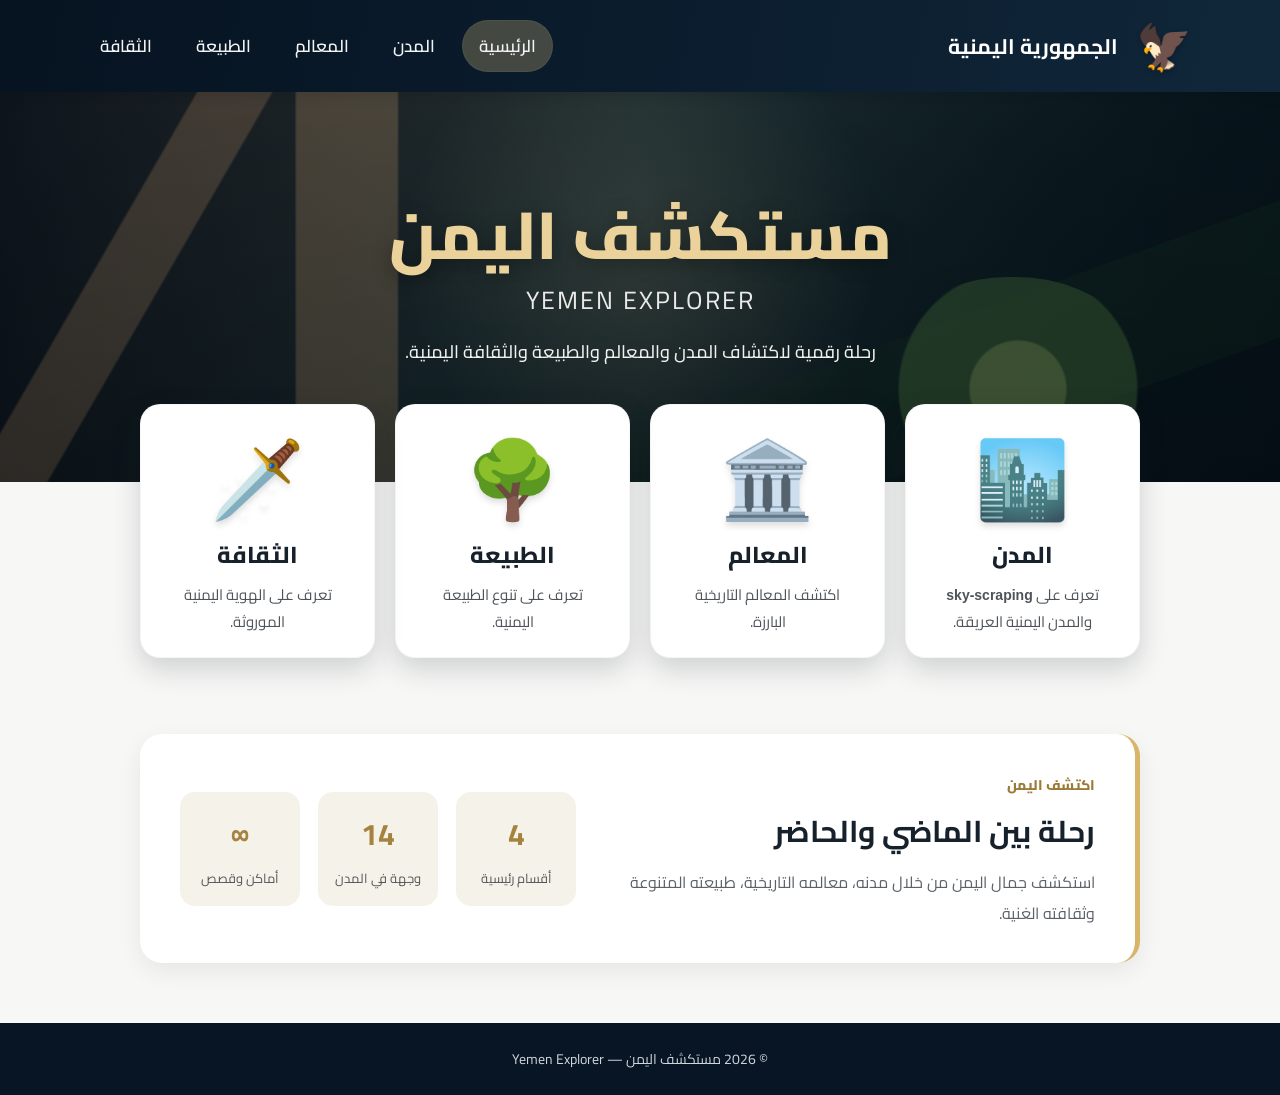
<file: Yemen-Explorer-Cities/Yemen-Explorer-Full-Corrected/index.html>
<!DOCTYPE html>
<html lang="ar" dir="rtl">

<head>

    <meta charset="UTF-8">

    <meta name="viewport" content="width=device-width, initial-scale=1.0">

    <title>مستكشف اليمن</title>

    <!-- ==================== CSS العام ==================== -->
    <link rel="stylesheet" href="css/main.css">

</head>
<body>

    <header class="navbar">
        <div class="brand">
            <div class="emblem" aria-label="شعار اليمن">
                <span class="eagle">🦅</span>
            </div>
            <span>الجمهورية اليمنية</span>
        </div>

        <nav class="nav-links">
            <a class="active" href="index.html">الرئيسية</a>
            <a href="pages/cities.html">المدن</a>
            <a href="pages/landmarks.html">المعالم</a>
            <a href="pages/nature.html">الطبيعة</a>
            <a href="pages/culture.html">الثقافة</a>
        </nav>
    </header>

    <main>
        <section class="hero">
            <div class="hero-overlay"></div>
            <div class="hero-content">
                <h1>مستكشف اليمن</h1>
                <p class="english-title">YEMEN EXPLORER</p>
                <p class="subtitle">رحلة رقمية لاكتشاف المدن والمعالم والطبيعة والثقافة اليمنية.</p>
            </div>
        </section>

        <section class="categories">
            <a class="category-card" href="pages/cities.html">
                <div class="illustration city-art">
                    <span>🏙️</span>
                </div>
                <h2>المدن</h2>
                <p>تعرف على <b>sky-scraping</b><br>والمدن اليمنية العريقة.</p>
            </a>

            <a class="category-card" href="pages/landmarks.html">
                <div class="illustration landmark-art">
                    <span>🏛️</span>
                </div>
                <h2>المعالم</h2>
                <p>اكتشف المعالم التاريخية<br>البارزة.</p>
            </a>

            <a class="category-card" href="pages/nature.html">
                <div class="illustration nature-art">
                    <span>🌳</span>
                </div>
                <h2>الطبيعة</h2>
                <p>تعرف على تنوع الطبيعة<br>اليمنية.</p>
            </a>

            <a class="category-card" href="pages/culture.html">
                <div class="illustration culture-art">
                    <span>🗡️</span>
                </div>
                <h2>الثقافة</h2>
                <p>تعرف على الهوية اليمنية<br>الموروثة.</p>
            </a>
        </section>

        <section class="welcome">
            <div>
                <span class="section-label">اكتشف اليمن</span>
                <h2>رحلة بين الماضي والحاضر</h2>
                <p>استكشف جمال اليمن من خلال مدنه، معالمه التاريخية، طبيعته المتنوعة وثقافته الغنية.</p>
            </div>
            <div class="mini-stats">
                <div><strong>4</strong><span>أقسام رئيسية</span></div>
                <div><strong>14</strong><span>وجهة في المدن</span></div>
                <div><strong>∞</strong><span>أماكن وقصص</span></div>
            </div>
        </section>
    </main>

    <footer>
        <p>© 2026 مستكشف اليمن — Yemen Explorer</p>
    </footer>

</body>
</html>
</file>
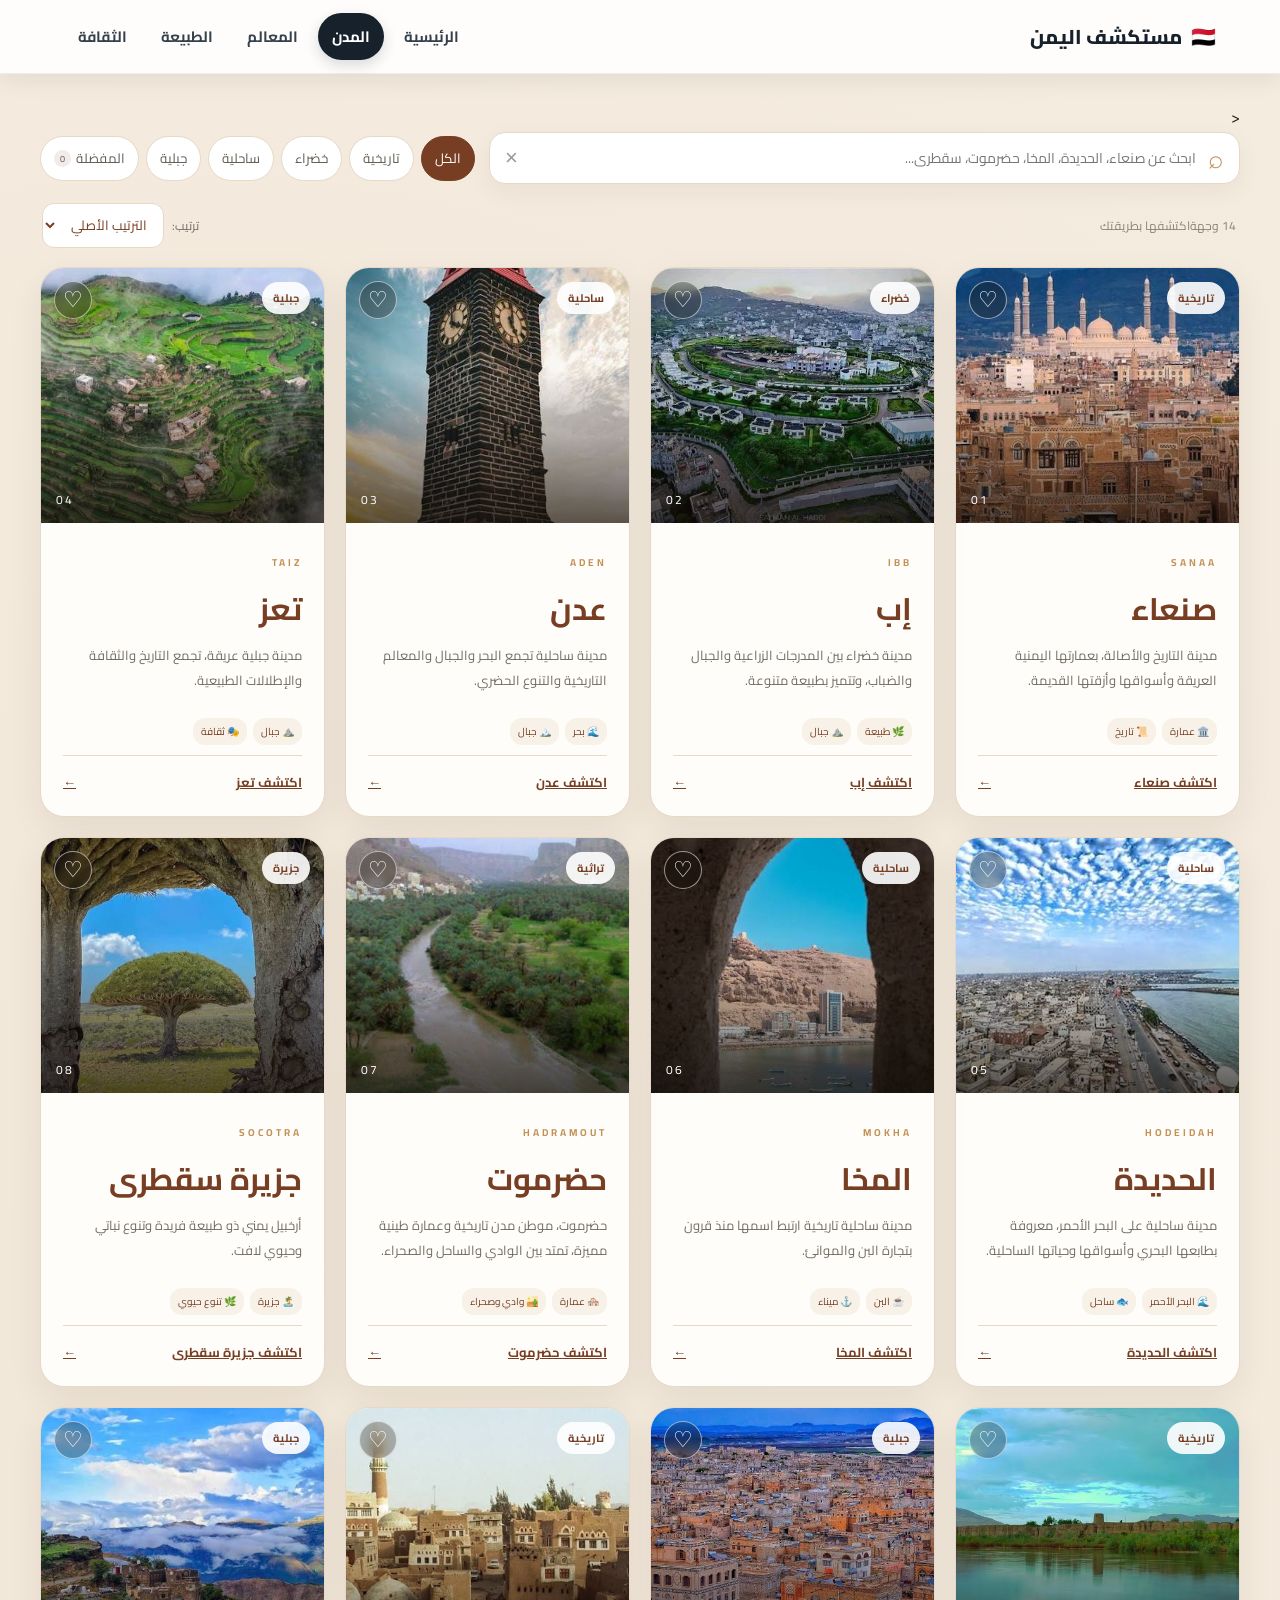
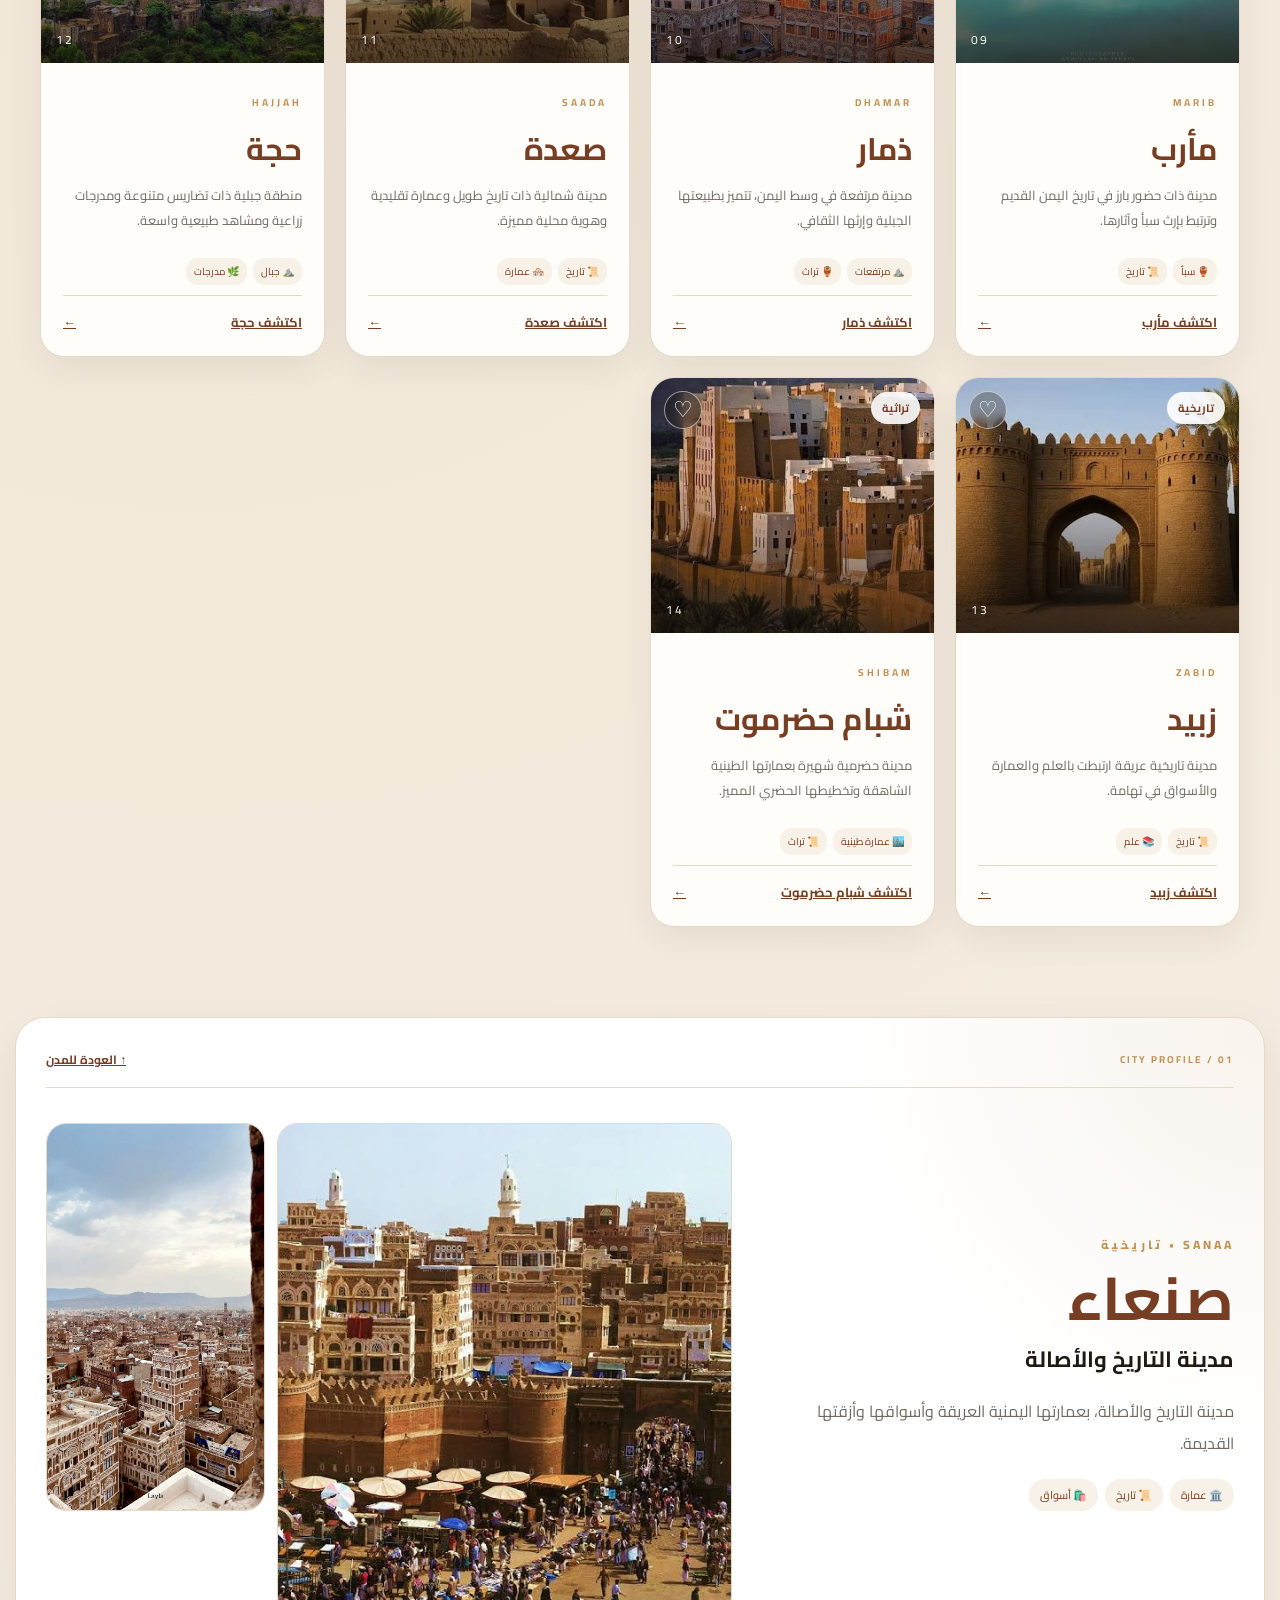
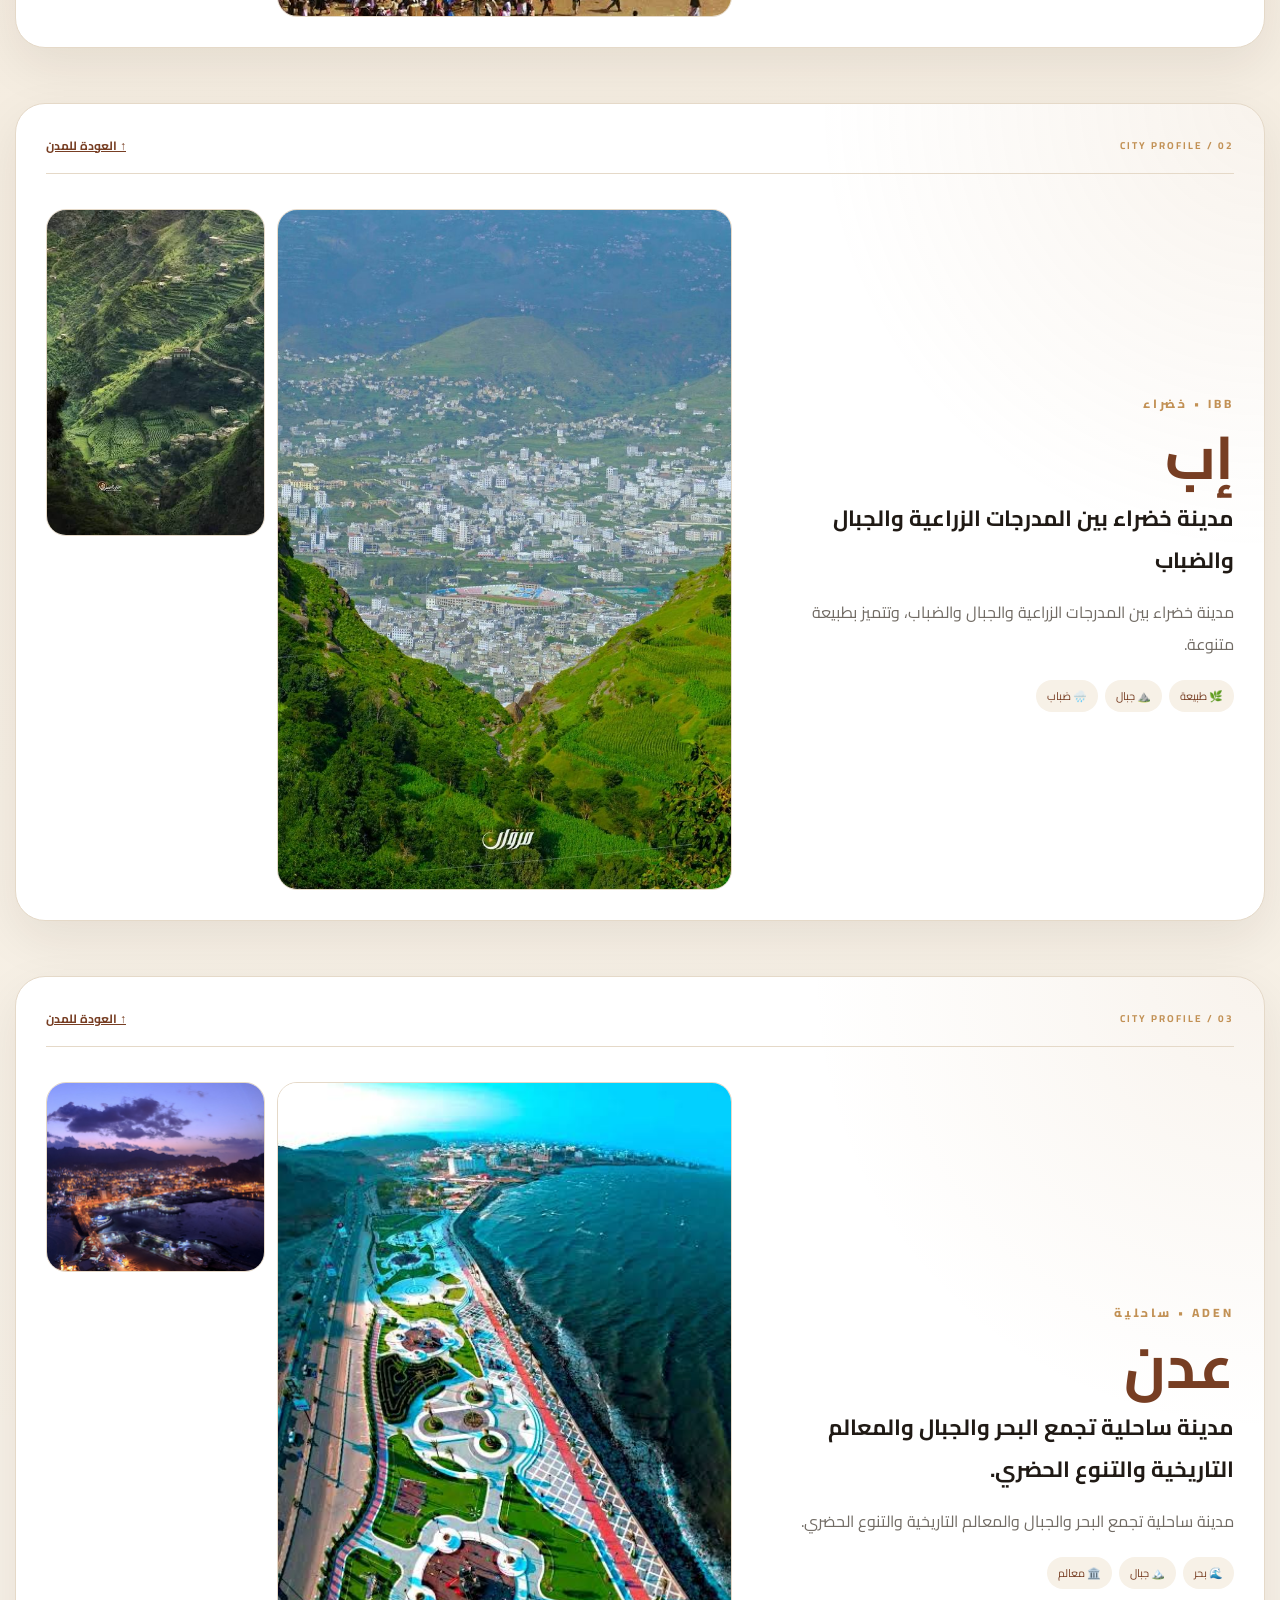
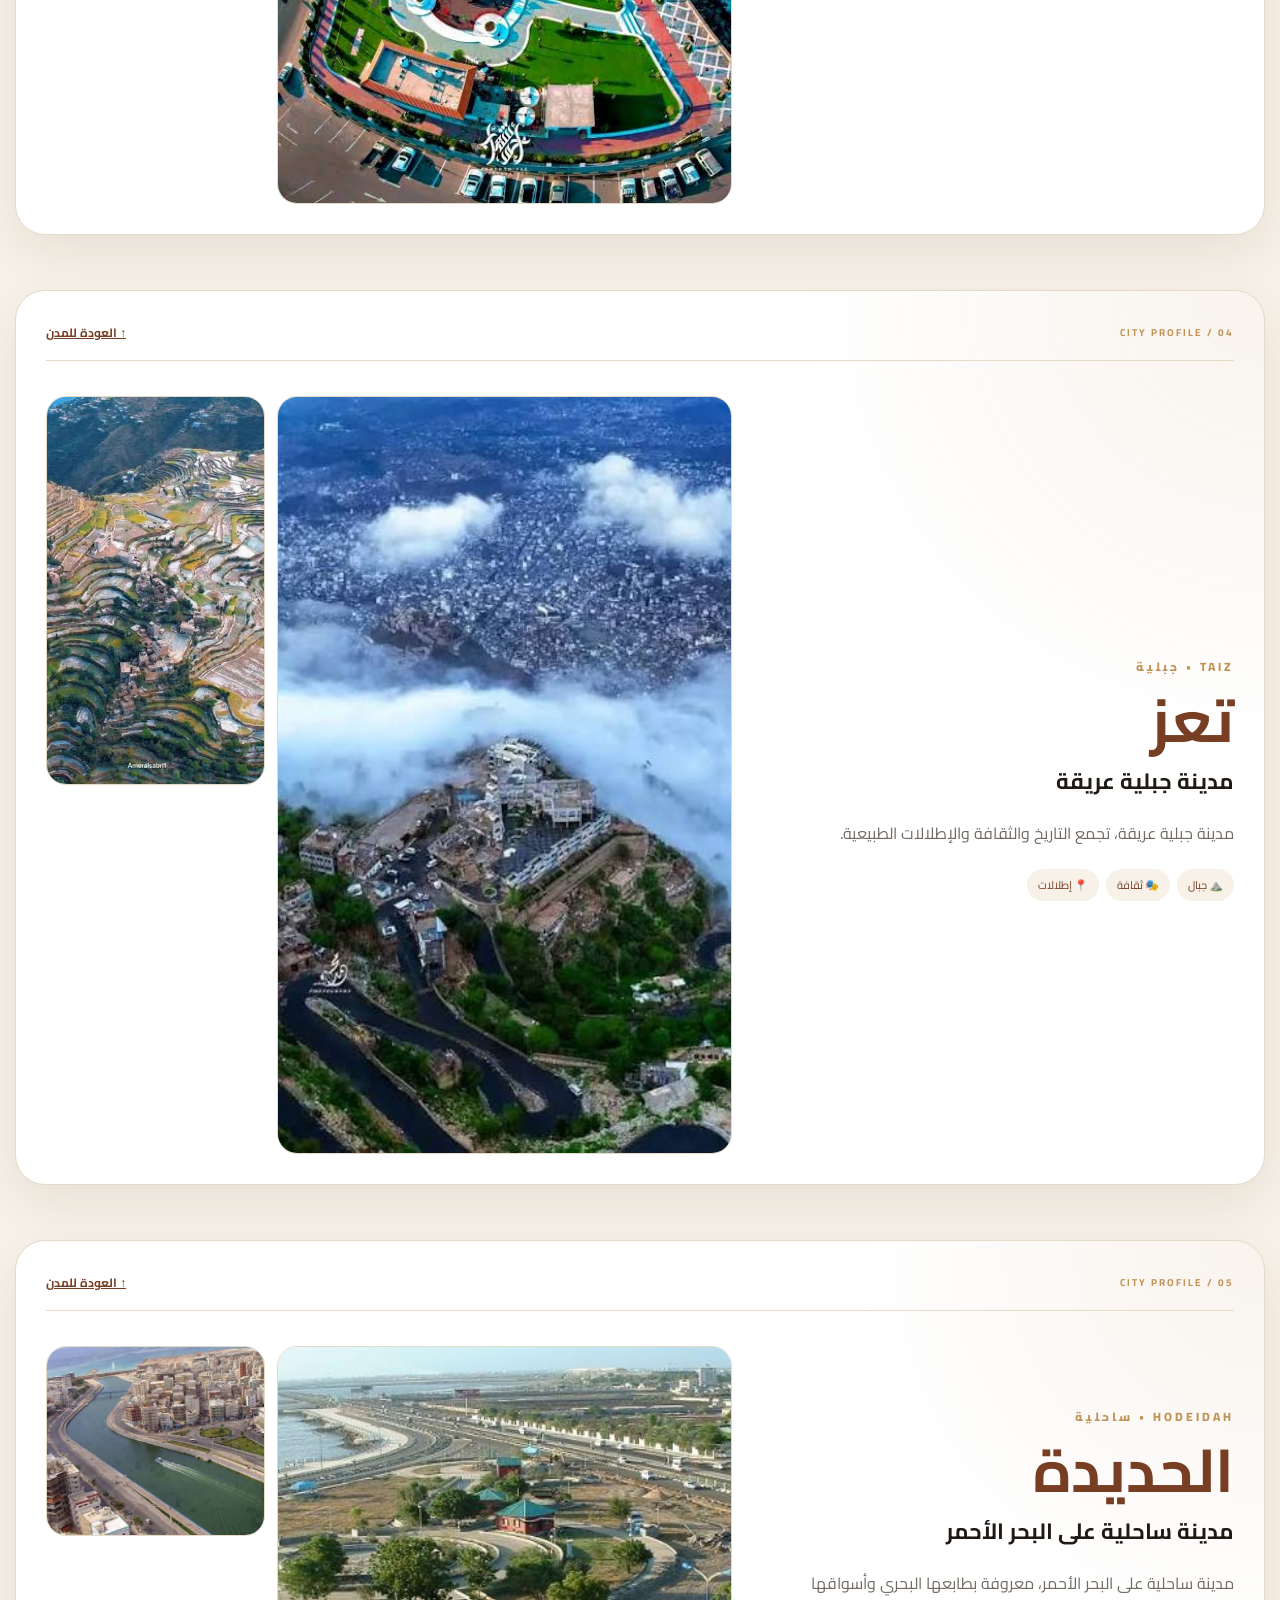
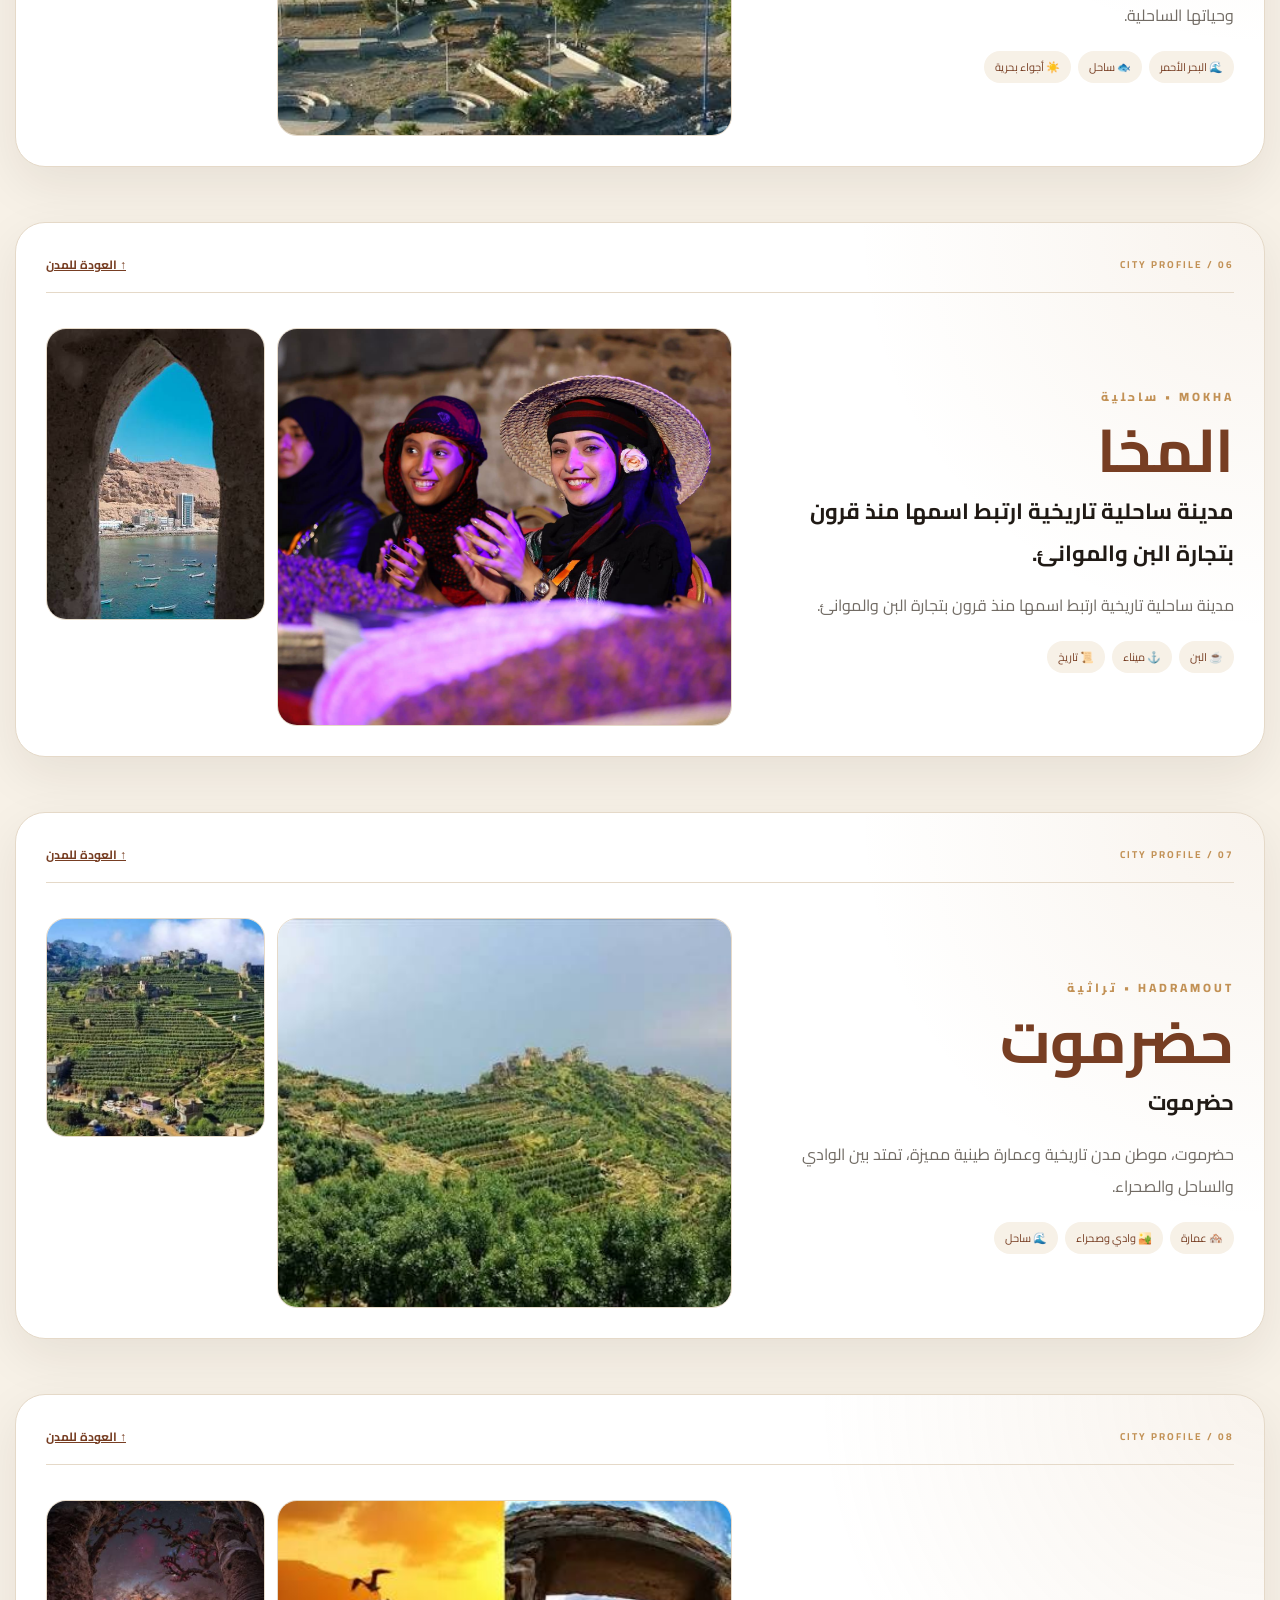
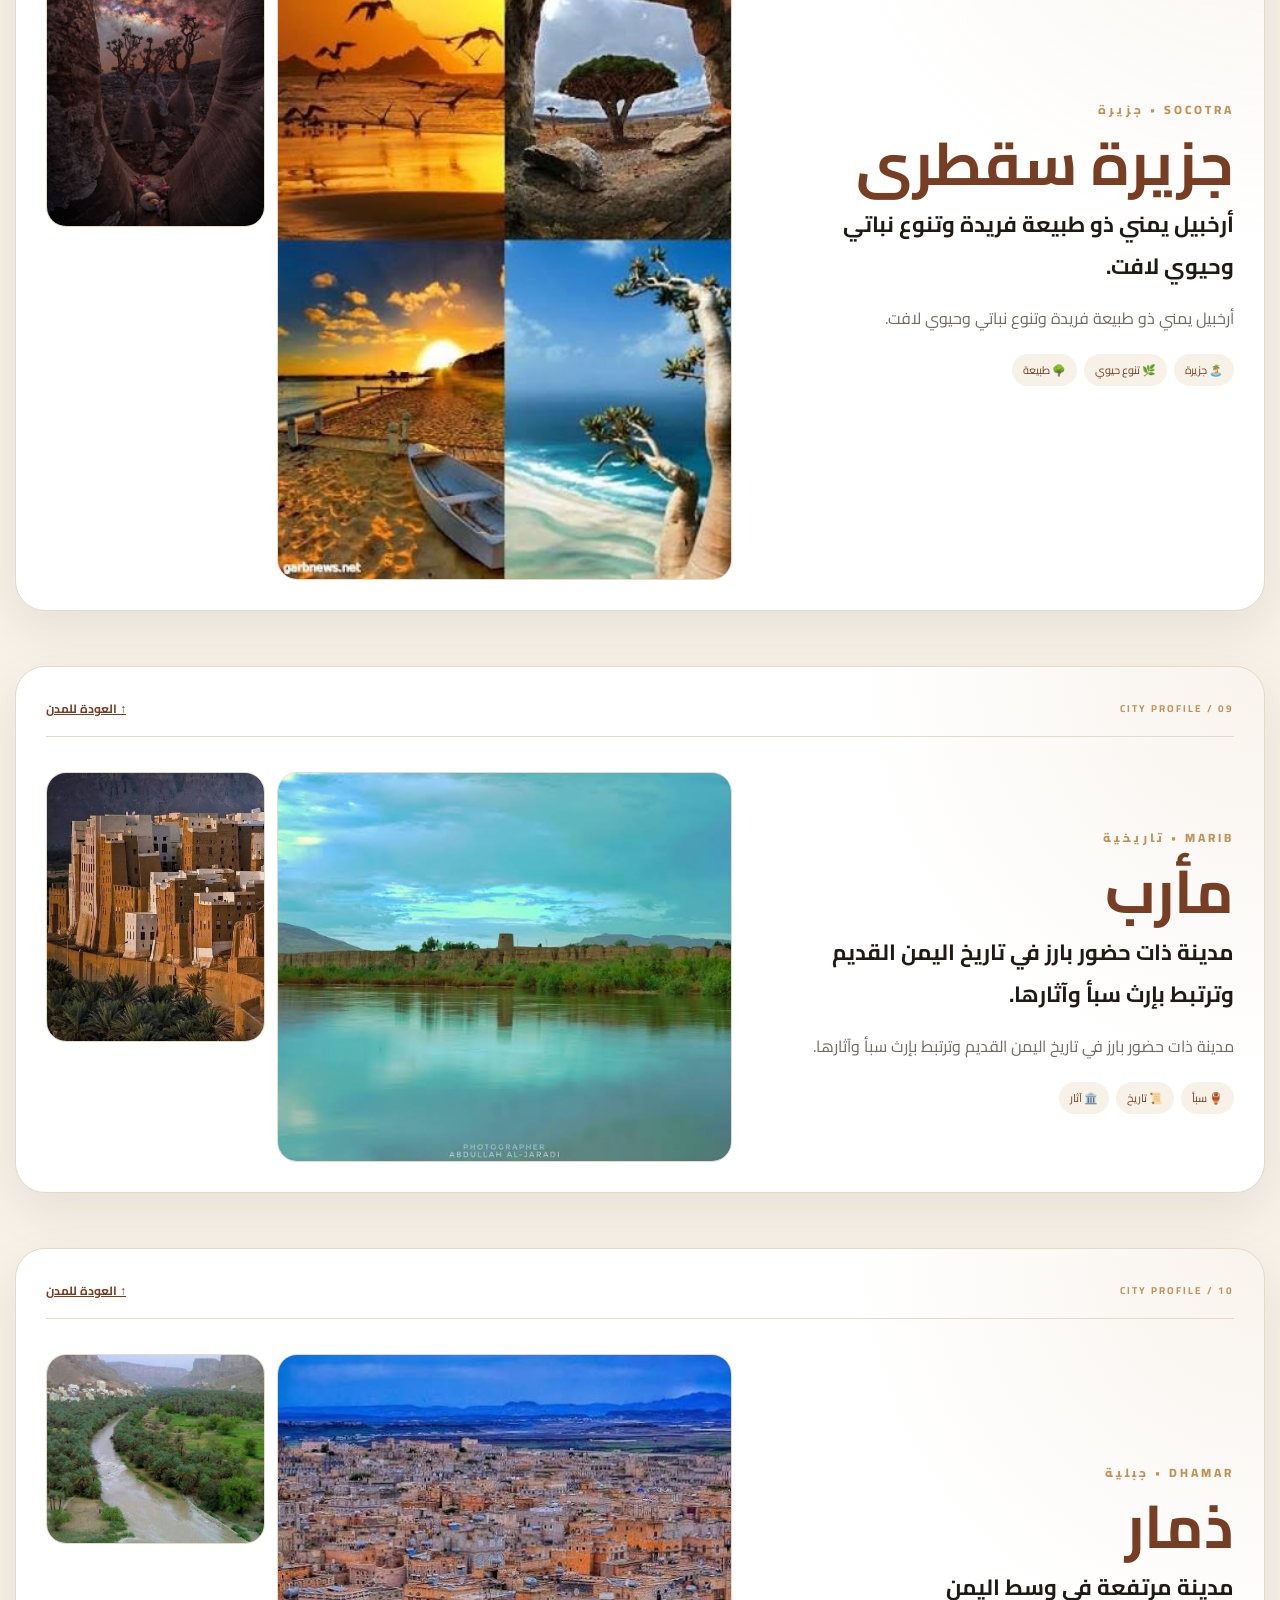
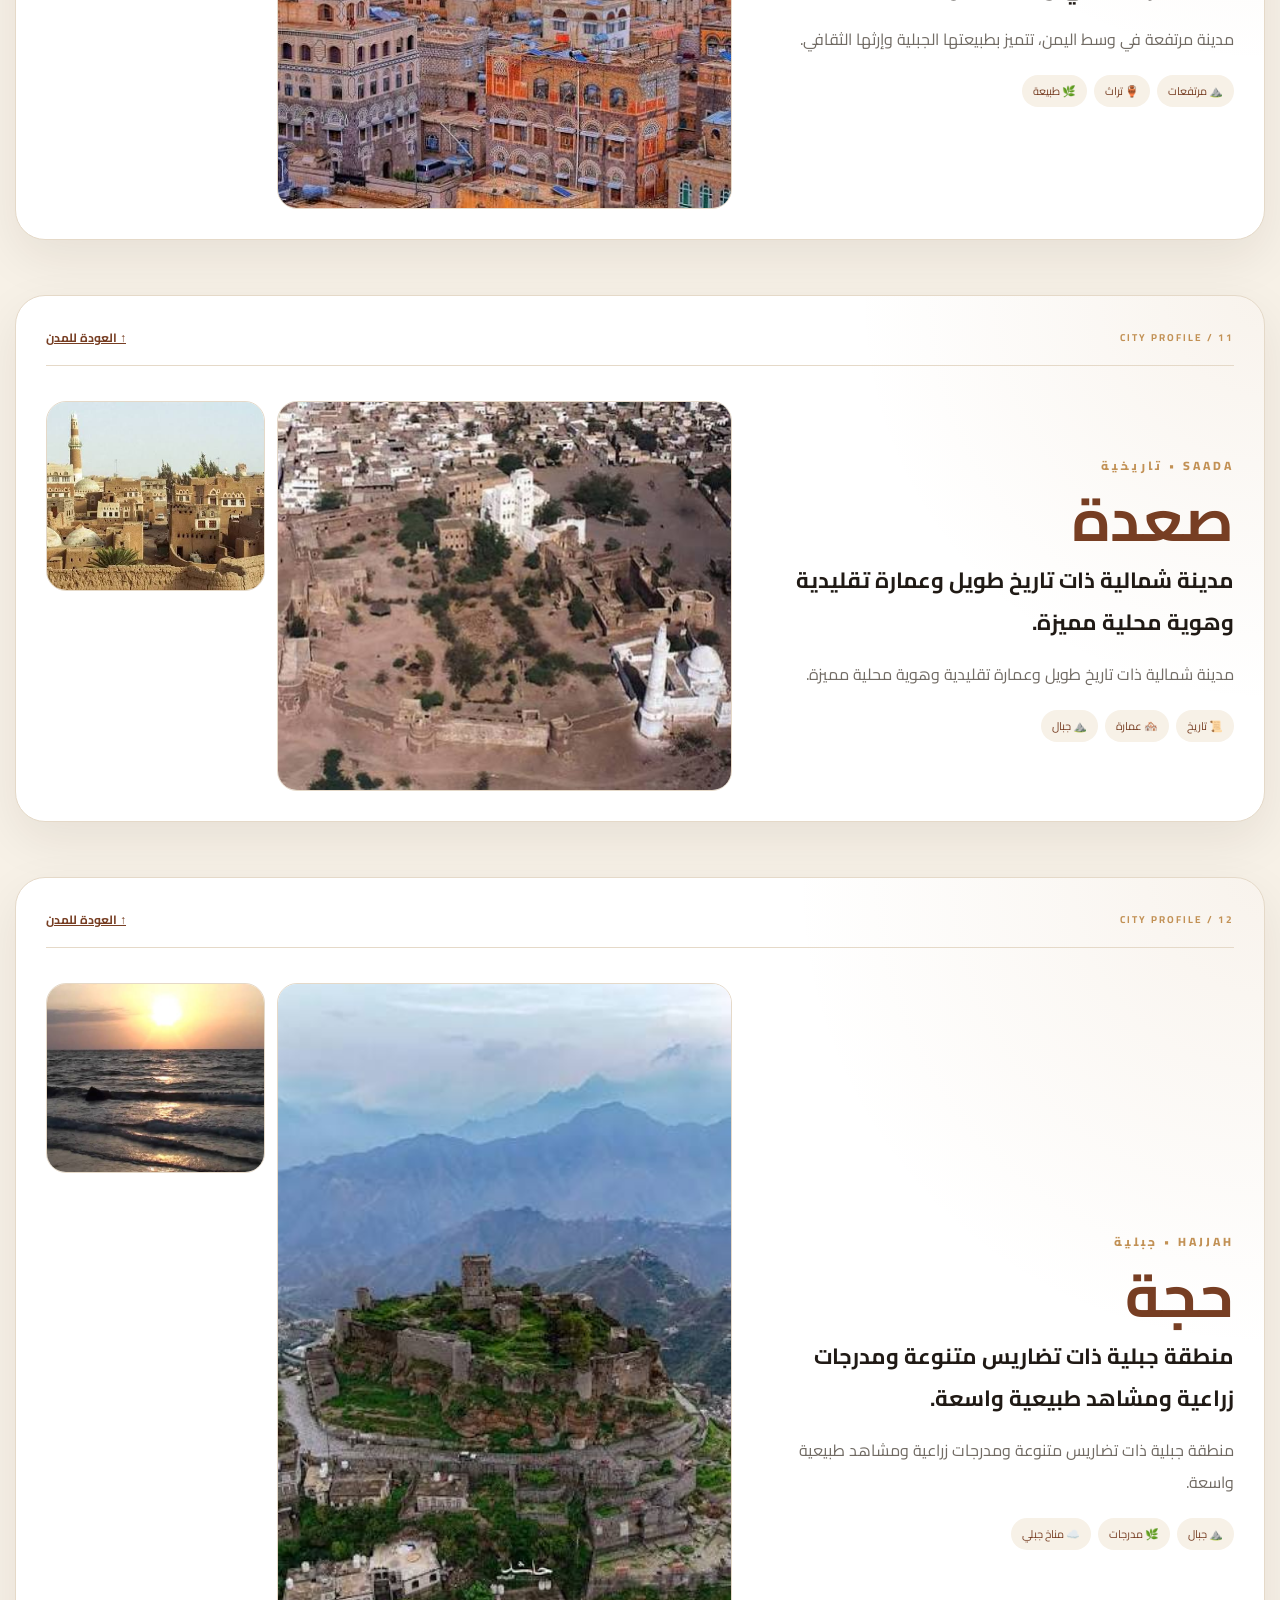
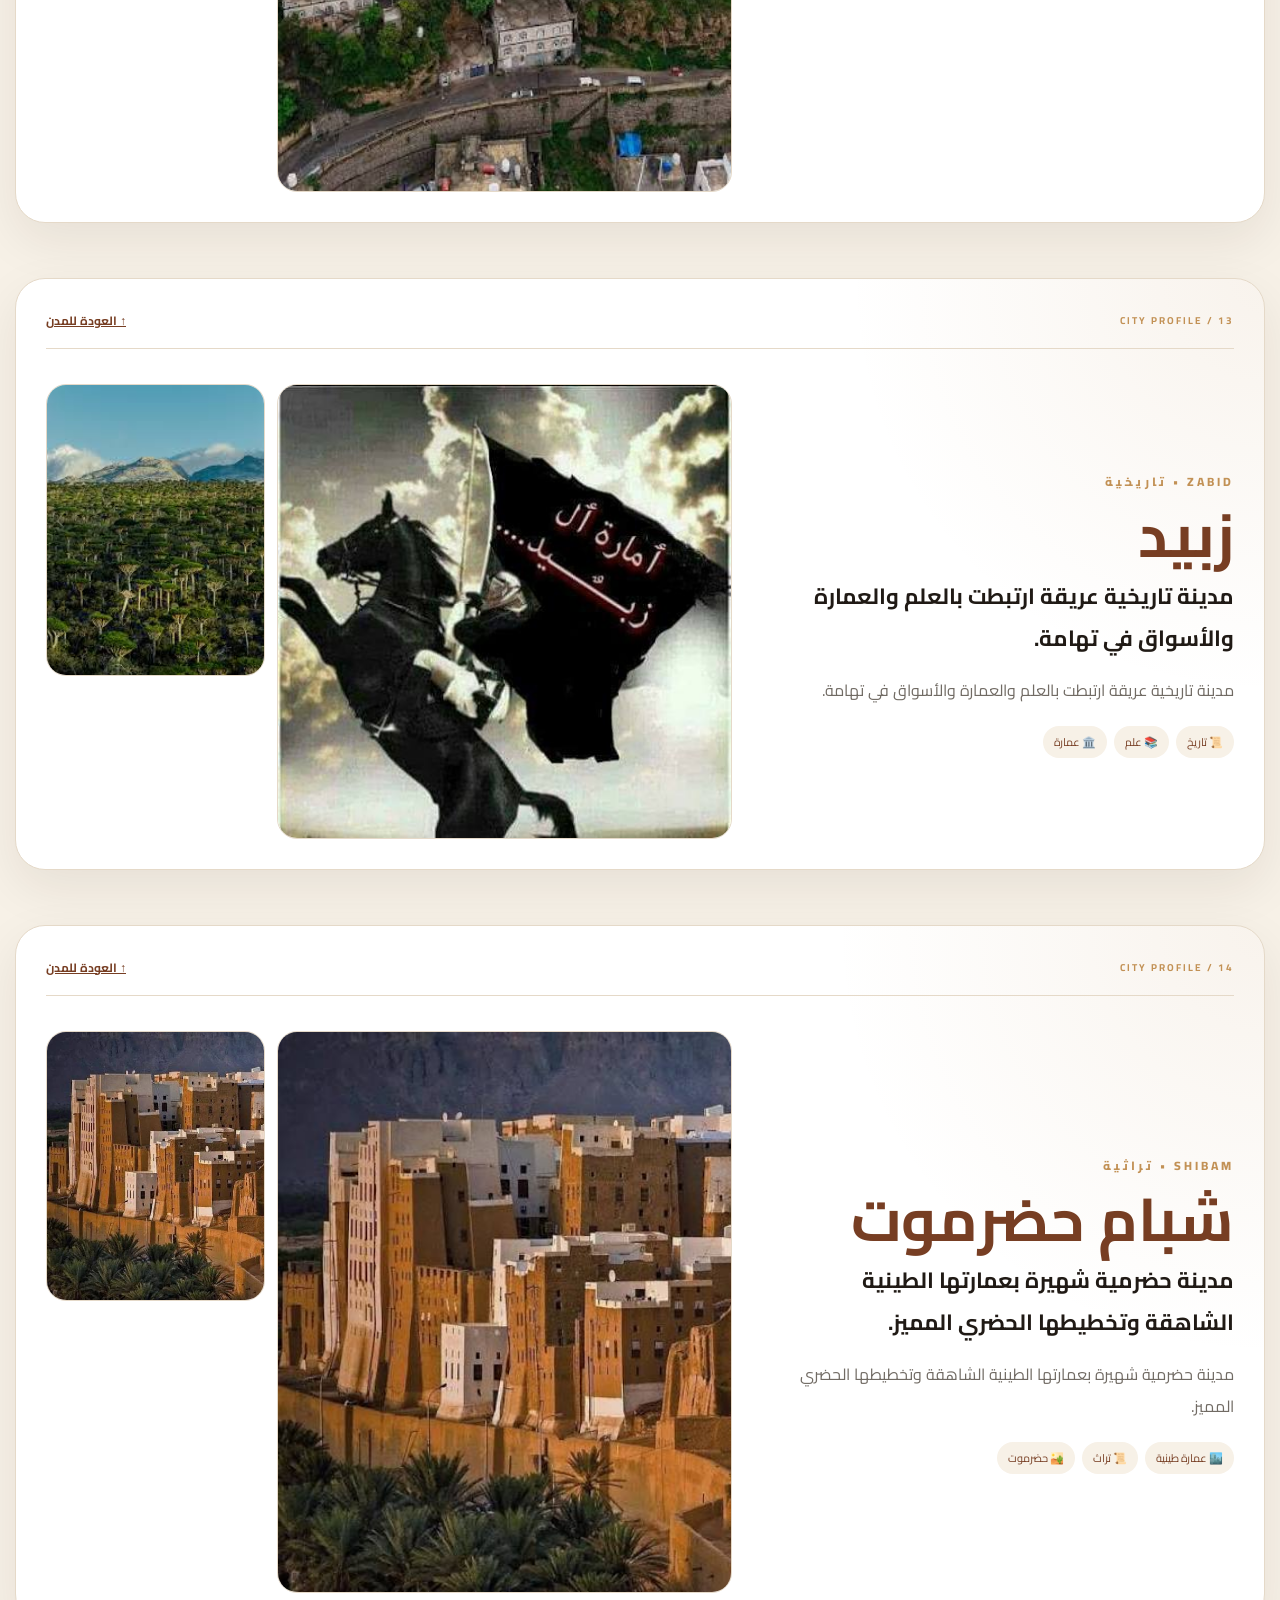
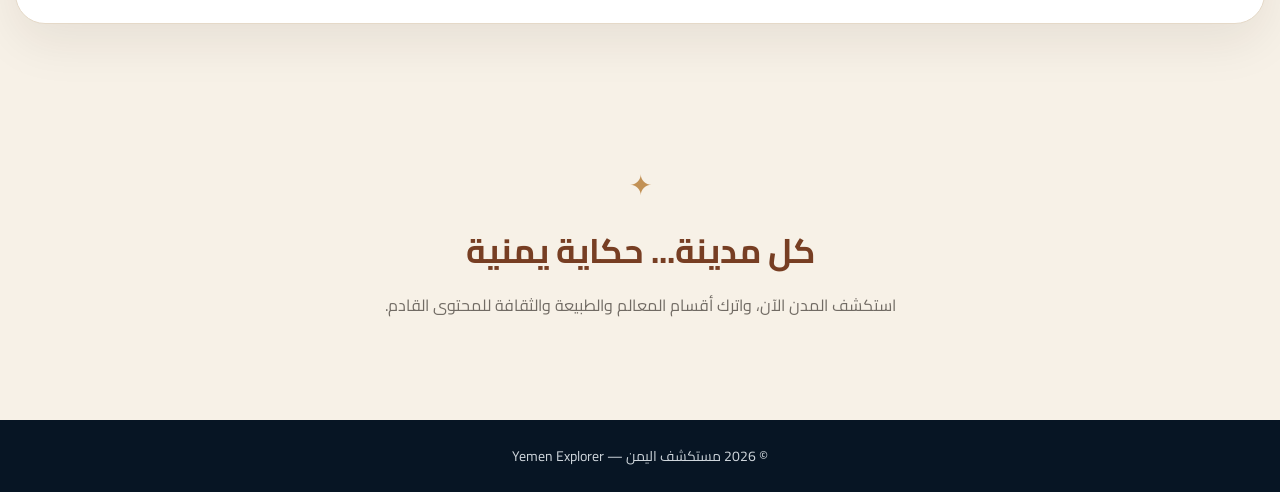
<file: Yemen-Explorer-Cities/Yemen-Explorer-Full-Corrected/pages/cities.html>
<!DOCTYPE html>
<html lang="ar" dir="rtl">
<head>
    <meta charset="UTF-8">
    <meta name="viewport" content="width=device-width, initial-scale=1.0">
    <meta name="description" content="مستكشف اليمن — دليل تفاعلي لمدن ووجهات اليمن.">
    <title>المدن اليمنية | مستكشف اليمن</title>
    <link rel="stylesheet" href="../css/main.css">
    <link rel="stylesheet" href="../css/cities.css">
</head>
<body>
<header class="site-header">
    <a class="logo" href="../index.html">🇾🇪 <span>مستكشف اليمن</span></a>
    <nav aria-label="التنقل الرئيسي">
        <a href="../index.html">الرئيسية</a>
        <a class="active" href="cities.html">المدن</a>
        <a href="landmarks.html">المعالم</a>
        <a href="nature.html">الطبيعة</a>
        <a href="culture.html">الثقافة</a>
    </nav>
</header>

<main>
    

<section class="explorer-section"> <
    <div class="tools">
        <div class="search-box"> 
            <span>⌕</span>
            <input id="citySearch" type="search" autocomplete="off" placeholder="ابحث عن صنعاء، الحديدة، المخا، حضرموت، سقطرى...">
            <button id="clearSearch" aria-label="مسح البحث">×</button> 
        </div>
        <div class="filters">
            <button class="filter active" data-filter="all">الكل</button>
            <button class="filter" data-filter="historic">تاريخية</button>
            <button class="filter" data-filter="green">خضراء</button>
            <button class="filter" data-filter="coastal">ساحلية</button>
            <button class="filter" data-filter="mountain">جبلية</button>
            <button class="filter" data-filter="favorites">المفضلة <span id="favCount">0</span></button>
        </div>
    </div>

    <div class="control-row">
        <div class="result-line"><span id="resultCount">14 وجهة</span><span>اكتشفها بطريقتك</span></div>
        <div class="sort-box">
            <label for="citySort">ترتيب:</label>
            <select id="citySort"><option value="default">الترتيب الأصلي</option><option value="az">الاسم أ–ي</option><option value="za">الاسم ي–أ</option></select>
        </div>
    </div>

    <div class="city-grid" id="cityGrid">
                <article class="city-card featured" data-city="صنعاء" data-en="SANAA" data-tags="historic"> <!--حاويه رىيسيه  تستخدم لتمثيل كارت مستقل  صنعاء هنا لخاصيه البحث مربوك في جافا-->
                    <div class="card-image">
                        <img src="../images/senaa1.jpeg" alt="صنعاء" loading="lazy"><!--الصوره ةتنسيقاتها loading  لتحسين سرعه الموقع المربع-->
                        <div class="image-shade"></div>
                        <span class="badge">تاريخية</span>
                        <button class="favorite" type="button" aria-label="إضافة صنعاء للمفضلة" aria-pressed="false">♡</button><!--طبقه تضليل شفافه لجعل النصوص  والايقونات عامه واضافه للمفضله-->
                        <span class="number">01</span>
                    </div>
                    <div class="card-body"><!--قايمه للعرض توضيح تحت الصوره-->
                        <span class="city-en">SANAA</span>
                        <h3>صنعاء</h3>
                        <p>مدينة التاريخ والأصالة، بعمارتها اليمنية العريقة وأسواقها وأزقتها القديمة.</p>
                        <div class="mini-tags"><span>🏛️ عمارة</span><span>📜 تاريخ</span></div>
                        <a href="#sanaa" class="discover-btn">اكتشف صنعاء <b>←</b></a><!--رابط داخلي للنقل الي مكان صنعاء-->
                    </div>
                </article>

                <article class="city-card " data-city="إب" data-en="IBB" data-tags="green mountain">
                    <div class="card-image">
                        <img src="../images/ab1.jpeg" alt="إب" loading="lazy">
                        <div class="image-shade"></div>
                        <span class="badge">خضراء</span>
                        <button class="favorite" type="button" aria-label="إضافة إب للمفضلة" aria-pressed="false">♡</button>
                        <span class="number">02</span>
                    </div>
                    <div class="card-body">
                        <span class="city-en">IBB</span>
                        <h3>إب</h3>
                        <p>مدينة خضراء بين المدرجات الزراعية والجبال والضباب، وتتميز بطبيعة متنوعة.</p>
                        <div class="mini-tags"><span>🌿 طبيعة</span><span>⛰️ جبال</span></div>
                        <a href="#ibb" class="discover-btn">اكتشف إب <b>←</b></a>
                    </div>
                </article>

                <article class="city-card " data-city="عدن" data-en="ADEN" data-tags="coastal">
                    <div class="card-image">
                        <img src="../images/aden1.jpeg" alt="عدن" loading="lazy">
                        <div class="image-shade"></div>
                        <span class="badge">ساحلية</span>
                        <button class="favorite" type="button" aria-label="إضافة عدن للمفضلة" aria-pressed="false">♡</button>
                        <span class="number">03</span>
                    </div>
                    <div class="card-body">
                        <span class="city-en">ADEN</span>
                        <h3>عدن</h3>
                        <p>مدينة ساحلية تجمع البحر والجبال والمعالم التاريخية والتنوع الحضري.</p>
                        <div class="mini-tags"><span>🌊 بحر</span><span>🏔️ جبال</span></div>
                        <a href="#aden" class="discover-btn">اكتشف عدن <b>←</b></a>
                    </div>
                </article>

                <article class="city-card " data-city="تعز" data-en="TAIZ" data-tags="mountain historic">
                    <div class="card-image">
                        <img src="../images/tez1.jpeg" alt="تعز" loading="lazy">
                        <div class="image-shade"></div>
                        <span class="badge">جبلية</span>
                        <button class="favorite" type="button" aria-label="إضافة تعز للمفضلة" aria-pressed="false">♡</button>
                        <span class="number">04</span>
                    </div>
                    <div class="card-body">
                        <span class="city-en">TAIZ</span>
                        <h3>تعز</h3>
                        <p>مدينة جبلية عريقة، تجمع التاريخ والثقافة والإطلالات الطبيعية.</p>
                        <div class="mini-tags"><span>⛰️ جبال</span><span>🎭 ثقافة</span></div>
                        <a href="#taiz" class="discover-btn">اكتشف تعز <b>←</b></a>
                    </div>
                </article>

                <article class="city-card " data-city="الحديدة" data-en="HODEIDAH" data-tags="coastal">
                    <div class="card-image">
                        <img src="../images/alh1.jpeg" alt="الحديدة" loading="lazy">
                        <div class="image-shade"></div>
                        <span class="badge">ساحلية</span>
                        <button class="favorite" type="button" aria-label="إضافة الحديدة للمفضلة" aria-pressed="false">♡</button>
                        <span class="number">05</span>
                    </div>
                    <div class="card-body">
                        <span class="city-en">HODEIDAH</span>
                        <h3>الحديدة</h3>
                        <p>مدينة ساحلية على البحر الأحمر، معروفة بطابعها البحري وأسواقها وحياتها الساحلية.</p>
                        <div class="mini-tags"><span>🌊 البحر الأحمر</span><span>🐟 ساحل</span></div>
                        <a href="#hodeidah" class="discover-btn">اكتشف الحديدة <b>←</b></a>
                    </div>
                </article>

                <article class="city-card " data-city="المخا" data-en="MOKHA" data-tags="coastal historic">
                    <div class="card-image">
                        <img src="../images/ma1.jpeg" alt="المخا" loading="lazy">
                        <div class="image-shade"></div>
                        <span class="badge">ساحلية</span>
                        <button class="favorite" type="button" aria-label="إضافة المخا للمفضلة" aria-pressed="false">♡</button>
                        <span class="number">06</span>
                    </div>
                    <div class="card-body">
                        <span class="city-en">MOKHA</span>
                        <h3>المخا</h3>
                        <p>مدينة ساحلية تاريخية ارتبط اسمها منذ قرون بتجارة البن والموانئ.</p>
                        <div class="mini-tags"><span>☕ البن</span><span>⚓ ميناء</span></div>
                        <a href="#mokha" class="discover-btn">اكتشف المخا <b>←</b></a>
                    </div>
                </article>

                <article class="city-card " data-city="حضرموت" data-en="HADRAMOUT" data-tags="historic coastal mountain">
                    <div class="card-image">
                        <img src="../images/ha1.jpeg" alt="حضرموت" loading="lazy">
                        <div class="image-shade"></div>
                        <span class="badge">تراثية</span>
                        <button class="favorite" type="button" aria-label="إضافة حضرموت للمفضلة" aria-pressed="false">♡</button>
                        <span class="number">07</span>
                    </div>
                    <div class="card-body">
                        <span class="city-en">HADRAMOUT</span>
                        <h3>حضرموت</h3>
                        <p>حضرموت، موطن مدن تاريخية وعمارة طينية مميزة، تمتد بين الوادي والساحل والصحراء.</p>
                        <div class="mini-tags"><span>🏘️ عمارة</span><span>🏜️ وادي وصحراء</span></div>
                        <a href="#hadramout" class="discover-btn">اكتشف حضرموت <b>←</b></a>
                    </div>
                </article>

                <article class="city-card " data-city="جزيرة سقطرى" data-en="SOCOTRA" data-tags="coastal green">
                    <div class="card-image">
                        <img src="../images/sk1.jpeg" alt="جزيرة سقطرى" loading="lazy">
                        <div class="image-shade"></div>
                        <span class="badge">جزيرة</span>
                        <button class="favorite" type="button" aria-label="إضافة جزيرة سقطرى للمفضلة" aria-pressed="false">♡</button>
                        <span class="number">08</span>
                    </div>
                    <div class="card-body">
                        <span class="city-en">SOCOTRA</span>
                        <h3>جزيرة سقطرى</h3>
                        <p>أرخبيل يمني ذو طبيعة فريدة وتنوع نباتي وحيوي لافت.</p>
                        <div class="mini-tags"><span>🏝️ جزيرة</span><span>🌿 تنوع حيوي</span></div>
                        <a href="#socotra" class="discover-btn">اكتشف جزيرة سقطرى <b>←</b></a>
                    </div>
                </article>

                <article class="city-card " data-city="مأرب" data-en="MARIB" data-tags="historic">
                    <div class="card-image">
                        <img src="../images/mar1.jpeg" alt="مأرب" loading="lazy">
                        <div class="image-shade"></div>
                        <span class="badge">تاريخية</span>
                        <button class="favorite" type="button" aria-label="إضافة مأرب للمفضلة" aria-pressed="false">♡</button>
                        <span class="number">09</span>
                    </div>
                    <div class="card-body">
                        <span class="city-en">MARIB</span>
                        <h3>مأرب</h3>
                        <p>مدينة ذات حضور بارز في تاريخ اليمن القديم وترتبط بإرث سبأ وآثارها.</p>
                        <div class="mini-tags"><span>🏺 سبأ</span><span>📜 تاريخ</span></div>
                        <a href="#marib" class="discover-btn">اكتشف مأرب <b>←</b></a>
                    </div>
                </article>

                <article class="city-card " data-city="ذمار" data-en="DHAMAR" data-tags="mountain historic">
                    <div class="card-image">
                        <img src="../images/the1.jpeg" alt="ذمار" loading="lazy">
                        <div class="image-shade"></div>
                        <span class="badge">جبلية</span>
                        <button class="favorite" type="button" aria-label="إضافة ذمار للمفضلة" aria-pressed="false">♡</button>
                        <span class="number">10</span>
                    </div>
                    <div class="card-body">
                        <span class="city-en">DHAMAR</span>
                        <h3>ذمار</h3>
                        <p>مدينة مرتفعة في وسط اليمن، تتميز بطبيعتها الجبلية وإرثها الثقافي.</p>
                        <div class="mini-tags"><span>⛰️ مرتفعات</span><span>🏺 تراث</span></div>
                        <a href="#dhamar" class="discover-btn">اكتشف ذمار <b>←</b></a>
                    </div>
                </article>

                <article class="city-card " data-city="صعدة" data-en="SAADA" data-tags="historic mountain">
                    <div class="card-image">
                        <img src="../images/sa2.jpeg" alt="صعدة" loading="lazy">
                        <div class="image-shade"></div>
                        <span class="badge">تاريخية</span>
                        <button class="favorite" type="button" aria-label="إضافة صعدة للمفضلة" aria-pressed="false">♡</button>
                        <span class="number">11</span>
                    </div>
                    <div class="card-body">
                        <span class="city-en">SAADA</span>
                        <h3>صعدة</h3>
                        <p>مدينة شمالية ذات تاريخ طويل وعمارة تقليدية وهوية محلية مميزة.</p>
                        <div class="mini-tags"><span>📜 تاريخ</span><span>🏘️ عمارة</span></div>
                        <a href="#saada" class="discover-btn">اكتشف صعدة <b>←</b></a>
                    </div>
                </article>

                <article class="city-card " data-city="حجة" data-en="HAJJAH" data-tags="mountain green">
                    <div class="card-image">
                        <img src="../images/hag1.jpeg" alt="حجة" loading="lazy">
                        <div class="image-shade"></div>
                        <span class="badge">جبلية</span>
                        <button class="favorite" type="button" aria-label="إضافة حجة للمفضلة" aria-pressed="false">♡</button>
                        <span class="number">12</span>
                    </div>
                    <div class="card-body">
                        <span class="city-en">HAJJAH</span>
                        <h3>حجة</h3>
                        <p>منطقة جبلية ذات تضاريس متنوعة ومدرجات زراعية ومشاهد طبيعية واسعة.</p>
                        <div class="mini-tags"><span>⛰️ جبال</span><span>🌿 مدرجات</span></div>
                        <a href="#hajjah" class="discover-btn">اكتشف حجة <b>←</b></a>
                    </div>
                </article>

                <article class="city-card " data-city="زبيد" data-en="ZABID" data-tags="historic">
                    <div class="card-image">
                        <img src="../images/za1.jpeg" alt="زبيد" loading="lazy">
                        <div class="image-shade"></div>
                        <span class="badge">تاريخية</span>
                        <button class="favorite" type="button" aria-label="إضافة زبيد للمفضلة" aria-pressed="false">♡</button>
                        <span class="number">13</span>
                    </div>
                    <div class="card-body">
                        <span class="city-en">ZABID</span>
                        <h3>زبيد</h3>
                        <p>مدينة تاريخية عريقة ارتبطت بالعلم والعمارة والأسواق في تهامة.</p>
                        <div class="mini-tags"><span>📜 تاريخ</span><span>📚 علم</span></div>
                        <a href="#zabid" class="discover-btn">اكتشف زبيد <b>←</b></a>
                    </div>
                </article>

                <article class="city-card " data-city="شبام حضرموت" data-en="SHIBAM" data-tags="historic mountain">
                    <div class="card-image">
                        <img src="../images/sh1.jpeg" alt="شبام حضرموت" loading="lazy">
                        <div class="image-shade"></div>
                        <span class="badge">تراثية</span>
                        <button class="favorite" type="button" aria-label="إضافة شبام حضرموت للمفضلة" aria-pressed="false">♡</button>
                        <span class="number">14</span>
                    </div>
                    <div class="card-body">
                        <span class="city-en">SHIBAM</span>
                        <h3>شبام حضرموت</h3>
                        <p>مدينة حضرمية شهيرة بعمارتها الطينية الشاهقة وتخطيطها الحضري المميز.</p>
                        <div class="mini-tags"><span>🏙️ عمارة طينية</span><span>📜 تراث</span></div>
                        <a href="#shibam" class="discover-btn">اكتشف شبام حضرموت <b>←</b></a>
                    </div>
                </article>
    </div>
    <div id="emptyState" class="empty-state" hidden>
        <div>⌕</div><h3>لم نجد وجهة بهذا الاسم</h3><p>جرّب اسمًا آخر أو اضغط «الكل» لإظهار جميع المدن.</p>
        <button id="resetSearch" class="reset-btn">إظهار الجميع</button>
    </div>
</section>

<div class="city-details">
        <section class="city-detail" id="sanaa">
            <div class="detail-top">
                <span class="detail-number">01 / CITY PROFILE</span>
                <a href="#cityGrid">↑ العودة للمدن</a>
            </div>
            <div class="detail-grid">
                <div class="detail-copy">
                    <span class="detail-kicker">SANAA • تاريخية</span>
                    <h2>صنعاء</h2>
                    <h3>مدينة التاريخ والأصالة</h3>
                    <p>مدينة التاريخ والأصالة، بعمارتها اليمنية العريقة وأسواقها وأزقتها القديمة.</p>
                    <div class="info-pills"><span>🏛️ عمارة</span><span>📜 تاريخ</span><span>🛍️ أسواق</span></div>
                </div>
                <div class="detail-gallery">
                    <img class="big-shot" src="../images/senaa2.jpeg" alt="صنعاء" loading="lazy">
                    <img src="../images/senaa3.jpg" alt="صنعاء" loading="lazy">
                </div>
            </div>
        </section>

        <section class="city-detail" id="ibb">
            <div class="detail-top">
                <span class="detail-number">02 / CITY PROFILE</span>
                <a href="#cityGrid">↑ العودة للمدن</a>
            </div>
            <div class="detail-grid">
                <div class="detail-copy">
                    <span class="detail-kicker">IBB • خضراء</span>
                    <h2>إب</h2>
                    <h3>مدينة خضراء بين المدرجات الزراعية والجبال والضباب</h3>
                    <p>مدينة خضراء بين المدرجات الزراعية والجبال والضباب، وتتميز بطبيعة متنوعة.</p>
                    <div class="info-pills"><span>🌿 طبيعة</span><span>⛰️ جبال</span><span>🌧️ ضباب</span></div>
                </div>
                <div class="detail-gallery">
                    <img class="big-shot" src="../images/ab2.jpg" alt="إب" loading="lazy">
                    <img src="../images/ab3.jpeg" alt="إب" loading="lazy">
                </div>
            </div>
        </section>

        <section class="city-detail" id="aden">
            <div class="detail-top">
                <span class="detail-number">03 / CITY PROFILE</span>
                <a href="#cityGrid">↑ العودة للمدن</a>
            </div>
            <div class="detail-grid">
                <div class="detail-copy">
                    <span class="detail-kicker">ADEN • ساحلية</span>
                    <h2>عدن</h2>
                    <h3>مدينة ساحلية تجمع البحر والجبال والمعالم التاريخية والتنوع الحضري.</h3>
                    <p>مدينة ساحلية تجمع البحر والجبال والمعالم التاريخية والتنوع الحضري.</p>
                    <div class="info-pills"><span>🌊 بحر</span><span>🏔️ جبال</span><span>🏛️ معالم</span></div>
                </div>
                <div class="detail-gallery">
                    <img class="big-shot" src="../images/aden2.jpeg" alt="عدن" loading="lazy">
                    <img src="../images/aden3.jpg" alt="عدن" loading="lazy">
                </div>
            </div>
        </section>

        <section class="city-detail" id="taiz">
            <div class="detail-top">
                <span class="detail-number">04 / CITY PROFILE</span>
                <a href="#cityGrid">↑ العودة للمدن</a>
            </div>
            <div class="detail-grid">
                <div class="detail-copy">
                    <span class="detail-kicker">TAIZ • جبلية</span>
                    <h2>تعز</h2>
                    <h3>مدينة جبلية عريقة</h3>
                    <p>مدينة جبلية عريقة، تجمع التاريخ والثقافة والإطلالات الطبيعية.</p>
                    <div class="info-pills"><span>⛰️ جبال</span><span>🎭 ثقافة</span><span>📍 إطلالات</span></div>
                </div>
                <div class="detail-gallery">
                    <img class="big-shot" src="../images/tez2.jpeg" alt="تعز" loading="lazy">
                    <img src="../images/tez3.jpeg" alt="تعز" loading="lazy">
                </div>
            </div>
        </section>

        <section class="city-detail" id="hodeidah">
            <div class="detail-top">
                <span class="detail-number">05 / CITY PROFILE</span>
                <a href="#cityGrid">↑ العودة للمدن</a>
            </div>
            <div class="detail-grid">
                <div class="detail-copy">
                    <span class="detail-kicker">HODEIDAH • ساحلية</span>
                    <h2>الحديدة</h2>
                    <h3>مدينة ساحلية على البحر الأحمر</h3>
                    <p>مدينة ساحلية على البحر الأحمر، معروفة بطابعها البحري وأسواقها وحياتها الساحلية.</p>
                    <div class="info-pills"><span>🌊 البحر الأحمر</span><span>🐟 ساحل</span><span>☀️ أجواء بحرية</span></div>
                </div>
                <div class="detail-gallery">
                    <img class="big-shot" src="../images/alh2.jpg" alt="الحديدة" loading="lazy">
                    <img src="../images/alh3.jpeg" alt="الحديدة" loading="lazy">
                </div>
            </div>
        </section>

        <section class="city-detail" id="mokha">
            <div class="detail-top">
                <span class="detail-number">06 / CITY PROFILE</span>
                <a href="#cityGrid">↑ العودة للمدن</a>
            </div>
            <div class="detail-grid">
                <div class="detail-copy">
                    <span class="detail-kicker">MOKHA • ساحلية</span>
                    <h2>المخا</h2>
                    <h3>مدينة ساحلية تاريخية ارتبط اسمها منذ قرون بتجارة البن والموانئ.</h3>
                    <p>مدينة ساحلية تاريخية ارتبط اسمها منذ قرون بتجارة البن والموانئ.</p>
                    <div class="info-pills"><span>☕ البن</span><span>⚓ ميناء</span><span>📜 تاريخ</span></div>
                </div>
                <div class="detail-gallery">
                    <img class="big-shot" src="../images/ma2.jpeg" alt="المخا" loading="lazy">
                    <img src="../images/ma1.jpeg" alt="المخا" loading="lazy">
                </div>
            </div>
        </section>

        <section class="city-detail" id="hadramout">
            <div class="detail-top">
                <span class="detail-number">07 / CITY PROFILE</span>
                <a href="#cityGrid">↑ العودة للمدن</a>
            </div>
            <div class="detail-grid">
                <div class="detail-copy">
                    <span class="detail-kicker">HADRAMOUT • تراثية</span>
                    <h2>حضرموت</h2>
                    <h3>حضرموت</h3>
                    <p>حضرموت، موطن مدن تاريخية وعمارة طينية مميزة، تمتد بين الوادي والساحل والصحراء.</p>
                    <div class="info-pills"><span>🏘️ عمارة</span><span>🏜️ وادي وصحراء</span><span>🌊 ساحل</span></div>
                </div>
                <div class="detail-gallery">
                    <img class="big-shot" src="../images/ha2.jpeg" alt="حضرموت" loading="lazy">
                    <img src="../images/ha3.jpeg" alt="حضرموت" loading="lazy">
                </div>
            </div>
        </section>

        <section class="city-detail" id="socotra">
            <div class="detail-top">
                <span class="detail-number">08 / CITY PROFILE</span>
                <a href="#cityGrid">↑ العودة للمدن</a>
            </div>
            <div class="detail-grid">
                <div class="detail-copy">
                    <span class="detail-kicker">SOCOTRA • جزيرة</span>
                    <h2>جزيرة سقطرى</h2>
                    <h3>أرخبيل يمني ذو طبيعة فريدة وتنوع نباتي وحيوي لافت.</h3>
                    <p>أرخبيل يمني ذو طبيعة فريدة وتنوع نباتي وحيوي لافت.</p>
                    <div class="info-pills"><span>🏝️ جزيرة</span><span>🌿 تنوع حيوي</span><span>🌳 طبيعة</span></div>
                </div>
                <div class="detail-gallery">
                    <img class="big-shot" src="../images/sk2.jpeg" alt="جزيرة سقطرى" loading="lazy">
                    <img src="../images/sk3.jpeg" alt="جزيرة سقطرى" loading="lazy">
                </div>
            </div>
        </section>

        <section class="city-detail" id="marib">
            <div class="detail-top">
                <span class="detail-number">09 / CITY PROFILE</span>
                <a href="#cityGrid">↑ العودة للمدن</a>
            </div>
            <div class="detail-grid">
                <div class="detail-copy">
                    <span class="detail-kicker">MARIB • تاريخية</span>
                    <h2>مأرب</h2>
                    <h3>مدينة ذات حضور بارز في تاريخ اليمن القديم وترتبط بإرث سبأ وآثارها.</h3>
                    <p>مدينة ذات حضور بارز في تاريخ اليمن القديم وترتبط بإرث سبأ وآثارها.</p>
                    <div class="info-pills"><span>🏺 سبأ</span><span>📜 تاريخ</span><span>🏛️ آثار</span></div>
                </div>
                <div class="detail-gallery">
                    <img class="big-shot" src="../images/mar1.jpeg" alt="مأرب" loading="lazy">
                    <img src="../images/sh1.jpeg" alt="مأرب" loading="lazy">
                </div>
            </div>
        </section>

        <section class="city-detail" id="dhamar">
            <div class="detail-top">
                <span class="detail-number">10 / CITY PROFILE</span>
                <a href="#cityGrid">↑ العودة للمدن</a>
            </div>
            <div class="detail-grid">
                <div class="detail-copy">
                    <span class="detail-kicker">DHAMAR • جبلية</span>
                    <h2>ذمار</h2>
                    <h3>مدينة مرتفعة في وسط اليمن</h3>
                    <p>مدينة مرتفعة في وسط اليمن، تتميز بطبيعتها الجبلية وإرثها الثقافي.</p>
                    <div class="info-pills"><span>⛰️ مرتفعات</span><span>🏺 تراث</span><span>🌿 طبيعة</span></div>
                </div>
                <div class="detail-gallery">
                    <img class="big-shot" src="../images/the1.jpeg" alt="ذمار" loading="lazy">
                    <img src="../images/ha1.jpeg" alt="ذمار" loading="lazy">
                </div>
            </div>
        </section>

        <section class="city-detail" id="saada">
            <div class="detail-top">
                <span class="detail-number">11 / CITY PROFILE</span>
                <a href="#cityGrid">↑ العودة للمدن</a>
            </div>
            <div class="detail-grid">
                <div class="detail-copy">
                    <span class="detail-kicker">SAADA • تاريخية</span>
                    <h2>صعدة</h2>
                    <h3>مدينة شمالية ذات تاريخ طويل وعمارة تقليدية وهوية محلية مميزة.</h3>
                    <p>مدينة شمالية ذات تاريخ طويل وعمارة تقليدية وهوية محلية مميزة.</p>
                    <div class="info-pills"><span>📜 تاريخ</span><span>🏘️ عمارة</span><span>⛰️ جبال</span></div>
                </div>
                <div class="detail-gallery">
                    <img class="big-shot" src="../images/sa3.jpeg" alt="صعدة" loading="lazy">
                    <img src="../images/sa2.jpeg" alt="صعدة" loading="lazy">
                </div>
            </div>
        </section>

        <section class="city-detail" id="hajjah">
            <div class="detail-top">
                <span class="detail-number">12 / CITY PROFILE</span>
                <a href="#cityGrid">↑ العودة للمدن</a>
            </div>
            <div class="detail-grid">
                <div class="detail-copy">
                    <span class="detail-kicker">HAJJAH • جبلية</span>
                    <h2>حجة</h2>
                    <h3>منطقة جبلية ذات تضاريس متنوعة ومدرجات زراعية ومشاهد طبيعية واسعة.</h3>
                    <p>منطقة جبلية ذات تضاريس متنوعة ومدرجات زراعية ومشاهد طبيعية واسعة.</p>
                    <div class="info-pills"><span>⛰️ جبال</span><span>🌿 مدرجات</span><span>☁️ مناخ جبلي</span></div>
                </div>
                <div class="detail-gallery">
                    <img class="big-shot" src="../images/hag2.jpeg" alt="حجة" loading="lazy">
                    <img src="../images/hag3.jpeg" alt="حجة" loading="lazy">
                </div>
            </div>
        </section>

        <section class="city-detail" id="zabid">
            <div class="detail-top">
                <span class="detail-number">13 / CITY PROFILE</span>
                <a href="#cityGrid">↑ العودة للمدن</a>
            </div>
            <div class="detail-grid">
                <div class="detail-copy">
                    <span class="detail-kicker">ZABID • تاريخية</span>
                    <h2>زبيد</h2>
                    <h3>مدينة تاريخية عريقة ارتبطت بالعلم والعمارة والأسواق في تهامة.</h3>
                    <p>مدينة تاريخية عريقة ارتبطت بالعلم والعمارة والأسواق في تهامة.</p>
                    <div class="info-pills"><span>📜 تاريخ</span><span>📚 علم</span><span>🏛️ عمارة</span></div>
                </div>
                <div class="detail-gallery">
                    <img class="big-shot" src="../images/za2.jpeg" alt="زبيد" loading="lazy">
                    <img src="../images/za3.jpeg" alt="زبيد" loading="lazy">
                </div>
            </div>
        </section>

        <section class="city-detail" id="shibam">
            <div class="detail-top">
                <span class="detail-number">14 / CITY PROFILE</span>
                <a href="#cityGrid">↑ العودة للمدن</a>
            </div>
            <div class="detail-grid">
                <div class="detail-copy">
                    <span class="detail-kicker">SHIBAM • تراثية</span>
                    <h2>شبام حضرموت</h2>
                    <h3>مدينة حضرمية شهيرة بعمارتها الطينية الشاهقة وتخطيطها الحضري المميز.</h3>
                    <p>مدينة حضرمية شهيرة بعمارتها الطينية الشاهقة وتخطيطها الحضري المميز.</p>
                    <div class="info-pills"><span>🏙️ عمارة طينية</span><span>📜 تراث</span><span>🏜️ حضرموت</span></div>
                </div>
                <div class="detail-gallery">
                    <img class="big-shot" src="../images/sh1.jpeg" alt="شبام حضرموت" loading="lazy">
                    <img src="../images/sh1.jpeg" alt="شبام حضرموت" loading="lazy">
                </div>
            </div>
        </section></div>

<section class="closing">
    <span>✦</span><h2>كل مدينة... حكاية يمنية</h2><p>استكشف المدن الآن، واترك أقسام المعالم والطبيعة والثقافة للمحتوى القادم.</p>
</section>
</main>

<footer><p>© 2026 مستكشف اليمن — Yemen Explorer</p></footer>
<script src="../js/cities.js"></script>
</body>
</html>
</file>
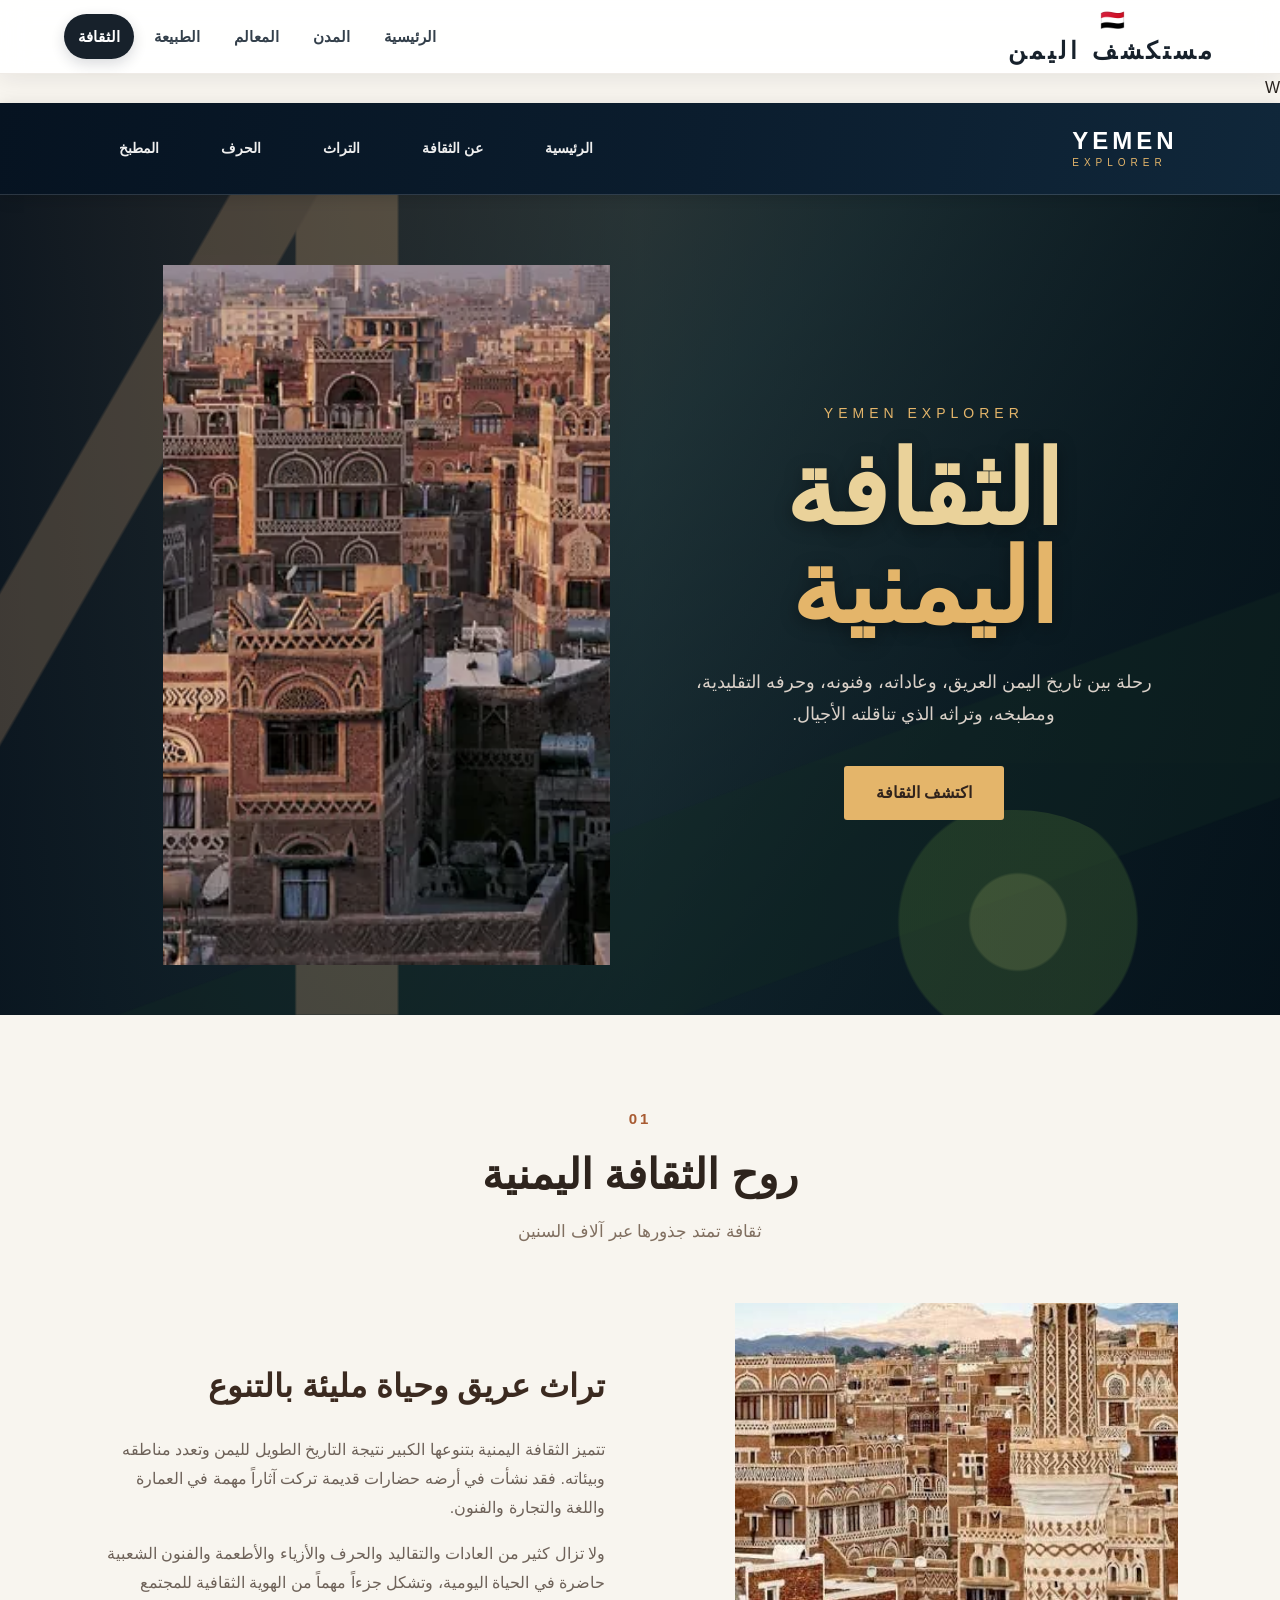
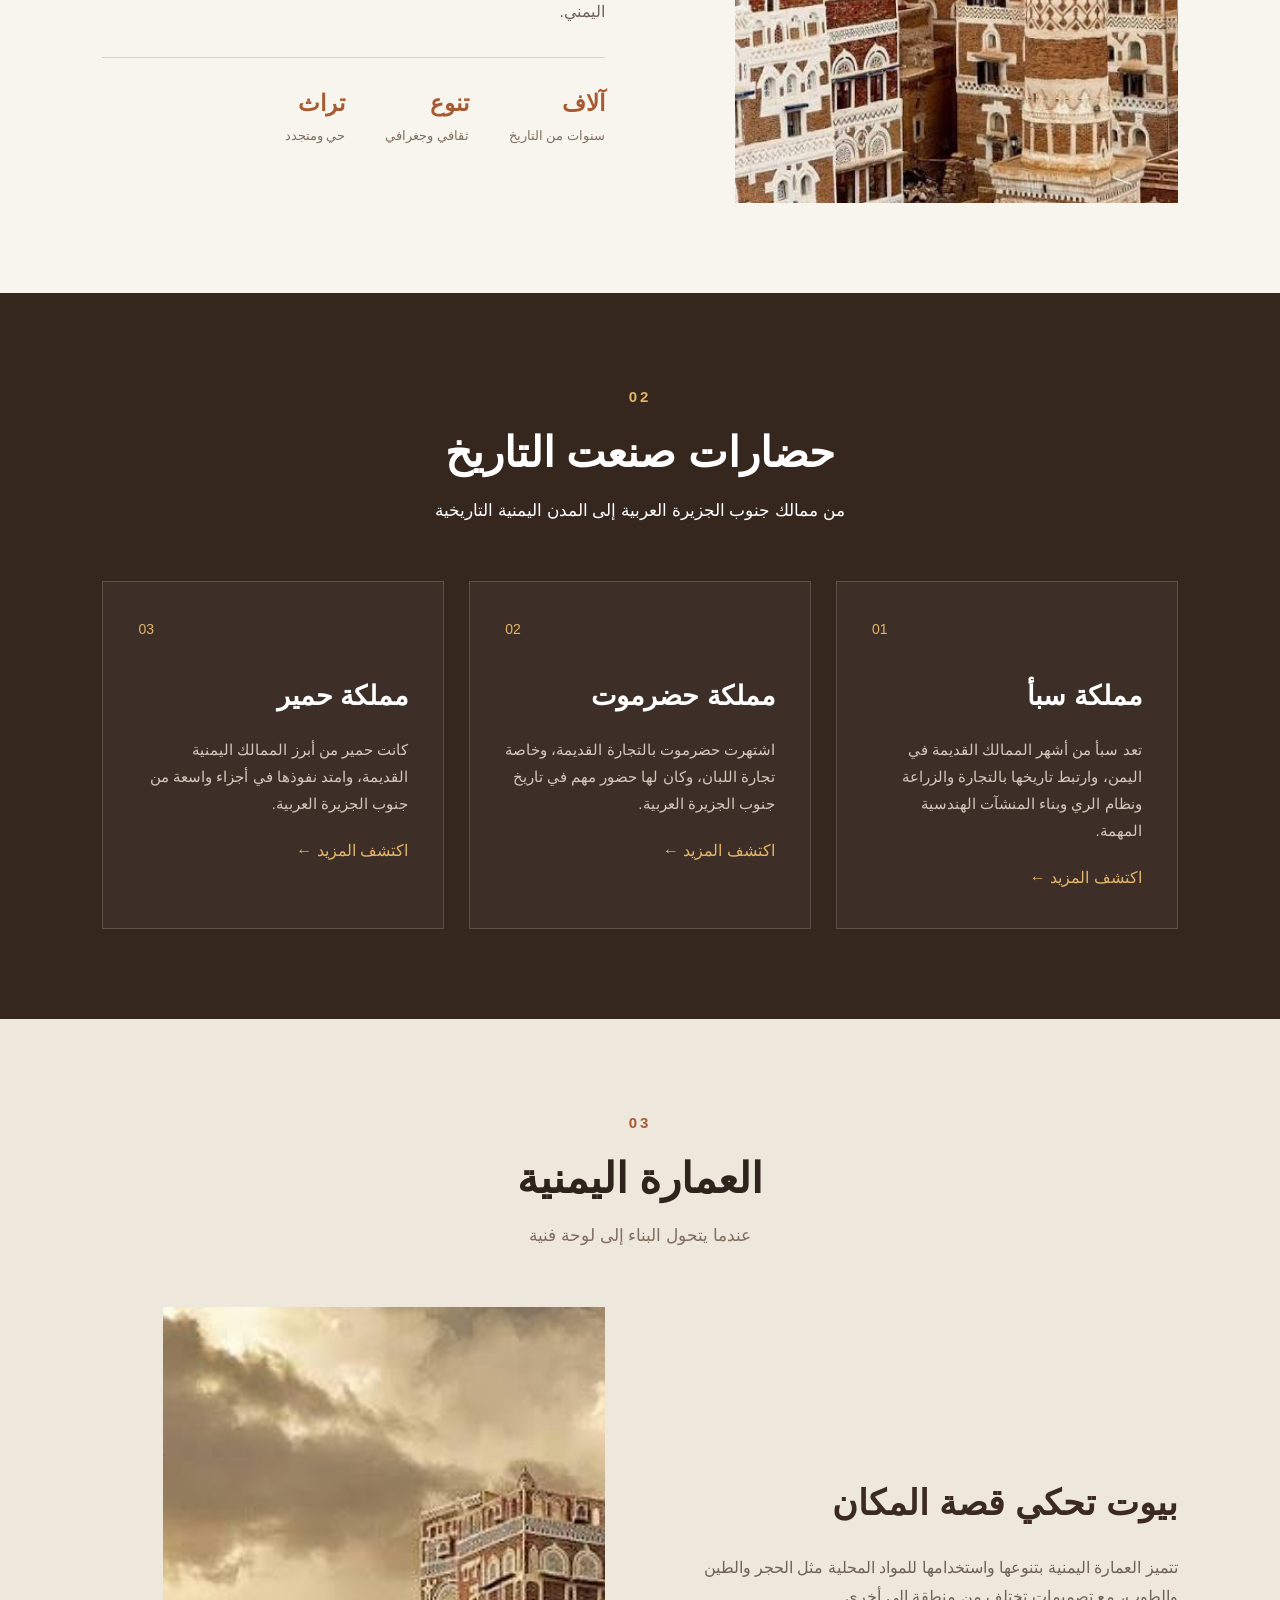
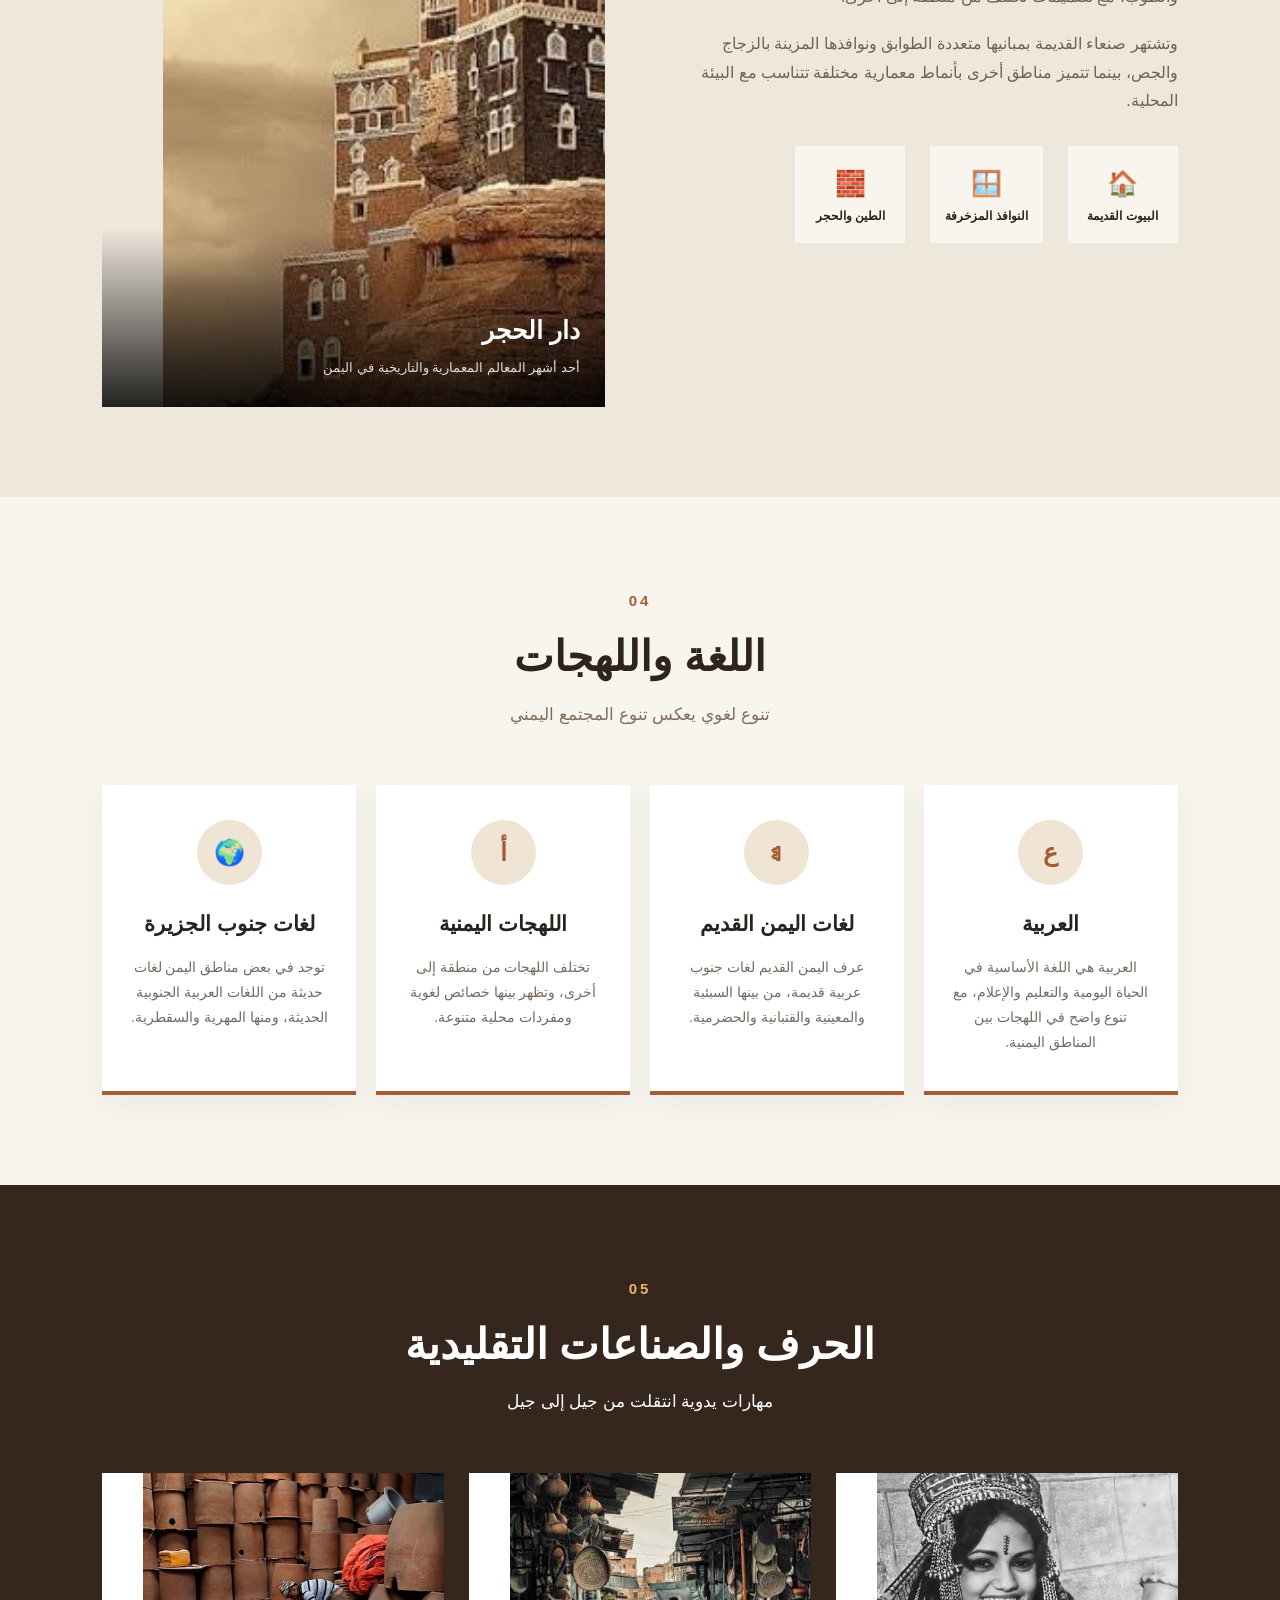
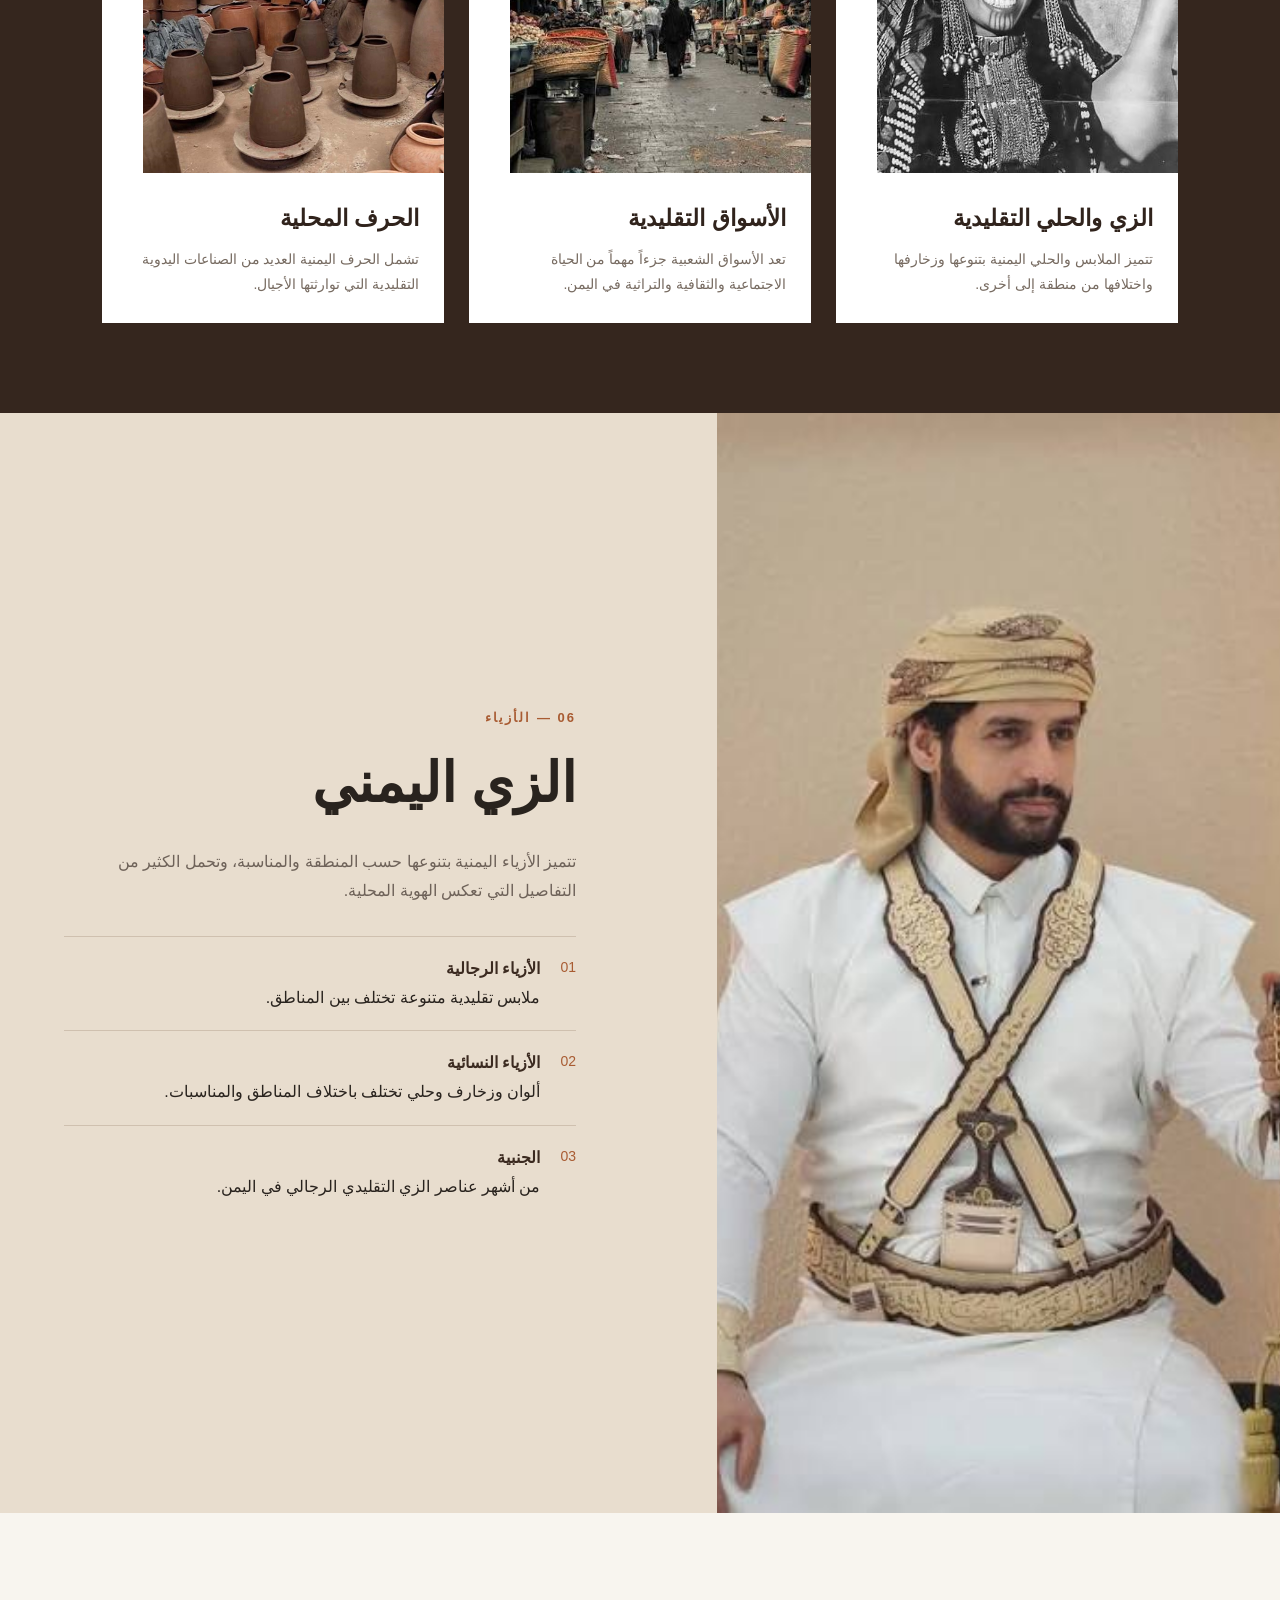
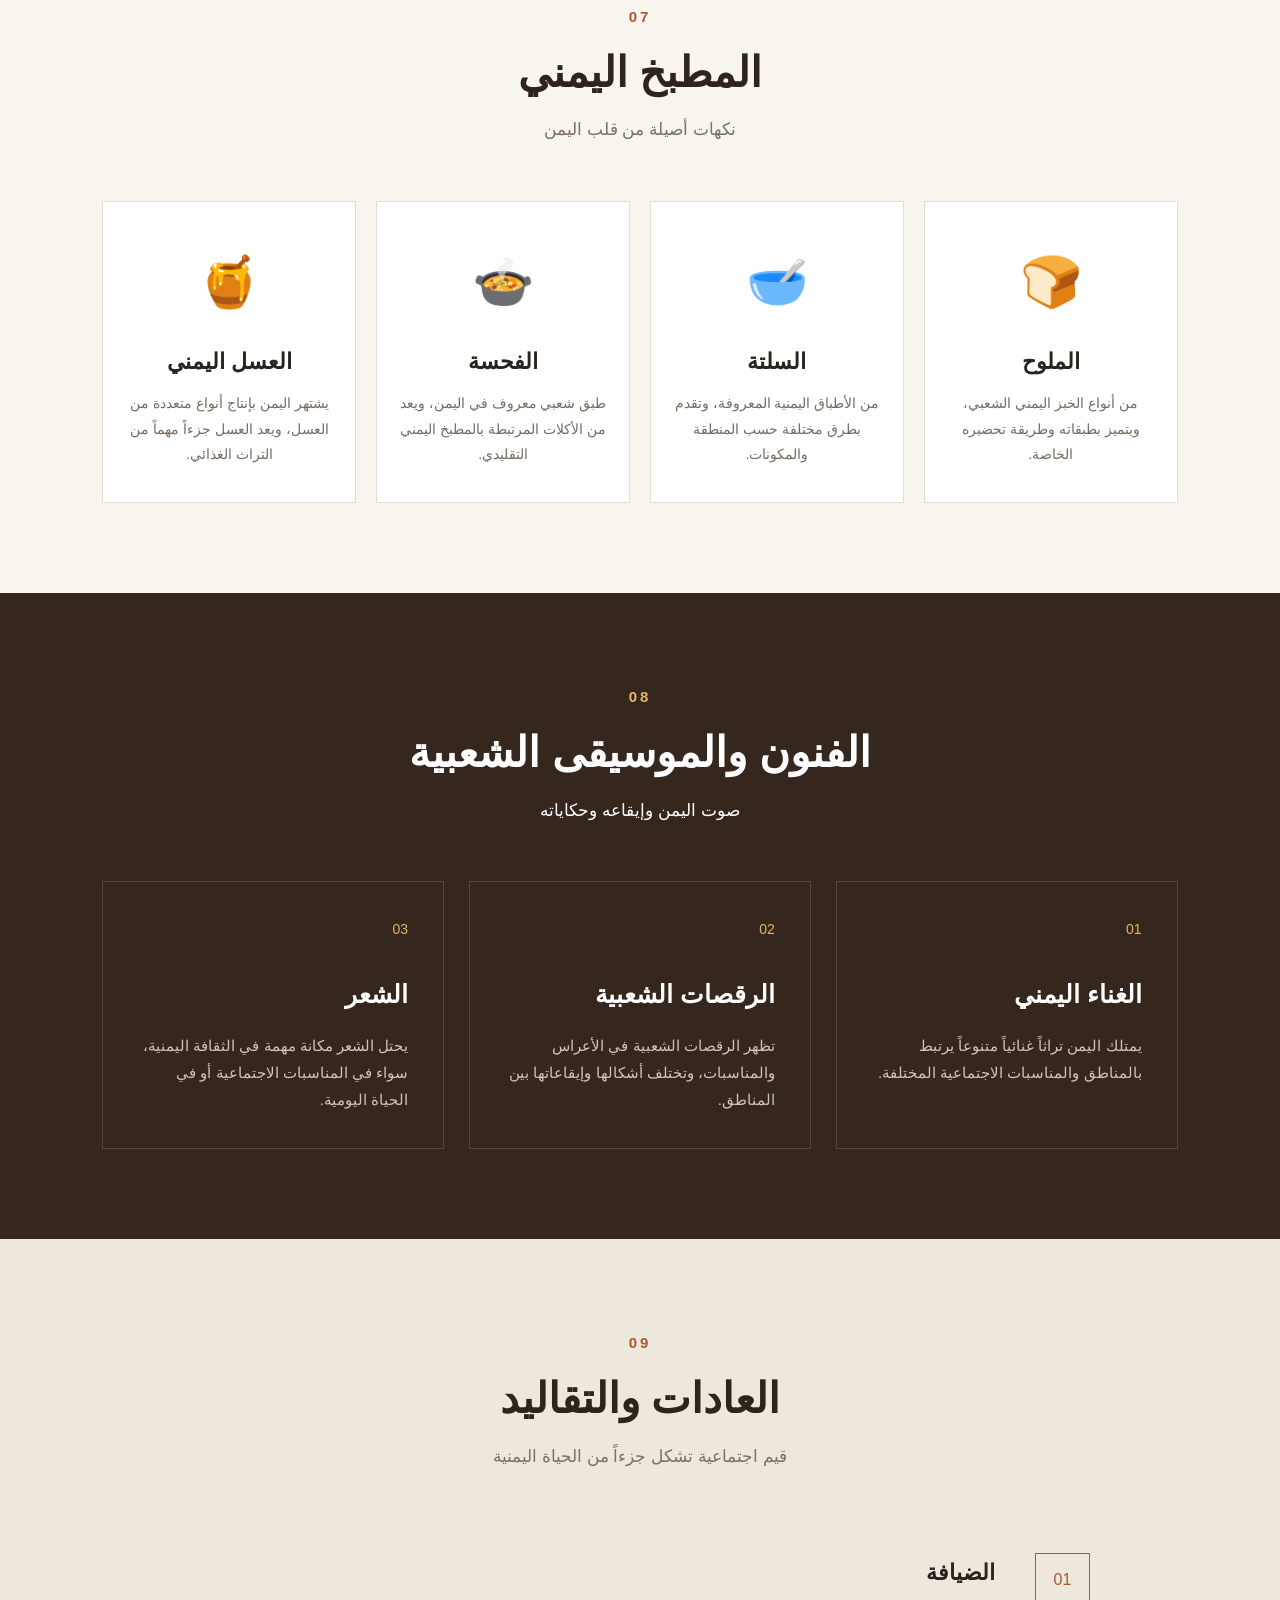
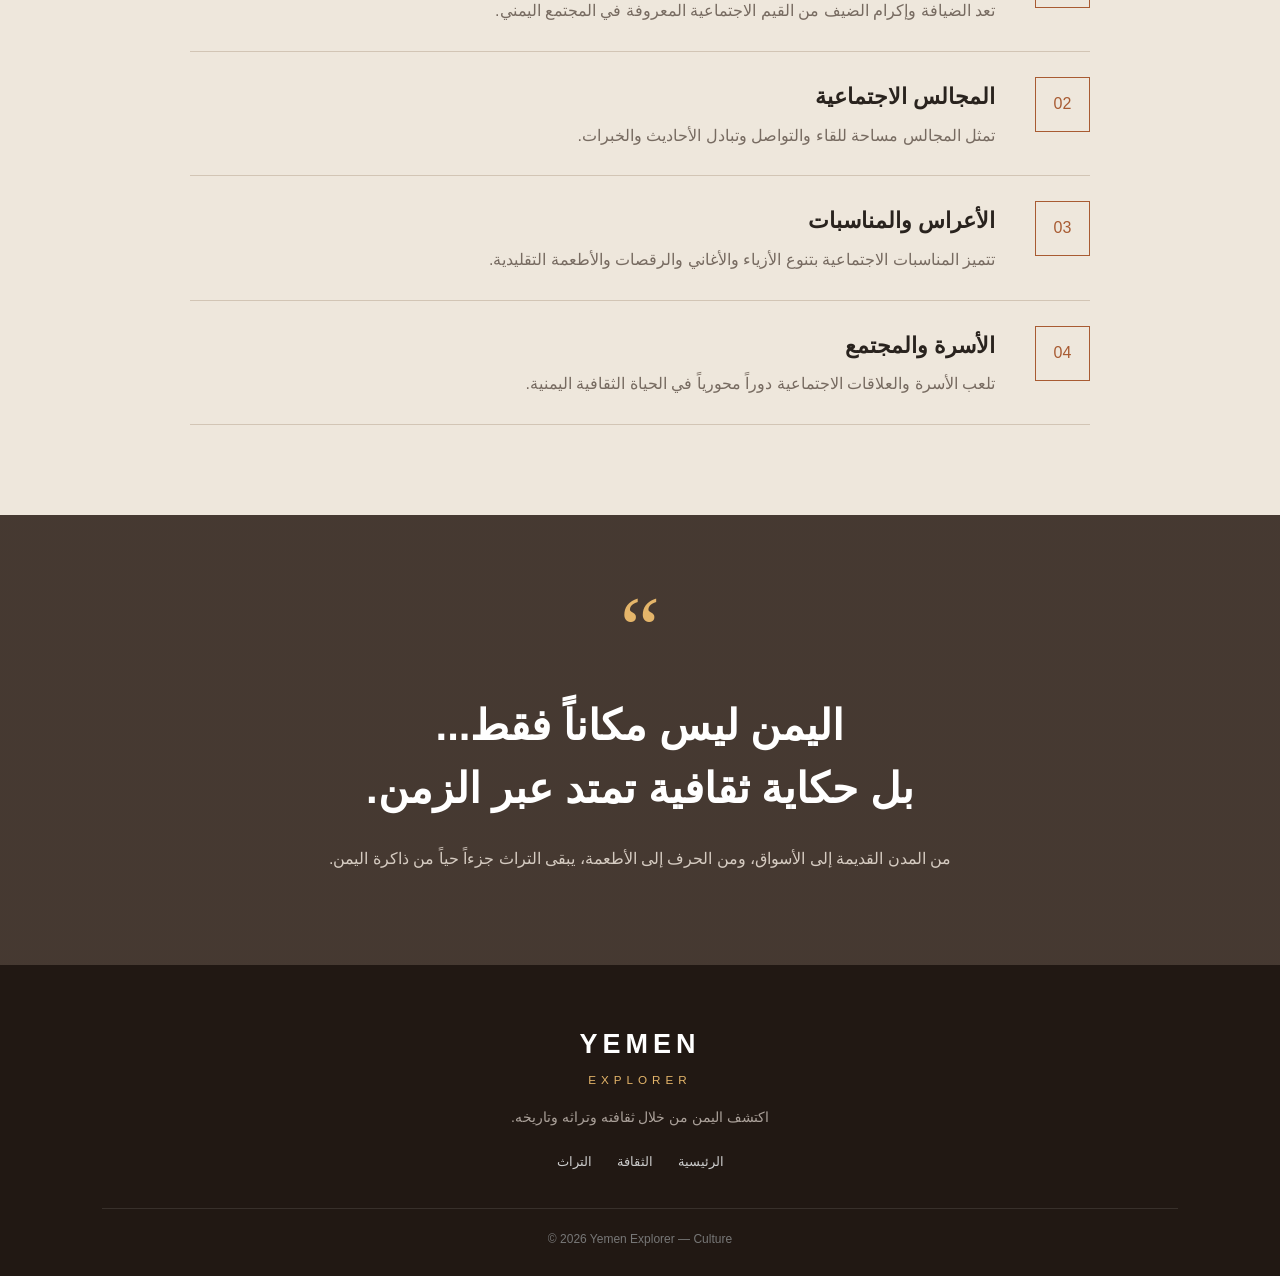
<file: Yemen-Explorer-Cities/Yemen-Explorer-Full-Corrected/pages/culture.html>
<!DOCTYPE html>
<html lang="ar" dir="rtl">

<head>

    <meta charset="UTF-8">

    <meta name="viewport" content="width=device-width, initial-scale=1.0">

    <title>الثقافة والتراث | مستكشف اليمن</title>


    <!-- =================================================
         أكواد الربط موجودة هنا فقط
         لا تحذفها
         ================================================= -->

    <!-- CSS العام -->
    <link rel="stylesheet" href="../css/main.css">

    <!-- CSS الخاص بـ الطالب 4 -->
    <link rel="stylesheet" href="../css/culture.css">

</head>


<body>


    <header class="site-header">
        <a class="logo" href="../index.html" aria-label="العودة إلى مستكشف اليمن">🇾🇪 <span>مستكشف اليمن</span></a>
        <nav aria-label="التنقل الرئيسي">
            <a href="../index.html">الرئيسية</a>
            <a href="cities.html">المدن</a>
            <a class="" href="landmarks.html">المعالم</a>
            <a class="" href="nature.html">الطبيعة</a>
            <a class="active" href="culture.html">الثقافة</a>
        </nav>
    </header>
W




    <header class="culture-header" id="home">

        <!-- NAVBAR -->
        <nav class="navbar">

            <div class="logo">
                <span>YEMEN</span>
                <small>EXPLORER</small>
            </div>

            <ul class="nav-links">
                <li><a href="#home">الرئيسية</a></li>
                <li><a href="#about">عن الثقافة</a></li>
                <li><a href="#heritage">التراث</a></li>
                <li><a href="#crafts">الحرف</a></li>
                <li><a href="#food">المطبخ</a></li>
            </ul>

        </nav>


        <!-- HERO SECTION -->
        <section class="hero">

            <div class="hero-content">

                <p class="hero-small">YEMEN EXPLORER</p>

                <h1>
                    الثقافة<br>
                    <span>اليمنية</span>
                </h1>

                <p>
                    رحلة بين تاريخ اليمن العريق، وعاداته، وفنونه،
                    وحرفه التقليدية، ومطبخه، وتراثه الذي تناقلته الأجيال.
                </p>

                <a href="#about" class="hero-button">
                    اكتشف الثقافة
                </a>

            </div>


            <div class="hero-image">

                <img src="../images/image1.webp"
                     alt="المدينة القديمة في صنعاء">

            </div>

        </section>

    </header>



    <!-- =========================================
         ABOUT SECTION
         ========================================= -->

    <section class="about-section" id="about">

        <div class="section-title">

            <span>01</span>

            <h2>روح الثقافة اليمنية</h2>

            <p>
                ثقافة تمتد جذورها عبر آلاف السنين
            </p>

        </div>


        <div class="about-content">

            <div class="about-image">

                <img src="../images/image2.jpg"
                     alt="صنعاء القديمة">

            </div>


            <div class="about-text">

                <h3>تراث عريق وحياة مليئة بالتنوع</h3>

                <p>
                    تتميز الثقافة اليمنية بتنوعها الكبير نتيجة التاريخ الطويل
                    لليمن وتعدد مناطقه وبيئاته. فقد نشأت في أرضه حضارات قديمة
                    تركت آثاراً مهمة في العمارة واللغة والتجارة والفنون.
                </p>

                <p>
                    ولا تزال كثير من العادات والتقاليد والحرف والأزياء
                    والأطعمة والفنون الشعبية حاضرة في الحياة اليومية،
                    وتشكل جزءاً مهماً من الهوية الثقافية للمجتمع اليمني.
                </p>


                <div class="culture-stats">

                    <div class="stat">
                        <strong>آلاف</strong>
                        <span>سنوات من التاريخ</span>
                    </div>

                    <div class="stat">
                        <strong>تنوع</strong>
                        <span>ثقافي وجغرافي</span>
                    </div>

                    <div class="stat">
                        <strong>تراث</strong>
                        <span>حي ومتجدد</span>
                    </div>

                </div>

            </div>

        </div>

    </section>



    <!-- =========================================
         CIVILIZATIONS / HERITAGE
         ========================================= -->

    <section class="heritage-section" id="heritage">

        <div class="section-title light">

            <span>02</span>

            <h2>حضارات صنعت التاريخ</h2>

            <p>
                من ممالك جنوب الجزيرة العربية إلى المدن اليمنية التاريخية
            </p>

        </div>


        <div class="civilizations">

            <!-- SABA -->
            <div class="civilization-card">

                <div class="card-number">01</div>

                <h3>مملكة سبأ</h3>

                <p>
                    تعد سبأ من أشهر الممالك القديمة في اليمن،
                    وارتبط تاريخها بالتجارة والزراعة ونظام الري
                    وبناء المنشآت الهندسية المهمة.
                </p>

                <a href="#gallery">اكتشف المزيد ←</a>

            </div>


            <!-- HADRAMOUT -->
            <div class="civilization-card">

                <div class="card-number">02</div>

                <h3>مملكة حضرموت</h3>

                <p>
                    اشتهرت حضرموت بالتجارة القديمة، وخاصة تجارة اللبان،
                    وكان لها حضور مهم في تاريخ جنوب الجزيرة العربية.
                </p>

                <a href="#gallery">اكتشف المزيد ←</a>

            </div>


            <!-- HIMYAR -->
            <div class="civilization-card">

                <div class="card-number">03</div>

                <h3>مملكة حمير</h3>

                <p>
                    كانت حمير من أبرز الممالك اليمنية القديمة،
                    وامتد نفوذها في أجزاء واسعة من جنوب الجزيرة العربية.
                </p>

                <a href="#gallery">اكتشف المزيد ←</a>

            </div>

        </div>

    </section>



    <!-- =========================================
         ARCHITECTURE
         ========================================= -->

    <section class="architecture-section">

        <div class="section-title">

            <span>03</span>

            <h2>العمارة اليمنية</h2>

            <p>
                عندما يتحول البناء إلى لوحة فنية
            </p>

        </div>


        <div class="architecture-content">

            <div class="architecture-text">

                <h3>بيوت تحكي قصة المكان</h3>

                <p>
                    تتميز العمارة اليمنية بتنوعها واستخدامها للمواد المحلية
                    مثل الحجر والطين والطوب، مع تصميمات تختلف من منطقة
                    إلى أخرى.
                </p>

                <p>
                    وتشتهر صنعاء القديمة بمبانيها متعددة الطوابق ونوافذها
                    المزينة بالزجاج والجص، بينما تتميز مناطق أخرى بأنماط
                    معمارية مختلفة تتناسب مع البيئة المحلية.
                </p>


                <div class="architecture-features">

                    <div>
                        <span>🏠</span>
                        <strong>البيوت القديمة</strong>
                    </div>

                    <div>
                        <span>🪟</span>
                        <strong>النوافذ المزخرفة</strong>
                    </div>

                    <div>
                        <span>🧱</span>
                        <strong>الطين والحجر</strong>
                    </div>

                </div>

            </div>


            <div class="architecture-image">

                <img src="../images/image3.jpg"
                     alt="دار الحجر في اليمن">

                <div class="image-caption">

                    <strong>دار الحجر</strong>

                    <span>
                        أحد أشهر المعالم المعمارية والتاريخية في اليمن
                    </span>

                </div>

            </div>

        </div>

    </section>



    <!-- =========================================
         LANGUAGES
         ========================================= -->

    <section class="languages-section">

        <div class="section-title">

            <span>04</span>

            <h2>اللغة واللهجات</h2>

            <p>
                تنوع لغوي يعكس تنوع المجتمع اليمني
            </p>

        </div>


        <div class="language-grid">

            <div class="language-card">

                <span class="language-icon">ع</span>

                <h3>العربية</h3>

                <p>
                    العربية هي اللغة الأساسية في الحياة اليومية والتعليم
                    والإعلام، مع تنوع واضح في اللهجات بين المناطق اليمنية.
                </p>

            </div>


            <div class="language-card">

                <span class="language-icon">𐩣</span>

                <h3>لغات اليمن القديم</h3>

                <p>
                    عرف اليمن القديم لغات جنوب عربية قديمة، من بينها
                    السبئية والمعينية والقتبانية والحضرمية.
                </p>

            </div>


            <div class="language-card">

                <span class="language-icon">أ</span>

                <h3>اللهجات اليمنية</h3>

                <p>
                    تختلف اللهجات من منطقة إلى أخرى، وتظهر بينها
                    خصائص لغوية ومفردات محلية متنوعة.
                </p>

            </div>


            <div class="language-card">

                <span class="language-icon">🌍</span>

                <h3>لغات جنوب الجزيرة</h3>

                <p>
                    توجد في بعض مناطق اليمن لغات حديثة من اللغات
                    العربية الجنوبية الحديثة، ومنها المهرية والسقطرية.
                </p>

            </div>

        </div>

    </section>



    <!-- =========================================
         CRAFTS
         ========================================= -->

    <section class="crafts-section" id="crafts">

        <div class="section-title light">

            <span>05</span>

            <h2>الحرف والصناعات التقليدية</h2>

            <p>
                مهارات يدوية انتقلت من جيل إلى جيل
            </p>

        </div>


        <div class="crafts-grid">

            <div class="craft-card">

                <img src="../images/image4.jpg"
                     alt="الزي الشعبي اليمني">

                <div class="craft-info">

                    <h3>الزي والحلي التقليدية</h3>

                    <p>
                        تتميز الملابس والحلي اليمنية بتنوعها وزخارفها
                        واختلافها من منطقة إلى أخرى.
                    </p>

                </div>

            </div>


            <div class="craft-card">

                <img src="../images/image5.jpg"
                     alt="السوق اليمني">

                <div class="craft-info">

                    <h3>الأسواق التقليدية</h3>

                    <p>
                        تعد الأسواق الشعبية جزءاً مهماً من الحياة
                        الاجتماعية والثقافية والتراثية في اليمن.
                    </p>

                </div>

            </div>


            <div class="craft-card">

                <img src="../images/image6.jpg"
                     alt="العمارة والأسواق اليمنية">

                <div class="craft-info">

                    <h3>الحرف المحلية</h3>

                    <p>
                        تشمل الحرف اليمنية العديد من الصناعات اليدوية
                        التقليدية التي توارثتها الأجيال.
                    </p>

                </div>

            </div>

        </div>

    </section>



    <!-- =========================================
         CLOTHES
         ========================================= -->

    <section class="clothes-section">

        <div class="clothes-image">

            <img src="../images/image7.jpg"
                 alt="الزي اليمني التقليدي">

        </div>


        <div class="clothes-text">

            <span class="small-title">
                06 — الأزياء
            </span>

            <h2>الزي اليمني</h2>

            <p>
                تتميز الأزياء اليمنية بتنوعها حسب المنطقة والمناسبة،
                وتحمل الكثير من التفاصيل التي تعكس الهوية المحلية.
            </p>


            <div class="clothing-list">

                <div>

                    <span>01</span>

                    <p>
                        <strong>الأزياء الرجالية</strong>
                        ملابس تقليدية متنوعة تختلف بين المناطق.
                    </p>

                </div>


                <div>

                    <span>02</span>

                    <p>
                        <strong>الأزياء النسائية</strong>
                        ألوان وزخارف وحلي تختلف باختلاف المناطق والمناسبات.
                    </p>

                </div>


                <div>

                    <span>03</span>

                    <p>
                        <strong>الجنبية</strong>
                        من أشهر عناصر الزي التقليدي الرجالي في اليمن.
                    </p>

                </div>

            </div>

        </div>

    </section>



    <!-- =========================================
         FOOD
         ========================================= -->

    <section class="food-section" id="food">

        <div class="section-title">

            <span>07</span>

            <h2>المطبخ اليمني</h2>

            <p>
                نكهات أصيلة من قلب اليمن
            </p>

        </div>


        <div class="food-grid">

            <div class="food-card">

                <div class="food-icon">🍞</div>

                <h3>الملوح</h3>

                <p>
                    من أنواع الخبز اليمني الشعبي، ويتميز بطبقاته
                    وطريقة تحضيره الخاصة.
                </p>

            </div>


            <div class="food-card">

                <div class="food-icon">🥣</div>

                <h3>السلتة</h3>

                <p>
                    من الأطباق اليمنية المعروفة، وتقدم بطرق مختلفة
                    حسب المنطقة والمكونات.
                </p>

            </div>


            <div class="food-card">

                <div class="food-icon">🍲</div>

                <h3>الفحسة</h3>

                <p>
                    طبق شعبي معروف في اليمن، ويعد من الأكلات
                    المرتبطة بالمطبخ اليمني التقليدي.
                </p>

            </div>


            <div class="food-card">

                <div class="food-icon">🍯</div>

                <h3>العسل اليمني</h3>

                <p>
                    يشتهر اليمن بإنتاج أنواع متعددة من العسل،
                    ويعد العسل جزءاً مهماً من التراث الغذائي.
                </p>

            </div>

        </div>

    </section>



    <!-- =========================================
         ARTS & MUSIC
         ========================================= -->

    <section class="arts-section">

        <div class="section-title light">

            <span>08</span>

            <h2>الفنون والموسيقى الشعبية</h2>

            <p>
                صوت اليمن وإيقاعه وحكاياته
            </p>

        </div>


        <div class="arts-content">

            <div class="art-box">

                <div class="art-number">01</div>

                <h3>الغناء اليمني</h3>

                <p>
                    يمتلك اليمن تراثاً غنائياً متنوعاً يرتبط بالمناطق
                    والمناسبات الاجتماعية المختلفة.
                </p>

            </div>


            <div class="art-box">

                <div class="art-number">02</div>

                <h3>الرقصات الشعبية</h3>

                <p>
                    تظهر الرقصات الشعبية في الأعراس والمناسبات،
                    وتختلف أشكالها وإيقاعاتها بين المناطق.
                </p>

            </div>


            <div class="art-box">

                <div class="art-number">03</div>

                <h3>الشعر</h3>

                <p>
                    يحتل الشعر مكانة مهمة في الثقافة اليمنية،
                    سواء في المناسبات الاجتماعية أو في الحياة اليومية.
                </p>

            </div>

        </div>

    </section>



    <!-- =========================================
         CUSTOMS & TRADITIONS
         ========================================= -->

    <section class="customs-section">

        <div class="section-title">

            <span>09</span>

            <h2>العادات والتقاليد</h2>

            <p>
                قيم اجتماعية تشكل جزءاً من الحياة اليمنية
            </p>

        </div>


        <div class="customs-wrapper">

            <div class="custom-item">

                <span>01</span>

                <div>

                    <h3>الضيافة</h3>

                    <p>
                        تعد الضيافة وإكرام الضيف من القيم الاجتماعية
                        المعروفة في المجتمع اليمني.
                    </p>

                </div>

            </div>


            <div class="custom-item">

                <span>02</span>

                <div>

                    <h3>المجالس الاجتماعية</h3>

                    <p>
                        تمثل المجالس مساحة للقاء والتواصل وتبادل
                        الأحاديث والخبرات.
                    </p>

                </div>

            </div>


            <div class="custom-item">

                <span>03</span>

                <div>

                    <h3>الأعراس والمناسبات</h3>

                    <p>
                        تتميز المناسبات الاجتماعية بتنوع الأزياء
                        والأغاني والرقصات والأطعمة التقليدية.
                    </p>

                </div>

            </div>


            <div class="custom-item">

                <span>04</span>

                <div>

                    <h3>الأسرة والمجتمع</h3>

                    <p>
                        تلعب الأسرة والعلاقات الاجتماعية دوراً محورياً
                        في الحياة الثقافية اليمنية.
                    </p>

                </div>

            </div>

        </div>

    </section>



    <!-- =========================================
         QUOTE
         ========================================= -->

    <section class="culture-quote">

        <div class="quote-content">

            <span class="quote-mark">“</span>

            <h2>
                اليمن ليس مكاناً فقط...
                <br>
                بل حكاية ثقافية تمتد عبر الزمن.
            </h2>

            <p>
                من المدن القديمة إلى الأسواق، ومن الحرف إلى الأطعمة،
                يبقى التراث جزءاً حياً من ذاكرة اليمن.
            </p>

        </div>

    </section>



    <!-- =========================================
         FOOTER
         ========================================= -->

    <footer class="culture-footer">

        <div class="footer-logo">

            <span>YEMEN</span>
            <small>EXPLORER</small>

        </div>


        <p>
            اكتشف اليمن من خلال ثقافته وتراثه وتاريخه.
        </p>


        <div class="footer-links">

            <a href="#home">الرئيسية</a>
            <a href="#about">الثقافة</a>
            <a href="#heritage">التراث</a>


        </div>


        <div class="copyright">
            © 2026 Yemen Explorer — Culture
        </div>

    </footer>



    <!-- ==================== انتهت مساحة العمل ==================== -->


</body>

</html>
</file>
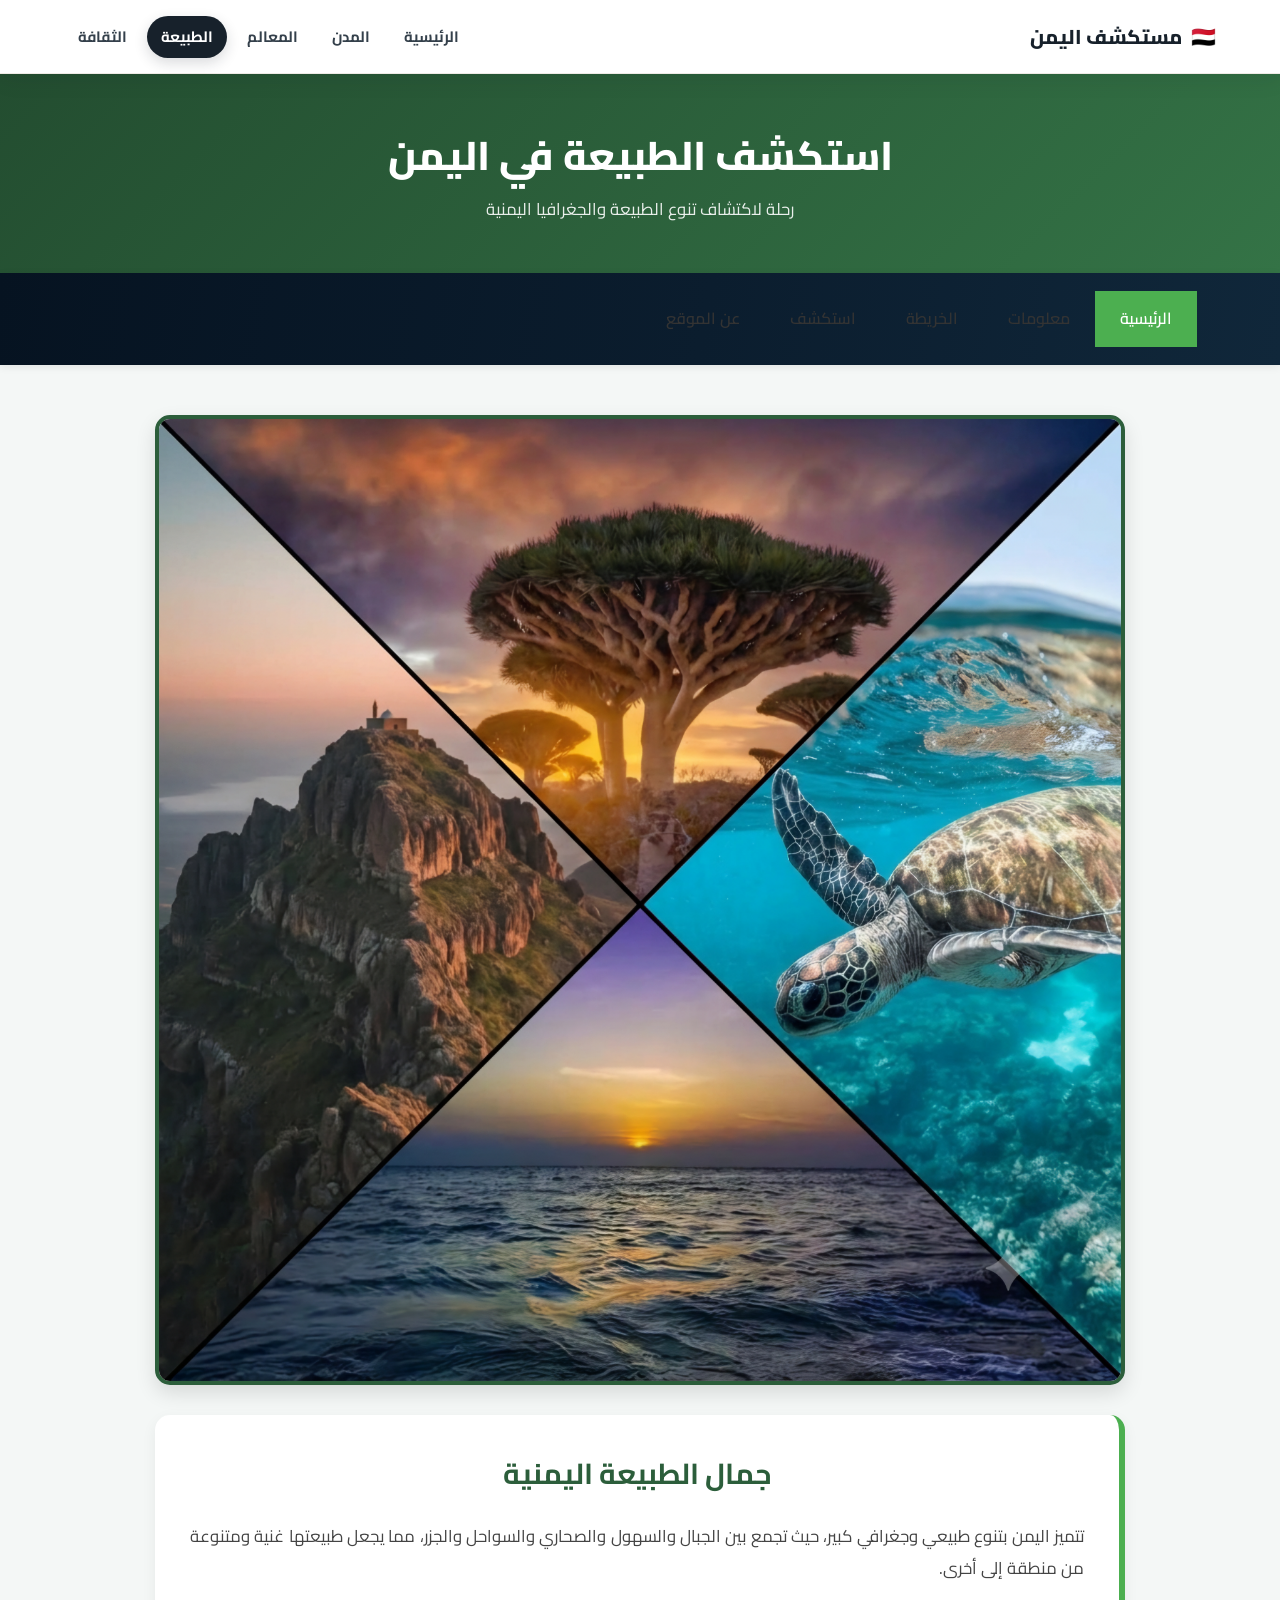
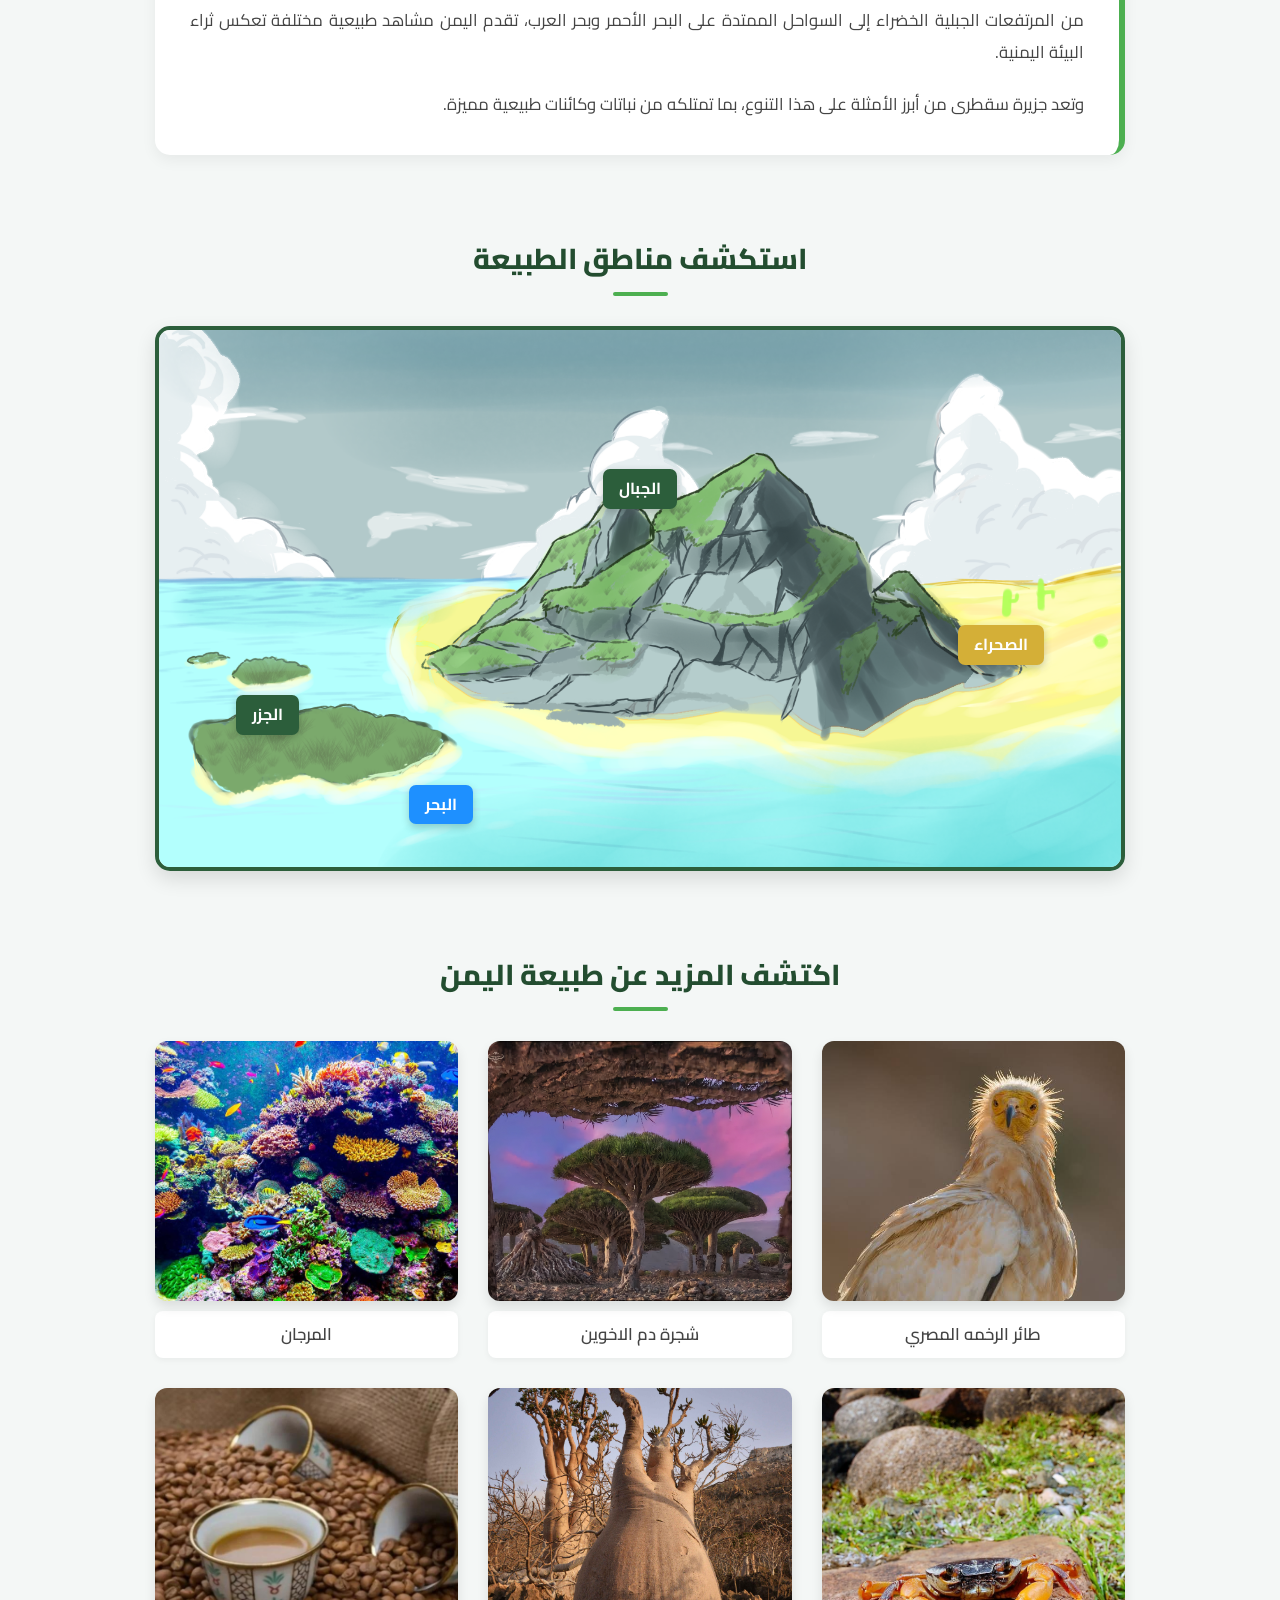
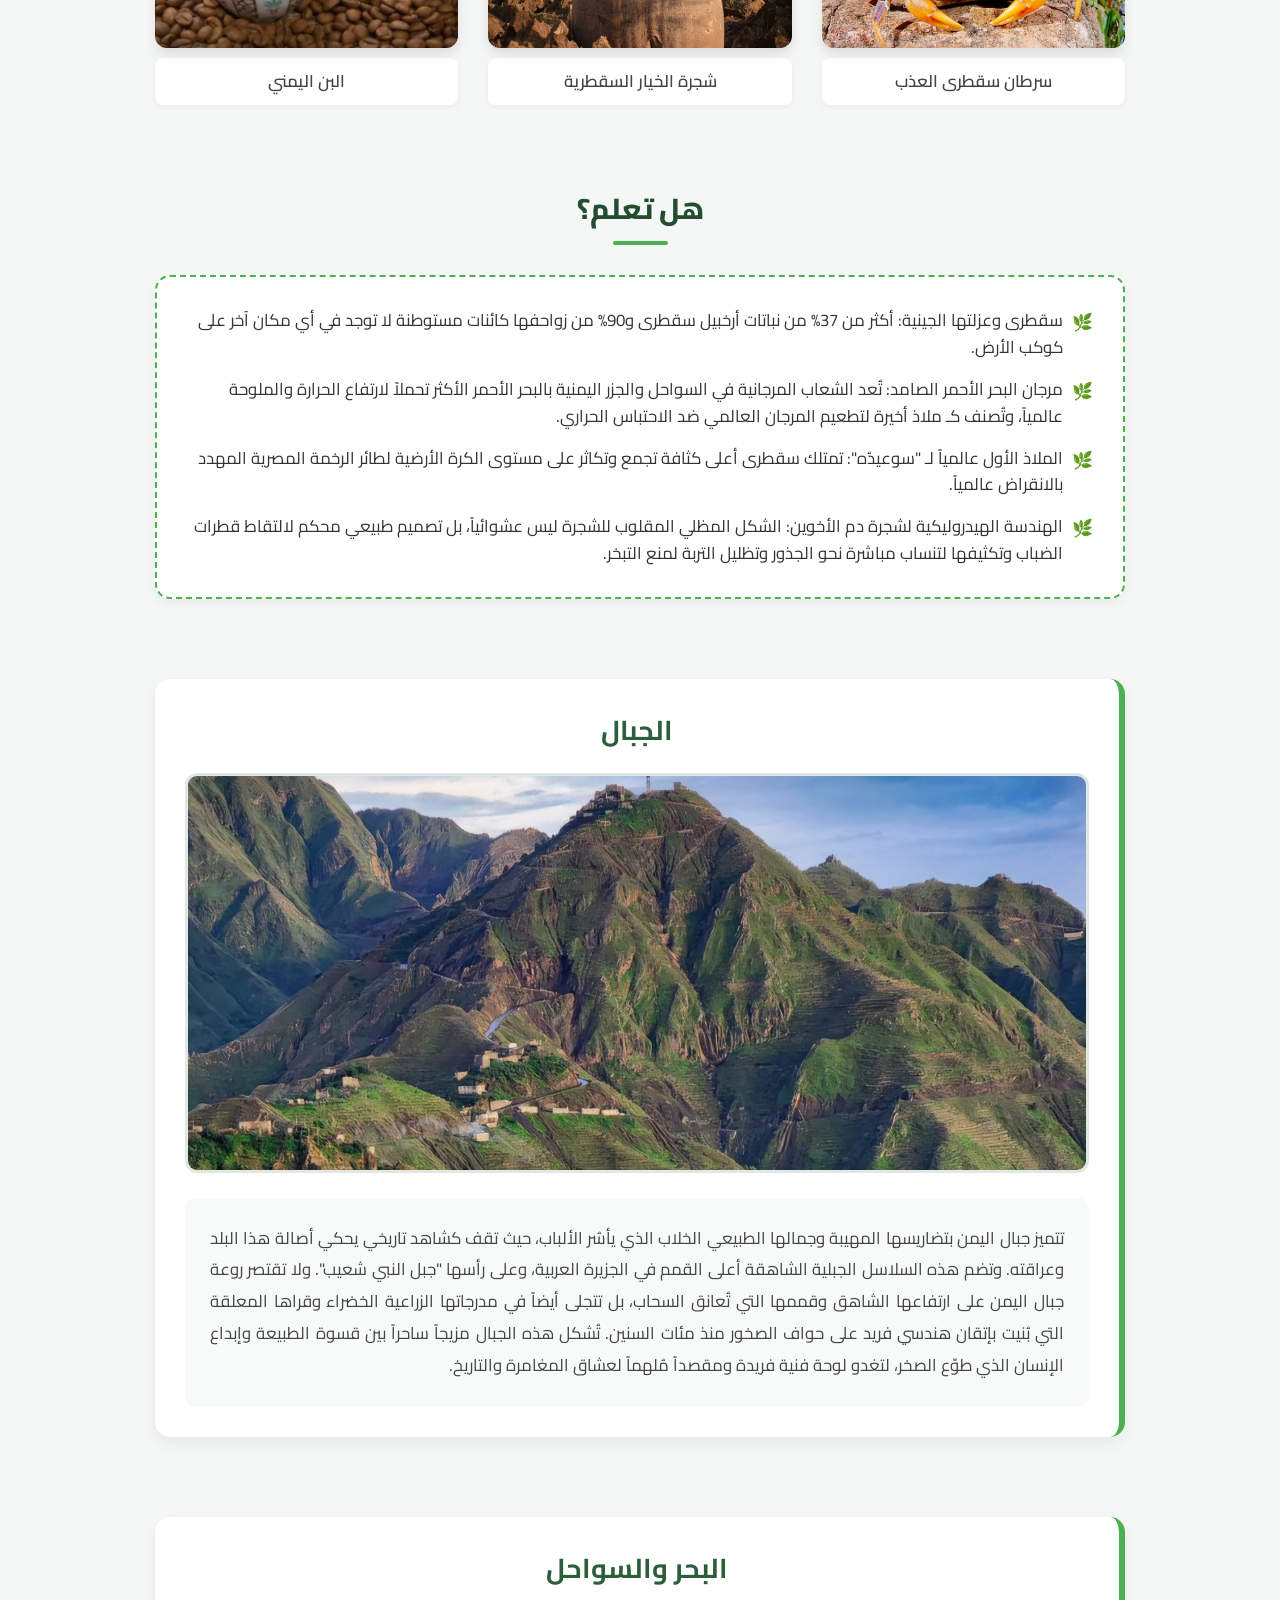
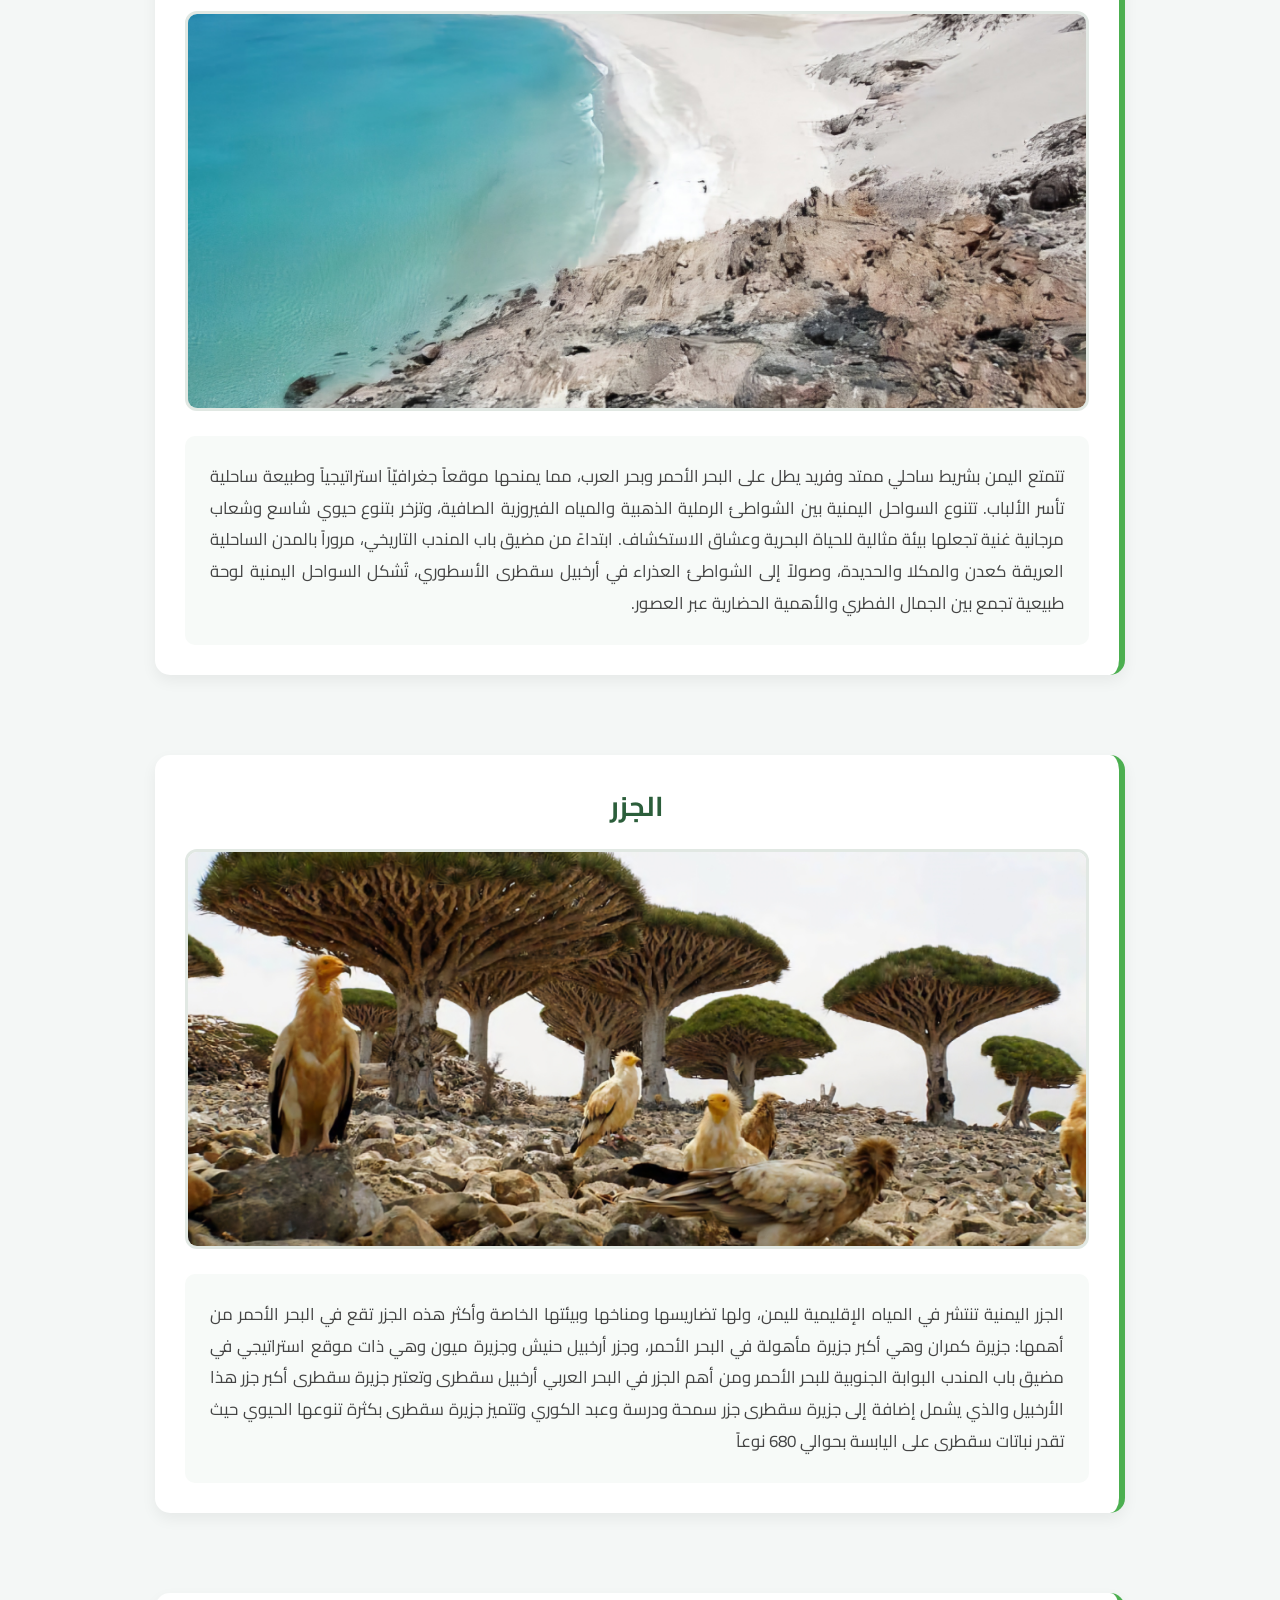
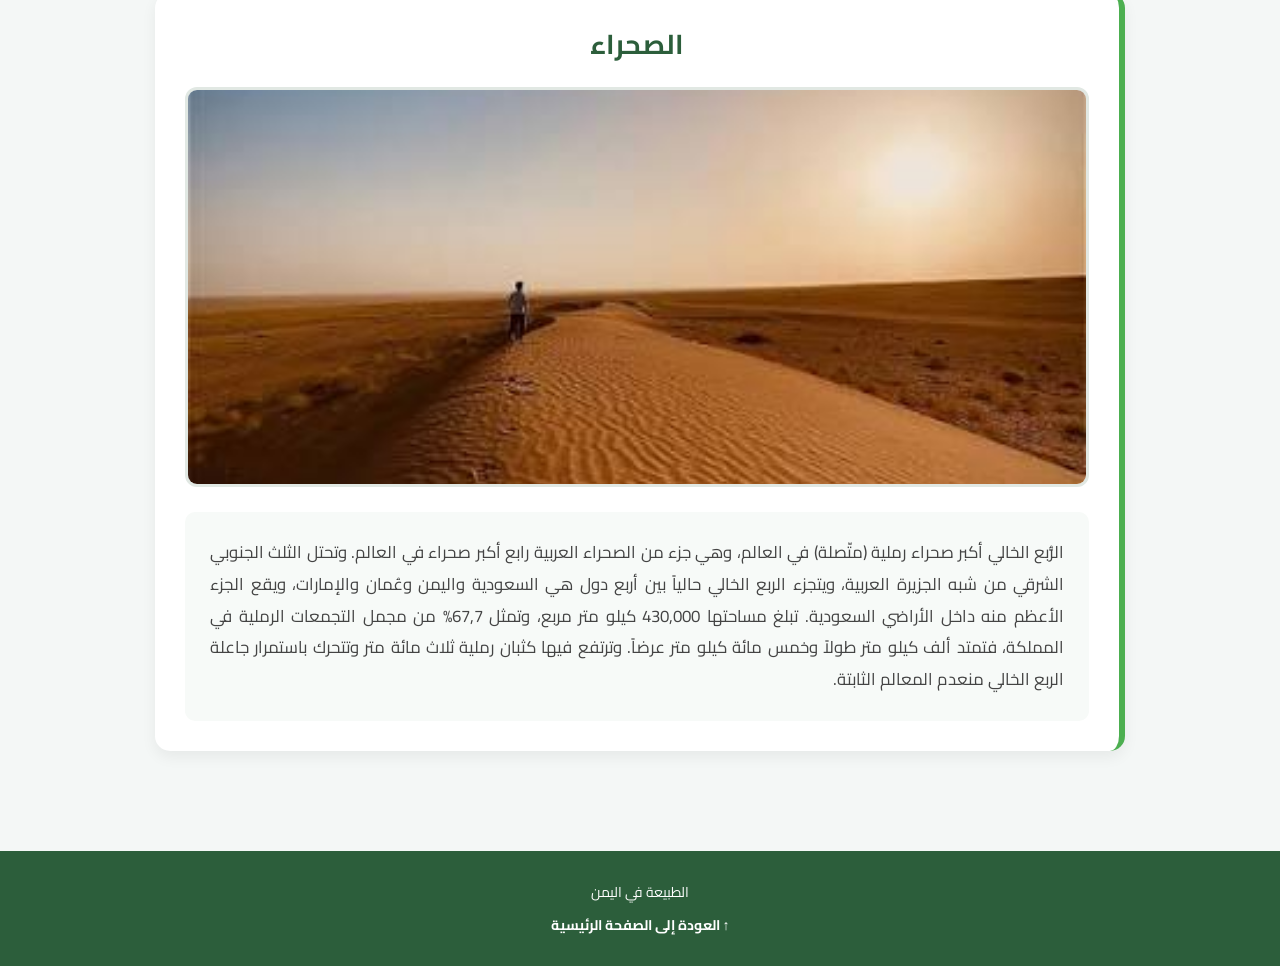
<file: Yemen-Explorer-Cities/Yemen-Explorer-Full-Corrected/pages/nature.html>
<!DOCTYPE html>
<html lang="ar" dir="rtl">

<head>

    <meta charset="UTF-8">

    <meta name="viewport" content="width=device-width, initial-scale=1.0">

    <title>طبيعة اليمن | مستكشف اليمن</title>

  <!-- CSS العام -->
    <link rel="stylesheet" href="../css/main.css">

    <!-- CSS الخاص بـ الطالب 3 -->
    <link rel="stylesheet" href="../css/nature.css">

</head>


 <body>

    <header class="site-header">
        <a class="logo" href="../index.html" aria-label="العودة إلى مستكشف اليمن">🇾🇪 <span>مستكشف اليمن</span></a>
        <nav aria-label="التنقل الرئيسي">
            <a href="../index.html">الرئيسية</a>
            <a href="cities.html">المدن</a>
            <a class="" href="landmarks.html">المعالم</a>
            <a class="active" href="nature.html">الطبيعة</a>
            <a class="" href="culture.html">الثقافة</a>
        </nav>
    </header>


  

        <!-- رأس الصفحة -->
        <header class="main-header" id="main">
            <h1>استكشف الطبيعة في اليمن</h1>
            <p>رحلة لاكتشاف تنوع الطبيعة والجغرافيا اليمنية</p>
        </header>

        <!-- شريط التنقل -->
        <nav class="navbar">
            <ul>
                <li><a href="#main" class="active">الرئيسية</a></li>
                <li><a href="#fun-facts">معلومات</a></li>
                <li><a href="#map">الخريطة</a></li>
                <li><a href="#cards">استكشف</a></li>
                <li><a href="#footer">عن الموقع</a></li>
            </ul>
        </nav> 

        <main class="container">

            <!-- القسم الرئيسي -->
            <section class="hero-section" id="hero">
                <img src="../images/yemen.jpg" alt="طبيعة اليمن" class="hero-image">

                <div class="hero-text-container">
                    <h2 class="hero-text-title">جمال الطبيعة اليمنية</h2>
                    <p class="hero-text-paragraph">
                        تتميز اليمن بتنوع طبيعي وجغرافي كبير، حيث تجمع بين الجبال والسهول والصحاري والسواحل والجزر، مما يجعل طبيعتها غنية ومتنوعة من منطقة إلى أخرى.
                    </p>
                    <p class="hero-text-paragraph">
                        من المرتفعات الجبلية الخضراء إلى السواحل الممتدة على البحر الأحمر وبحر العرب، تقدم اليمن مشاهد طبيعية مختلفة تعكس ثراء البيئة اليمنية.
                    </p>
                    <p class="hero-text-paragraph">
                        وتعد جزيرة سقطرى من أبرز الأمثلة على هذا التنوع، بما تمتلكه من نباتات وكائنات طبيعية مميزة.
                    </p>
                </div>
            </section>

            <!-- الخريطة -->
            <section class="map-section" id="map">
                <h2 class="section-title">استكشف مناطق الطبيعة</h2>

                <div class="map-container">
                    <img src="../images/mountain.jpg" alt="خريطة اليمن" class="map-image">
                    <a href="#mountains" class="map-label mountains">الجبال</a>
                    <a href="#sea" class="map-label sea">البحر</a>
                    <a href="#desert" class="map-label desert">الصحراء</a>
                    <a href="#islands" class="map-label islands">الجزر</a>
                </div>
            </section>

            <!-- البطاقات التفاعلية -->
            <section class="cards-section" id="cards">
                <h2 class="section-title">اكتشف المزيد عن طبيعة اليمن</h2>

                <div class="cards-grid">

                    <!-- البطاقة الأولى -->
                    <div class="card-wrapper">
                        <div class="card" onclick="this.classList.toggle('flipped')">
                            <div class="card-inner">
                                <div class="card-front">
                                    <img src="../images/رخمه.jpg" alt="طائر الرخمه المصري">
                                </div>
                                <div class="card-back">
                                    يُعتبر طائر الرخمة المصرية المعروف محلياً بـ "سوعيده") أسطورة الطيور الجارحة في أرخبیل سقطرى اليمني يلعب دور حارس البيئة الطبيعي وصديق السكان المحليين، وتعد سقطرى المعقل الأكبر والأهم التكاثره في العالم برحابة وأمان. رمز حي يجسد التوازن البيئي والعلاقة الودية بين الإنسان والطبيعة
                                </div>
                            </div>
                        </div>
                        <p class="card-caption">طائر الرخمه المصري</p>
                    </div>

                    <!-- البطاقة الثانية -->
                    <div class="card-wrapper">
                        <div class="card" onclick="this.classList.toggle('flipped')">
                            <div class="card-inner">
                                <div class="card-front">
                                    <img src="../images/دم الاخوين.jpg" alt="سقطرى">
                                </div>
                                <div class="card-back">
                                    تُعتبر شجرة دم الأخوين (Dracaena cinnabari) أسطورة النباتات المعمرة والرمز الأيقوني الشامخ لجزيرة سقطرى اليمنية. تتميز بتاجها المظلي الفريد الذي يختزن قطرات الضباب، وبمادتها الصمغية الحمراء الساحرة التي استُخدمت عبر التاريخ في الطب والصبغات. شاهِدٌ حَي يعكس عظمة التنوع البيولوجي وأصالة الطبيعة اليمنية.
                                </div>
                            </div>
                        </div>
                        <p class="card-caption">شجرة دم الاخوين</p>
                    </div>

                    <!-- البطاقة الثالثة -->
                    <div class="card-wrapper">
                        <div class="card" onclick="this.classList.toggle('flipped')">
                            <div class="card-inner">
                                <div class="card-front">
                                    <img src="../images/مرجان.jpg" alt="الصحراء">
                                </div>
                                <div class="card-back">
                                    تُعتبر الشعاب المرجانية في البحر الأحمر من عجائب البيئة البحرية وأهم الملاجئ الطبيعية للتنوع الحيوي على كوكب الأرض. تتميز بألوانها الساحرة وصمودها الاستثنائي أمام التغيرات المناخية، لتشكل حدائق غناء تحت الماء تحتضن آلاف الكائنات النادرة حول الجزر الساحلية كـ كمران وحنيش، ورسالة أمل استثنائية لحماية استدامة الحياة البحرية.
                                </div>
                            </div>
                        </div>
                        <p class="card-caption">المرجان</p>
                    </div>

                    <!-- البطاقة الرابعة -->
                    <div class="card-wrapper">
                        <div class="card" onclick="this.classList.toggle('flipped')">
                            <div class="card-inner">
                                <div class="card-front">
                                    <img src="../images/سلطعون.jpg" alt="السواحل">
                                </div>
                                <div class="card-back">
                                    كائن مائي فريد ومستوطن بنسبة 100% في أرخبيل سقطرى اليمني. يُعد من القشريات القليلة التي تكيفت للعيش حصراً في جداول المياه العذبة والينابيع الجبلية داخل الجزيرة، ولا يوجد في أي بقعة أخرى على كوكب الأرض، مما يجعله عنصراً نادراً وأساسياً في النظام البيئي المائي السقطري.
                                </div>
                            </div>
                        </div>
                        <p class="card-caption">سرطان سقطرى العذب</p>
                    </div>

                    <!-- البطاقة الخامسة -->
                    <div class="card-wrapper">
                        <div class="card" onclick="this.classList.toggle('flipped')">
                            <div class="card-inner">
                                <div class="card-front">
                                    <img src="../images/الخيار.jpg" alt="النباتات">
                                </div>
                                <div class="card-back">
                                    تُعتبر شجرة الخيار السقطرية (Dendrosicyos socotrana) إحدى أغرب عجائب المملكة النباتية على وجه الأرض، إذ تُعد الشجرة الوحيدة في العالم المنتمية لفصيلة الخيار التي تنمو على هيئة شجرة عملاقة ذات جذع منتفخ يختزن المياه. تحفة نباتية مستوطنة في سقطرى تُجسد قدرة البيئة اليمنية على التكيف والابتكار في أشد الظروف قسوة.
                                </div>
                            </div>
                        </div>
                        <p class="card-caption">شجرة الخيار السقطرية</p>
                    </div>

                    <!-- البطاقة السادسة -->
                    <div class="card-wrapper">
                        <div class="card" onclick="this.classList.toggle('flipped')">
                            <div class="card-inner">
                                <div class="card-front">
                                    <img src="../images/بن.jpg" alt="البن اليمني">
                                </div>
                                <div class="card-back">
                                    يُعتبر البن اليمني عنوان العراقة وأصل القهوة المختصة في العالم، حيث انطلقت حكايته من المدرجات الجبلية الشاهقة وميناء .المخاء. التاريخي الذي أهدى العالم كلمة 'موكا. بتجفيفه الطبيعي تحت شمس اليمن ونكهته الغنية بإيحاءات الشوكولاتة والفاكهة، يظل البن اليمني رمزاً حياً للأصالة وجوهرة لا تُضاهى في عالم القهوة.
                                </div>
                            </div>
                        </div>
                        <p class="card-caption">البن اليمني</p>
                    </div>

                </div>
            </section>

            <!-- معلومات سريعة -->
            <section class="fun-facts-section" id="fun-facts">
                <h2 class="section-title">هل تعلم؟</h2>

                <div class="fun-facts-content">
                    <ul>
                        <li>سقطرى وعزلتها الجينية: أكثر من 37% من نباتات أرخبيل سقطرى و90% من زواحفها كائنات مستوطنة لا توجد في أي مكان آخر على كوكب الأرض.</li>
                        <li>مرجان البحر الأحمر الصامد: تُعد الشعاب المرجانية في السواحل والجزر اليمنية بالبحر الأحمر الأكثر تحملاً لارتفاع الحرارة والملوحة عالمياً، وتُصنف كـ ملاذ أخيرة لتطعيم المرجان العالمي ضد الاحتباس الحراري.</li>
                        <li>الملاذ الأول عالمياً لـ "سوعيدُه": تمتلك سقطرى أعلى كثافة تجمع وتكاثر على مستوى الكرة الأرضية لطائر الرخمة المصرية المهدد بالانقراض عالمياً.</li>
                        <li>الهندسة الهيدروليكية لشجرة دم الأخوين: الشكل المظلي المقلوب للشجرة ليس عشوائياً، بل تصميم طبيعي محكم لالتقاط قطرات الضباب وتكثيفها لتنساب مباشرة نحو الجذور وتظليل التربة لمنع التبخر.</li>
                    </ul>
                </div>
            </section>

            <!-- قسم الجبال -->
            <section class="nature-section" id="mountains">
                <h2>الجبال</h2>
                <img src="../images/mountain2.jpg" alt="الجبال في اليمن" class="nature-image">
                <p class="nature-text">
                    تتميز جبال اليمن بتضاريسها المهيبة وجمالها الطبيعي الخلاب الذي يأسُر الألباب، حيث تقف كشاهد تاريخي يحكي أصالة هذا البلد وعراقته. وتضم هذه السلاسل الجبلية الشاهقة أعلى القمم في الجزيرة العربية، وعلى رأسها "جبل النبي شعيب". ولا تقتصر روعة جبال اليمن على ارتفاعها الشاهق وقممها التي تُعانق السحاب، بل تتجلى أيضاً في مدرجاتها الزراعية الخضراء وقراها المعلقة التي بُنيت بإتقان هندسي فريد على حواف الصخور منذ مئات السنين. تُشكل هذه الجبال مزيجاً ساحراً بين قسوة الطبيعة وإبداع الإنسان الذي طوّع الصخر، لتغدو لوحة فنية فريدة ومقصداً مُلهماً لعشاق المغامرة والتاريخ.
                </p>
            </section>

            <!-- قسم البحر -->
            <section class="nature-section" id="sea">
                <h2>البحر والسواحل</h2>
                <img src="../images/sea1.jpg" alt="السواحل في اليمن" class="nature-image">
                <p class="nature-text">
                    تتمتع اليمن بشريط ساحلي ممتد وفريد يطل على البحر الأحمر وبحر العرب، مما يمنحها موقعاً جغرافيّاً استراتيجياً وطبيعة ساحلية تأسر الألباب. تتنوع السواحل اليمنية بين الشواطئ الرملية الذهبية والمياه الفيروزية الصافية، وتزخر بتنوع حيوي شاسع وشعاب مرجانية غنية تجعلها بيئة مثالية للحياة البحرية وعشاق الاستكشاف. ابتداءً من مضيق باب المندب التاريخي، مروراً بالمدن الساحلية العريقة كعدن والمكلا والحديدة، وصولاً إلى الشواطئ العذراء في أرخبيل سقطرى الأسطوري، تُشكل السواحل اليمنية لوحة طبيعية تجمع بين الجمال الفطري والأهمية الحضارية عبر العصور.
                </p>
            </section>

            <!-- قسم الجزر -->
            <section class="nature-section" id="islands">
                <h2>الجزر</h2>
                <img src="../images/island.jpg" alt="الجزر اليمنية" class="nature-image">
                <p class="nature-text">
                    الجزر اليمنية تنتشر في المياه الإقليمية لليمن، ولها تضاريسها ومناخها وبيئتها الخاصة وأكثر هذه الجزر تقع في البحر الأحمر من أهمها: جزيرة كمران وهي أكبر جزيرة مأهولة في البحر الأحمر، وجزر أرخبيل حنيش وجزيرة ميون وهي ذات موقع استراتيجي في مضيق باب المندب البوابة الجنوبية للبحر الأحمر ومن أهم الجزر في البحر العربي أرخبيل سقطرى وتعتبر جزيرة سقطرى أكبر جزر هذا الأرخبيل والذي يشمل إضافة إلى جزيرة سقطرى جزر سمحة ودرسة وعبد الكوري وتتميز جزيرة سقطرى بكثرة تنوعها الحيوي حيث تقدر نباتات سقطرى على اليابسة بحوالي 680 نوعاً
                </p>
            </section>

            <!-- قسم الصحراء -->
            <section class="nature-section" id="desert">
                <h2>الصحراء</h2>
                <img src="../images/desert.jpg" alt="الصحراء في اليمن" class="nature-image">
                <p class="nature-text">
                    الرُّبع الخالي أكبر صحراء رملية (متّصلة) في العالم، وهي جزء من الصحراء العربية رابع أكبر صحراء في العالم. وتحتل الثلث الجنوبي الشرقي من شبه الجزيرة العربية، ويتجزء الربع الخالي حالياً بين أربع دول هي السعودية واليمن وعُمان والإمارات، ويقع الجزء الأعظم منه داخل الأراضي السعودية. تبلغ مساحتها 430,000 كيلو متر مربع، وتمثل 67,7% من مجمل التجمعات الرملية في المملكة، فتمتد ألف كيلو متر طولاً وخمس مائة كيلو متر عرضاً. وترتفع فيها كثبان رملية ثلاث مائة متر وتتحرك باستمرار جاعلة الربع الخالي منعدم المعالم الثابتة.
                </p>
            </section>

        </main>

        <!-- تذييل الصفحة -->
        <footer id="footer">
            <p>الطبيعة في اليمن</p>
            <a href="#main" class="back-home">↑ العودة إلى الصفحة الرئيسية</a>
        </footer>

</body>

</html>
</file>
<file: Yemen-Explorer-Cities/Yemen-Explorer-Full-Corrected/css/main.css>
@import url('https://fonts.googleapis.com/css2?family=Cairo:wght@400;500;600;700;800&display=swap');

* {
    box-sizing: border-box;
    margin: 0;
    padding: 0;
}

:root {
    --navy: #071524;
    --navy-2: #0d2031;
    --gold: #d7b66a;
    --gold-light: #ead29a;
    --text: #17212b;
    --muted: #5c6268;
    --card: #ffffff;
}

body {
    min-height: 100vh;
    font-family: "Cairo", Tahoma, Arial, sans-serif;
    color: var(--text);
    background: #f7f7f6;
}


/* ==================== Shared navigation for all sections ==================== */
.site-header {
    position: sticky;
    top: 0;
    z-index: 100;
    min-height: 74px;
    display: flex;
    align-items: center;
    justify-content: space-between;
    gap: 24px;
    padding: 10px clamp(18px, 5vw, 70px);
    background: rgba(255,255,255,.94);
    backdrop-filter: blur(14px);
    -webkit-backdrop-filter: blur(14px);
    border-bottom: 1px solid rgba(120,90,55,.12);
    box-shadow: 0 5px 22px rgba(20,30,40,.08);
}

.site-header .logo {
    display: inline-flex;
    align-items: center;
    gap: 9px;
    color: #17212b;
    text-decoration: none;
    font-size: 20px;
    font-weight: 800;
    white-space: nowrap;
}

.site-header nav {
    display: flex;
    align-items: center;
    justify-content: flex-end;
    gap: 6px;
    flex-wrap: wrap;
}

.site-header nav a {
    display: inline-flex;
    align-items: center;
    justify-content: center;
    color: #34404b;
    text-decoration: none;
    padding: 9px 14px;
    border-radius: 999px;
    font-size: 15px;
    font-weight: 700;
    transition: background .2s ease, color .2s ease, transform .2s ease;
}

.site-header nav a:hover {
    background: rgba(215,182,106,.14);
    color: #9a742f;
    transform: translateY(-1px);
}

.site-header nav a.active {
    background: #17212b;
    color: #fff;
    box-shadow: 0 5px 14px rgba(23,33,43,.16);
}

@media (max-width: 760px) {
    .site-header {
        align-items: stretch;
        flex-direction: column;
        gap: 8px;
        padding: 10px 14px;
    }

    .site-header .logo {
        justify-content: center;
    }

    .site-header nav {
        justify-content: center;
        overflow-x: auto;
        flex-wrap: nowrap;
        padding-bottom: 2px;
        scrollbar-width: none;
    }

    .site-header nav::-webkit-scrollbar {
        display: none;
    }

    .site-header nav a {
        flex: 0 0 auto;
        font-size: 14px;
        padding: 8px 12px;
    }
}

.navbar {
    height: 92px;
    background: linear-gradient(100deg, #061321, #0b1d2e 55%, #10273a);
    display: flex;
    align-items: center;
    justify-content: space-between;
    padding: 0 6.5%;
    color: white;
    position: relative;
    z-index: 10;
    box-shadow: 0 3px 15px rgba(0,0,0,.15);
}

.brand {
    display: flex;
    align-items: center;
    gap: 13px;
    font-size: 21px;
    font-weight: 700;
    white-space: nowrap;
}

.emblem {
    width: 66px;
    height: 66px;
    display: grid;
    place-items: center;
    position: relative;
    filter: drop-shadow(0 2px 2px rgba(0,0,0,.25));
}

.eagle {
    font-size: 45px;
    line-height: 1;
}

.nav-links {
    display: flex;
    align-items: center;
    gap: 10px;
}

    .nav-links a {
        color: #f2f3f4;
        text-decoration: none;
        padding: 10px 17px;
        border-radius: 28px;
        font-size: 17px;
        font-weight: 600;
        transition: .25s ease;
    }

        .nav-links a:hover {
            background: rgba(255,255,255,.1);
            transform: translateY(-1px);
        }

    .nav-links .active {
        background: rgba(216, 190, 125, .28);
        box-shadow: inset 0 0 0 1px rgba(255,255,255,.05);
    }

.hero {
    height: 390px;
    position: relative;
    overflow: hidden;
    display: grid;
    place-items: center;
    background: linear-gradient(90deg, rgba(6,18,29,.92), rgba(12,28,39,.55), rgba(5,17,25,.78)), linear-gradient(135deg, #7d5c43 0%, #354c48 43%, #12282c 72%, #071822 100%);
}

    /* Decorative silhouette inspired by Yemeni architecture and nature */
    .hero::before {
        content: "";
        position: absolute;
        inset: 0;
        opacity: .32;
        background: linear-gradient(120deg, transparent 0 13%, #a98562 13.2% 18%, transparent 18.2%), linear-gradient(90deg, transparent 0 23%, #bd986d 23.2% 31%, transparent 31.2%), linear-gradient(160deg, transparent 0 67%, #152e23 67.2% 83%, transparent 83.2%);
        clip-path: polygon(0 0, 100% 0, 100% 100%, 0 100%);
    }

    .hero::after {
        content: "";
        position: absolute;
        width: 320px;
        height: 320px;
        right: 8%;
        bottom: -115px;
        border-radius: 48% 52% 45% 55%;
        background: radial-gradient(circle at 50% 35%, #637b45 0 18%, #304d2c 19% 45%, transparent 46%);
        opacity: .55;
    }

.hero-overlay {
    position: absolute;
    inset: 0;
    background: radial-gradient(circle at 50% 40%, rgba(255,220,155,.10), transparent 35%), linear-gradient(180deg, rgba(0,0,0,.1), rgba(0,0,0,.3));
}

.hero-content {
    position: relative;
    z-index: 2;
    text-align: center;
    color: white;
    margin-top: -8px;
}

.hero h1 {
    color: var(--gold-light);
    font-size: clamp(42px, 6vw, 66px);
    font-weight: 800;
    line-height: 1.15;
    text-shadow: 0 4px 18px rgba(0,0,0,.35);
}

.english-title {
    color: #e9e9e7;
    font-size: 25px;
    letter-spacing: 2px;
    margin-top: 3px;
    direction: ltr;
}

.subtitle {
    margin-top: 12px;
    font-size: 18px;
    font-weight: 500;
    color: #f0f0ee;
}

.categories {
    width: min(1000px, 88%);
    margin: -78px auto 0;
    position: relative;
    z-index: 5;
    display: grid;
    grid-template-columns: repeat(4, 1fr);
    gap: 20px;
}

.category-card {
    min-height: 235px;
    padding: 20px 15px 22px;
    background: var(--card);
    border-radius: 20px;
    text-decoration: none;
    color: var(--text);
    text-align: center;
    box-shadow: 0 11px 28px rgba(23,31,37,.18);
    border: 1px solid rgba(0,0,0,.04);
    transition: transform .28s ease, box-shadow .28s ease;
}

    .category-card:hover {
        transform: translateY(-9px);
        box-shadow: 0 17px 34px rgba(23,31,37,.24);
    }

.illustration {
    height: 105px;
    display: grid;
    place-items: center;
    margin-bottom: 3px;
    position: relative;
}

    .illustration span {
        font-size: 76px;
        line-height: 1;
        filter: drop-shadow(0 4px 3px rgba(0,0,0,.13));
    }

.category-card h2 {
    font-size: 23px;
    margin-bottom: 5px;
    font-weight: 800;
}

.category-card p {
    color: #4d5358;
    font-size: 15px;
    line-height: 1.8;
}

.category-card b {
    font-family: Arial, sans-serif;
    font-size: 14px;
}

.welcome {
    width: min(1000px, 88%);
    margin: 76px auto 60px;
    background: white;
    border-radius: 22px;
    padding: 35px 40px;
    display: flex;
    align-items: center;
    justify-content: space-between;
    gap: 30px;
    box-shadow: 0 8px 25px rgba(0,0,0,.07);
    border-right: 5px solid var(--gold);
}

.section-label {
    color: #9b7a36;
    font-size: 14px;
    font-weight: 800;
}

.welcome h2 {
    font-size: 30px;
    margin: 4px 0 8px;
}

.welcome p {
    color: var(--muted);
    line-height: 1.9;
}

.mini-stats {
    display: flex;
    gap: 18px;
    flex-shrink: 0;
}

    .mini-stats div {
        min-width: 120px;
        text-align: center;
        background: #f5f2e9;
        border-radius: 15px;
        padding: 14px 12px;
    }

    .mini-stats strong {
        display: block;
        color: #a5823d;
        font-size: 30px;
    }

    .mini-stats span {
        font-size: 13px;
        color: #555;
    }

footer {
    background: var(--navy);
    color: #cfd6dc;
    text-align: center;
    padding: 23px;
    font-size: 14px;
}

@media (max-width: 900px) {
    
/* ==================== Shared navigation for all sections ==================== */
.site-header {
    position: sticky;
    top: 0;
    z-index: 100;
    min-height: 74px;
    display: flex;
    align-items: center;
    justify-content: space-between;
    gap: 24px;
    padding: 10px clamp(18px, 5vw, 70px);
    background: rgba(255,255,255,.94);
    backdrop-filter: blur(14px);
    -webkit-backdrop-filter: blur(14px);
    border-bottom: 1px solid rgba(120,90,55,.12);
    box-shadow: 0 5px 22px rgba(20,30,40,.08);
}

.site-header .logo {
    display: inline-flex;
    align-items: center;
    gap: 9px;
    color: #17212b;
    text-decoration: none;
    font-size: 20px;
    font-weight: 800;
    white-space: nowrap;
}

.site-header nav {
    display: flex;
    align-items: center;
    justify-content: flex-end;
    gap: 6px;
    flex-wrap: wrap;
}

.site-header nav a {
    display: inline-flex;
    align-items: center;
    justify-content: center;
    color: #34404b;
    text-decoration: none;
    padding: 9px 14px;
    border-radius: 999px;
    font-size: 15px;
    font-weight: 700;
    transition: background .2s ease, color .2s ease, transform .2s ease;
}

.site-header nav a:hover {
    background: rgba(215,182,106,.14);
    color: #9a742f;
    transform: translateY(-1px);
}

.site-header nav a.active {
    background: #17212b;
    color: #fff;
    box-shadow: 0 5px 14px rgba(23,33,43,.16);
}

@media (max-width: 760px) {
    .site-header {
        align-items: stretch;
        flex-direction: column;
        gap: 8px;
        padding: 10px 14px;
    }

    .site-header .logo {
        justify-content: center;
    }

    .site-header nav {
        justify-content: center;
        overflow-x: auto;
        flex-wrap: nowrap;
        padding-bottom: 2px;
        scrollbar-width: none;
    }

    .site-header nav::-webkit-scrollbar {
        display: none;
    }

    .site-header nav a {
        flex: 0 0 auto;
        font-size: 14px;
        padding: 8px 12px;
    }
}

.navbar {
        padding: 0 4%;
    }

    .brand {
        font-size: 17px;
    }

    .nav-links a {
        padding: 9px 10px;
        font-size: 14px;
    }

    .categories {
        grid-template-columns: repeat(2, 1fr);
        margin-top: -55px;
    }

    .hero {
        height: 350px;
    }
}

@media (max-width: 620px) {
    
/* ==================== Shared navigation for all sections ==================== */
.site-header {
    position: sticky;
    top: 0;
    z-index: 100;
    min-height: 74px;
    display: flex;
    align-items: center;
    justify-content: space-between;
    gap: 24px;
    padding: 10px clamp(18px, 5vw, 70px);
    background: rgba(255,255,255,.94);
    backdrop-filter: blur(14px);
    -webkit-backdrop-filter: blur(14px);
    border-bottom: 1px solid rgba(120,90,55,.12);
    box-shadow: 0 5px 22px rgba(20,30,40,.08);
}

.site-header .logo {
    display: inline-flex;
    align-items: center;
    gap: 9px;
    color: #17212b;
    text-decoration: none;
    font-size: 20px;
    font-weight: 800;
    white-space: nowrap;
}

.site-header nav {
    display: flex;
    align-items: center;
    justify-content: flex-end;
    gap: 6px;
    flex-wrap: wrap;
}

.site-header nav a {
    display: inline-flex;
    align-items: center;
    justify-content: center;
    color: #34404b;
    text-decoration: none;
    padding: 9px 14px;
    border-radius: 999px;
    font-size: 15px;
    font-weight: 700;
    transition: background .2s ease, color .2s ease, transform .2s ease;
}

.site-header nav a:hover {
    background: rgba(215,182,106,.14);
    color: #9a742f;
    transform: translateY(-1px);
}

.site-header nav a.active {
    background: #17212b;
    color: #fff;
    box-shadow: 0 5px 14px rgba(23,33,43,.16);
}

@media (max-width: 760px) {
    .site-header {
        align-items: stretch;
        flex-direction: column;
        gap: 8px;
        padding: 10px 14px;
    }

    .site-header .logo {
        justify-content: center;
    }

    .site-header nav {
        justify-content: center;
        overflow-x: auto;
        flex-wrap: nowrap;
        padding-bottom: 2px;
        scrollbar-width: none;
    }

    .site-header nav::-webkit-scrollbar {
        display: none;
    }

    .site-header nav a {
        flex: 0 0 auto;
        font-size: 14px;
        padding: 8px 12px;
    }
}

.navbar {
        height: auto;
        min-height: 80px;
        flex-direction: column;
        justify-content: center;
        gap: 7px;
        padding: 9px 3%;
    }

    .brand {
        gap: 7px;
    }

    .emblem {
        width: 45px;
        height: 45px;
    }

    .eagle {
        font-size: 31px;
    }

    .nav-links {
        flex-wrap: wrap;
        justify-content: center;
    }

        .nav-links a {
            font-size: 12px;
            padding: 6px 9px;
        }

    .hero {
        height: 330px;
    }

        .hero h1 {
            font-size: 42px;
        }

    .english-title {
        font-size: 19px;
    }

    .subtitle {
        width: 90%;
        margin-left: auto;
        margin-right: auto;
        font-size: 14px;
    }

    .categories {
        width: 90%;
        grid-template-columns: 1fr 1fr;
        gap: 12px;
        margin-top: -45px;
    }

    .category-card {
        min-height: 205px;
        padding: 13px 8px;
        border-radius: 16px;
    }

    .illustration {
        height: 82px;
    }

        .illustration span {
            font-size: 57px;
        }

    .category-card h2 {
        font-size: 19px;
    }

    .category-card p {
        font-size: 12px;
    }

    .welcome {
        width: 90%;
        margin-top: 45px;
        padding: 25px 20px;
        flex-direction: column;
        align-items: stretch;
    }

        .welcome h2 {
            font-size: 24px;
        }

    .mini-stats {
        justify-content: center;
    }
}
</file>
<file: Yemen-Explorer-Cities/Yemen-Explorer-Full-Corrected/css/cities.css>
body {
    background-color: #773e23;
}

:root {
    --ink: #201a15;/*الوان مكان اتحديد متغيرات الاوان*/
    --brown: #773e23;
    --gold: #c29155;/*لون ذهبي  لتاكيد والعناوين*/
    --cream: #f7f1e7;
    --paper: #fffdf9;/*لون الورق الوف رايت للبطاقات,*/
    --line: #e5d9c8;/*لون الحدود والفاصلات الخفيفه*/
    --muted: #716b64;/*لون النصوص الثانويه*/
}
/*التمرير السلس عند الضغط علا المكان المحدد*/
html {
    scroll-behavior: smooth;
}
/*خلفيه وجسم الصفحه*/
body {
    background: radial-gradient(circle at 15% 10%, rgba(194,145,85,.10), transparent 28%), var(--cream);
    color: var(--ink);/*يحدد لون النصوص العام*/
}
/*شريط الرىس الزجاجي وتثبيت*/
.site-header {
    position: sticky;/*تثبيت الهيهير في راس الصفخه*/
    top: 0;
    z-index: 50;/*تاثير ضبابيه*/
    backdrop-filter: blur(14px);
    /*خلفيه بيضاه شفافه*/
    background: rgba(255,255,255,.88);
    border-bottom: 1px solid rgba(120,90,55,.10);/*خط فاصل بني خفيف*/
}
/*تنمع انكسار نص الشعار تجعله في سطر واحد*/
.logo {
    white-space: nowrap;
}

/* ==================== HERO ==================== */

.cities-hero {
    position: relative;
    min-height: 570px;
    overflow: hidden;
    display: grid;
    grid-template-columns: 1.15fr .85fr;
    align-items: center;
    max-width: 1250px;
    margin: auto;
    padding: 80px 35px;
}

.hero-copy {
    position: relative;
    z-index: 2;
}

.eyebrow,
.section-kicker,
.detail-kicker {
    color: var(--gold);
    font-weight: 800;
    letter-spacing: 3px;
    font-size: 12px;
}

.hero-copy h1 {
    margin: 14px 0;
    font-size: clamp(45px, 6vw, 78px);
    line-height: 1.05;
    letter-spacing: -2px;
}

    .hero-copy h1 strong {
        color: var(--brown);
    }

.hero-copy > p {
    max-width: 650px;
    color: var(--muted);
    font-size: 18px;
    line-height: 2;
}

.hero-stats {
    display: flex;
    gap: 35px;
    margin-top: 35px;
}

    .hero-stats div {
        display: flex;
        flex-direction: column;
    }

    .hero-stats strong {
        color: var(--brown);
        font-size: 30px;
    }

    .hero-stats span {
        color: var(--muted);
        font-size: 12px;
    }

.hero-art {
    position: relative;
    height: 390px;
    display: grid;
    place-items: center;
}

.hero-card {
    position: relative;
    z-index: 3;
    width: 245px;
    min-height: 310px;
    padding: 28px;
    border: 1px solid rgba(255,255,255,.6);
    border-radius: 140px 140px 25px 25px;
    background: linear-gradient(145deg, rgba(119,62,35,.94), rgba(50,32,21,.98));
    color: white;
    box-shadow: 0 35px 80px rgba(60,40,25,.28);
    display: flex;
    flex-direction: column;
    justify-content: flex-end;
}

    .hero-card span {
        color: #dfc195;
    }

    .hero-card strong {
        font-size: 38px;
        margin: 8px 0;
    }

    .hero-card small {
        color: #e8ddd0;
    }

.compass {
    position: absolute;
    top: 15px;
    z-index: 4;
    color: #dfbd8c;
    font-size: 55px;
    text-shadow: 0 0 30px rgba(194,145,85,.6);
}

.orbit {
    position: absolute;
    border: 1px solid rgba(194,145,85,.45);
    border-radius: 50%;
    transform: rotate(-25deg);
}

.orbit-a {
    width: 390px;
    height: 220px;
}

.orbit-b {
    width: 300px;
    height: 360px;
    transform: rotate(35deg);
}

.hero-glow {
    position: absolute;
    border-radius: 50%;
    filter: blur(2px);
    opacity: .55;
}

.glow-one {
    width: 280px;
    height: 280px;
    background: rgba(194,145,85,.15);
    right: 5%;
    top: 15%;
}

.glow-two {
    width: 180px;
    height: 180px;
    background: rgba(119,62,35,.10);
    left: 4%;
    bottom: 5%;
}

/* ==================== EXPLORER ==================== */

.explorer-section {
    max-width: 1250px;
    margin: auto;
    padding: 55px 25px 90px;
}

.section-heading {
    display: flex;
    justify-content: space-between;
    align-items: end;
    gap: 20px;
    margin-bottom: 30px;
}

    .section-heading h2 {
        margin: 5px 0;
        font-size: 40px;
        color: var(--brown);
    }

    .section-heading p {
        color: var(--muted);
    }

.live-indicator {
    padding: 8px 14px;
    border: 1px solid var(--line);
    border-radius: 30px;
    background: rgba(255,255,255,.7);
    font-size: 12px;
}

    .live-indicator i {
        display: inline-block;
        width: 7px;
        height: 7px;
        margin-left: 7px;
        border-radius: 50%;
        background: #5e9b63;
        box-shadow: 0 0 0 5px rgba(94,155,99,.12);
    }

.tools {
    display: flex;
    gap: 14px;
    align-items: center;
    margin-bottom: 15px;
}

.search-box {
    flex: 1;
    height: 52px;
    display: flex;
    align-items: center;
    padding: 0 15px;
    background: white;
    border: 1px solid var(--line);
    border-radius: 16px;
    box-shadow: 0 8px 25px rgba(40,25,15,.05);
}

    .search-box > span {
        font-size: 26px;
        color: var(--gold);
    }

    .search-box input {
        flex: 1;
        border: 0;
        outline: 0;
        background: transparent;
        padding: 0 12px;
        font-family: inherit;
        font-size: 14px;
    }

    .search-box button {
        border: 0;
        background: transparent;
        color: #999;
        font-size: 22px;
        cursor: pointer;
    }

.filters {
    display: flex;
    flex-wrap: wrap;
    gap: 7px;
}

.filter {
    border: 1px solid var(--line);
    background: white;
    color: #625b54;
    padding: 9px 13px;
    border-radius: 25px;
    cursor: pointer;
    font-family: inherit;
    transition: .25s;
}

    .filter:hover,
    .filter.active {
        background: var(--brown);
        border-color: var(--brown);
        color: white;
    }

.result-line {
    display: flex;
    justify-content: space-between;
    color: #8b8177;
    font-size: 12px;
    margin: 15px 2px;
}

/* ==================== CITY CARDS ==================== */

.city-grid {
    display: grid;
    grid-template-columns: repeat(4, 1fr);
    gap: 20px;
}
/*مسوول عن تصميم البطايق المدن*/
.city-card {
    min-width: 0;/*تمنع خروج المحتوي من الحاويه*/
    background: var(--paper);/*خلفيه لون الورق الفاتح للبطاقه*/
    border: 1px solid var(--line);/*اطار خارجي رفيع بلون خفيف*/
    border-radius: 24px;/*تدوير زاويه البطاقه*/
    overflow: hidden;/*تخفي اي جزاء من المحتوي الداخلي لاتخيه يخرج من الحدود الداخلي*/
    box-shadow: 0 12px 35px rgba(45,30,20,.07);/*اضافه ضل بني خفيف تحت البطاقه*/
    transition: transform .35s ease, box-shadow .35s ease;/*تحريك البطاقه بشكل سلس*/
}
/*jتاثير تحريك الماوس علا البطاقه*/
    .city-card:hover {
        transform: translateY(-12px);/*ترفع البطاقه للعلا بمقدار 12*/
        box-shadow: 0 28px 55px rgba(45,30,20,.16);
    }
/*حاويه الصوره*/
.card-image {
    position: relative;/*تحدد مرجع لحساب موقع العنصر العايم*/
    height: 255px;
    overflow: hidden;
}
/*تكبير الصوره عند وضع الماوس*/
    .card-image img {
        width: 100%;
        height: 100%;
        display: block;/*تلغي المسافاتا البيضاء الفارغه المخفيه*/
        object-fit: cover;/*تمنع تشويه الصوره*/
        transition: transform .7s ease;/*تهيى الصوره لتتاثر بصوره بحركه تكبير انسيابيه*/
    }
/**/
.city-card:hover .card-image img {
    transform: scale(1.09);/*تكبر الصوره بشكل 9 بلميه بلبطي*/
}
/*طبقه التضليل الشفافه*/
.image-shade {
    position: absolute;/*تضع الطبقه فوق الصوره مباشره*/
    inset: 0;
    background: linear-gradient(to top, rgba(20,12,7,.68), transparent 60%);
}

.badge {
    position: absolute;
    top: 14px;
    right: 14px;
    padding: 6px 11px;
    border-radius: 20px;
    background: rgba(255,255,255,.9);
    color: var(--brown);
    font-size: 11px;
    font-weight: bold;
}

.number {
    position: absolute;
    left: 15px;
    bottom: 12px;
    color: white;
    font-size: 12px;
    letter-spacing: 2px;
}

.card-body {
    padding: 22px;
}

.city-en {
    color: var(--gold);
    letter-spacing: 3px;
    font-size: 10px;
    font-weight: bold;
}

.card-body h3 {
    margin: 5px 0;
    color: var(--brown);
    font-size: 31px;
}

.card-body p {
    min-height: 68px;
    color: var(--muted);
    font-size: 13px;
    line-height: 1.9;
}

.discover-btn {
    display: flex;
    justify-content: space-between;
    align-items: center;
    padding-top: 14px;
    margin-top: 10px;
    border-top: 1px solid var(--line);
    color: var(--brown);
    font-weight: bold;
    font-size: 13px;
}

    .discover-btn b {
        transition: transform .3s;
    }

.city-card:hover .discover-btn b {
    transform: translateX(-5px);
}

.empty-state {
    text-align: center;
    padding: 70px 20px;
    color: var(--muted);
}

    .empty-state div {
        font-size: 50px;
        color: var(--gold);
    }

    .empty-state h3 {
        color: var(--brown);
    }

/* ==================== DETAILS ==================== */

.city-detail {
    max-width: 1250px;
    margin: 0 auto 55px;
    padding: 30px;
    background: radial-gradient(circle at 100% 0, rgba(194,145,85,.11), transparent 30%), white;
    border: 1px solid var(--line);
    border-radius: 30px;
    box-shadow: 0 18px 50px rgba(40,25,15,.08);
    scroll-margin-top: 90px;
}

.detail-top {
    display: flex;
    justify-content: space-between;
    align-items: center;
    border-bottom: 1px solid var(--line);
    padding-bottom: 16px;
}

.detail-number {
    color: var(--gold);
    font-size: 10px;
    font-weight: bold;
    letter-spacing: 2px;
}

.detail-top a {
    color: var(--brown);
    font-size: 12px;
    font-weight: bold;
}

.detail-grid {
    display: grid;
    grid-template-columns: .8fr 1.2fr;
    gap: 45px;
    align-items: center;
    padding-top: 35px;
}

.detail-copy h2 {
    color: var(--brown);
    font-size: 60px;
    line-height: 1;
    margin: 10px 0;
}

.detail-copy h3 {
    font-size: 22px;
    margin-bottom: 15px;
}

.detail-copy p {
    color: var(--muted);
    line-height: 2;
    margin-bottom: 10px;
}

.info-pills {
    display: flex;
    flex-wrap: wrap;
    gap: 7px;
    margin-top: 20px;
}

    .info-pills span {
        padding: 6px 11px;
        border-radius: 20px;
        background: var(--cream);
        color: var(--brown);
        font-size: 11px;
    }

.detail-gallery {
    display: grid;
    grid-template-columns: 1.35fr .65fr;
    gap: 12px;
    min-height: 390px;
}

    .detail-gallery img {
        width: 100%;
        height: 100%;
        min-height: 190px;
        object-fit: cover;
        border-radius: 20px;
        border: 1px solid var(--line);
    }

    .detail-gallery .big-shot {
        grid-row: span 2;
        min-height: 390px;
    }

.closing {
    text-align: center;
    padding: 80px 20px 100px;
}

    .closing > span {
        color: var(--gold);
        font-size: 28px;
    }

    .closing h2 {
        color: var(--brown);
        font-size: 34px;
        margin: 8px 0;
    }

    .closing p {
        color: var(--muted);
    }

footer {
    margin-top: 0;
}

/* ==================== RESPONSIVE ==================== */

@media (max-width: 1000px) {
    .cities-hero {
        grid-template-columns: 1fr;
        text-align: center;
    }

    .hero-copy > p {
        margin: auto;
    }

    .hero-stats {
        justify-content: center;
    }

    .hero-art {
        display: none;
    }

    .city-grid {
        grid-template-columns: repeat(2, 1fr);
    }

    .tools {
        flex-direction: column;
        align-items: stretch;
    }

    .filters {
        justify-content: center;
    }

    .detail-grid {
        grid-template-columns: 1fr;
    }

    .detail-copy {
        text-align: center;
    }

    .info-pills {
        justify-content: center;
    }
}

@media (max-width: 600px) {
    .cities-hero {
        min-height: auto;
        padding: 55px 20px;
    }

    .hero-copy h1 {
        font-size: 47px;
    }

    .hero-stats {
        gap: 22px;
    }

    .explorer-section {
        padding: 40px 15px 65px;
    }

    .section-heading {
        align-items: start;
        flex-direction: column;
    }

        .section-heading h2 {
            font-size: 32px;
        }

    .city-grid {
        grid-template-columns: 1fr;
    }

    .card-image {
        height: 240px;
    }

    .city-detail {
        margin: 0 12px 35px;
        padding: 20px;
        border-radius: 22px;
    }

    .detail-copy h2 {
        font-size: 48px;
    }

    .detail-gallery {
        grid-template-columns: 1fr;
        min-height: auto;
    }

        .detail-gallery .big-shot {
            grid-row: auto;
            min-height: 260px;
        }

        .detail-gallery img {
            min-height: 220px;
        }
}

/* ==================== ENHANCED CONTROLS ==================== */
.control-row{
    display:flex;
    align-items:center;
    justify-content:space-between;
    gap:18px;
    margin:8px 2px 15px;
}
.sort-box{
    display:flex;
    align-items:center;
    gap:8px;
    color:var(--muted);
    font-size:12px;
}
.sort-box select{
    border:1px solid var(--line);
    background:#fff;
    color:var(--brown);
    border-radius:12px;
    padding:8px 12px;
    font-family:inherit;
    outline:none;
}
.favorite{
    position:absolute;
    top:13px;
    left:13px;
    width:38px;
    height:38px;
    border:1px solid rgba(255,255,255,.55);
    border-radius:50%;
    background:rgba(20,12,7,.28);
    color:#fff;
    font-size:22px;
    line-height:1;
    cursor:pointer;
    backdrop-filter:blur(6px);
    transition:.25s;
}
.favorite:hover,.favorite.saved{
    background:rgba(194,145,85,.92);
    transform:scale(1.08);
}
.card-image{isolation:isolate}
.badge,.number,.favorite{z-index:2}
.mini-tags{
    display:flex;
    flex-wrap:wrap;
    gap:6px;
    min-height:26px;
    margin-top:7px;
}
.mini-tags span{
    font-size:10px;
    padding:4px 8px;
    border-radius:12px;
    background:var(--cream);
    color:var(--brown);
}
.filters .filter{
    display:inline-flex;
    align-items:center;
    gap:5px;
}
.filters .filter span{
    display:inline-grid;
    place-items:center;
    min-width:17px;
    height:17px;
    padding:0 4px;
    border-radius:10px;
    background:rgba(119,62,35,.10);
    font-size:9px;
}
.filters .filter.active span{
    background:rgba(255,255,255,.2);
}
.reset-btn{
    margin-top:15px;
    border:0;
    border-radius:22px;
    padding:10px 18px;
    background:var(--brown);
    color:#fff;
    font-family:inherit;
    cursor:pointer;
}
.city-card[style*="display: none"]{pointer-events:none}
@media(max-width:700px){
    .control-row{align-items:stretch;flex-direction:column}
    .sort-box{justify-content:space-between}
}


/* ==================== DIRECT CITY EXPLORER ====================
   يبدأ قسم المدن مباشرة بأدوات البحث والقائمة، بدون شاشة Hero.
   ==================== */
.explorer-section {
    padding-top: 28px;
}

.explorer-section .tools {
    margin-top: 0;
}

@media (max-width: 700px) {
    .explorer-section {
        padding-top: 18px;
        padding-left: 14px;
        padding-right: 14px;
    }
}
</file>
<file: Yemen-Explorer-Cities/Yemen-Explorer-Full-Corrected/css/culture.css>
/* =========================================
   YEMEN EXPLORER - CULTURE PAGE
   ========================================= */


/* =========================================
   GENERAL
   ========================================= */

   * {
      margin: 0;
      padding: 0;
      box-sizing: border-box;
  }
  
  html {
      scroll-behavior: smooth;
  }
  
  body {
      font-family: Tahoma, Arial, sans-serif;
      background: #f8f5ef;
      color: #29231e;
      direction: rtl;
      line-height: 1.8;
  }
  
  img {
      width: 88%;
      display: block;
  }
  
  a {
      text-decoration: none;
      color: inherit;
  }
  
  section {
      padding: 90px 8%;
  }
  
  
  /* =========================================
     SECTION TITLES
     ========================================= */
  
  .section-title {
      text-align: center;
      margin-bottom: 55px;
  }
  
  .section-title span {
      display: block;
      color: #a85b32;
      font-size: 15px;
      font-weight: bold;
      letter-spacing: 3px;
      direction: ltr;
  }
  
  .section-title h2 {
      font-size: 42px;
      margin: 5px 0;
      color: #2e241d;
  }
  
  .section-title p {
      color: #806f60;
      font-size: 17px;
  }
  
  .section-title.light h2,
  .section-title.light p {
      color: white;
  }
  
  .section-title.light span {
      color: #e4b56a;
  }
  
  
  /* =========================================
     HEADER
     ========================================= */
  
  .culture-header {
      min-height: 100vh;
  
      background:
          linear-gradient(
              135deg,
              #30231c,
              #4b3023 50%,
              #231a15
          );
  
      color: white;
  }
  
  
  /* =========================================
     NAVBAR
     ========================================= */
  
  .navbar {
      width: 100%;
      min-height: 80px;
  
      padding: 20px 8%;
  
      display: flex;
      align-items: center;
      justify-content: space-between;
  
      border-bottom: 1px solid rgba(255, 255, 255, 0.15);
  }
  
  .logo {
      display: flex;
      flex-direction: column;
  
      line-height: 1;
      direction: ltr;
  }
  
  .logo span {
      font-size: 24px;
      font-weight: bold;
      letter-spacing: 4px;
  }
  
  .logo small {
      font-size: 10px;
      letter-spacing: 5px;
  
      color: #e4b56a;
  
      margin-top: 5px;
  }
  
  .nav-links {
      list-style: none;
  
      display: flex;
      gap: 28px;
  }
  
  .nav-links a {
      color: #eee;
      font-size: 14px;
  
      transition: 0.3s;
  }
  
  .nav-links a:hover {
      color: #e4b56a;
  }
  
  
  /* =========================================
     HERO
     ========================================= */
  
  .hero {
      min-height: calc(100vh - 80px);
  
      display: grid;
      grid-template-columns: 1fr 1fr;
      align-items: center;
  
      gap: 60px;
  
      padding: 70px 8%;
  }
  
  .hero-content {
      max-width: 600px;
  }
  
  .hero-small {
      color: #e4b56a;
  
      font-size: 14px;
      letter-spacing: 5px;
  
      direction: ltr;
  
      margin-bottom: 15px;
  }
  
  .hero h1 {
      font-size: clamp(60px, 8vw, 105px);
      line-height: 0.95;
  
      margin-bottom: 30px;
  }
  
  .hero h1 span {
      color: #e4b56a;
  }
  
  .hero-content > p:not(.hero-small) {
      color: #d9d0c8;
  
      font-size: 18px;
  
      max-width: 500px;
  
      margin-bottom: 35px;
  }
  
  .hero-button {
      display: inline-block;
  
      background: #e4b56a;
      color: #30231c;
  
      padding: 13px 32px;
  
      border-radius: 3px;
  
      font-weight: bold;
  
      transition: 0.3s;
  }
  
  .hero-button:hover {
      background: white;
      transform: translateY(-3px);
  }
  
  .hero-image {
      height: 700px;
  
      position: relative;
  }
  
  .hero-image::before {
      content: "";
  
      position: absolute;
  
      width: 90%;
      height: 100%;
  
      border: 0px solid #e4b56a;
  
      right: -5px;
      top: -1px;
  }
  
  .hero-image img {
      height: 100%;
  
      object-fit: cover;
  
      position: relative;
      z-index: 2;
  
      filter: saturate(0.8);
  }
  
  
  /* =========================================
     ABOUT
     ========================================= */
  
  .about-section {
      background: #f8f5ef;
  }
  
  .about-content {
      display: grid;
      grid-template-columns: 1fr 1fr;
      align-items: center;
  
      gap: 70px;
  }
  
  .about-image {
      height: 500px;
  
      overflow: hidden;
  }
  
  .about-image img {
      height: 100%;
  
      object-fit: cover;
  
      transition: 0.6s;
  }
  
  .about-image:hover img {
      transform: scale(1.05);
  }
  
  .about-text h3 {
      font-size: 32px;
  
      margin-bottom: 20px;
  
      color: #3b2a20;
  }
  
  .about-text p {
      color: #6e6259;
  
      margin-bottom: 18px;
  }
  
  .culture-stats {
      display: flex;
      gap: 40px;
  
      margin-top: 30px;
      padding-top: 25px;
  
      border-top: 1px solid #ddd2c6;
  }
  
  .stat {
      display: flex;
      flex-direction: column;
  }
  
  .stat strong {
      color: #a85b32;
      font-size: 23px;
  }
  
  .stat span {
      color: #806f60;
      font-size: 13px;
  }
  
  
  /* =========================================
     HERITAGE
     ========================================= */
  
  .heritage-section {
      background: #35261e;
      color: white;
  }
  
  .civilizations {
      display: grid;
      grid-template-columns: repeat(3, 1fr);
  
      gap: 25px;
  }
  
  .civilization-card {
      padding: 35px;
  
      border: 1px solid rgba(255, 255, 255, 0.16);
  
      background: rgba(255, 255, 255, 0.04);
  
      transition: 0.3s;
  }
  
  .civilization-card:hover {
      transform: translateY(-8px);
  
      background: rgba(255, 255, 255, 0.08);
  
      border-color: #e4b56a;
  }
  
  .card-number {
      color: #e4b56a;
  
      font-size: 14px;
  
      direction: ltr;
  
      margin-bottom: 30px;
  }
  
  .civilization-card h3 {
      font-size: 27px;
  
      margin-bottom: 15px;
  }
  
  .civilization-card p {
      color: #d4c8bd;
  
      font-size: 15px;
  
      margin-bottom: 20px;
  }
  
  .civilization-card a {
      color: #e4b56a;
  }
  
  
  /* =========================================
     ARCHITECTURE
     ========================================= */
  
  .architecture-section {
      background: #eee7dc;
  }
  
  .architecture-content {
      display: grid;
      grid-template-columns: 1fr 1fr;
      align-items: center;
  
      gap: 70px;
  }
  
  .architecture-text h3 {
      font-size: 35px;
  
      color: #3b2a20;
  
      margin-bottom: 20px;
  }
  
  .architecture-text p {
      color: #6e6259;
  
      margin-bottom: 18px;
  }
  
  .architecture-image {
      height: 700px;
  
      position: relative;
  
      overflow: hidden;
  }
  
  .architecture-image img {
      height: 100%;
  
      object-fit: cover;
  }
  
  .image-caption {
      position: absolute;
  
      bottom: 0;
      right: 0;
      left: 0;
  
      padding: 80px 25px 25px;
  
      color: white;
  
      background:
          linear-gradient(
              transparent,
              rgba(0, 0, 0, 0.85)
          );
  }
  
  .image-caption strong {
      display: block;
  
      font-size: 25px;
  }
  
  .image-caption span {
      font-size: 13px;
  
      color: #ddd;
  }
  
  .architecture-features {
      display: flex;
  
      gap: 25px;
  
      margin-top: 30px;
  }
  
  .architecture-features div {
      background: #f8f5ef;
  
      padding: 15px;
  
      display: flex;
      flex-direction: column;
      align-items: center;
  
      min-width: 110px;
  
      text-align: center;
  }
  
  .architecture-features span {
      font-size: 25px;
  }
  
  .architecture-features strong {
      font-size: 12px;
  }
  
  
  /* =========================================
     LANGUAGES
     ========================================= */
  
  .languages-section {
      background: #f8f5ef;
  }
  
  .language-grid {
      display: grid;
  
      grid-template-columns: repeat(4, 1fr);
  
      gap: 20px;
  }
  
  .language-card {
      background: white;
  
      padding: 35px 25px;
  
      text-align: center;
  
      border-bottom: 4px solid #a85b32;
  
      box-shadow: 0 10px 30px rgba(65, 45, 30, 0.06);
  
      transition: 0.3s;
  }
  
  .language-card:hover {
      transform: translateY(-7px);
  }
  
  .language-icon {
      width: 65px;
      height: 65px;
  
      margin: 0 auto 20px;
  
      border-radius: 50%;
  
      background: #f0e4d4;
      color: #a85b32;
  
      display: flex;
      align-items: center;
      justify-content: center;
  
      font-size: 25px;
      font-weight: bold;
  }
  
  .language-card h3 {
      margin-bottom: 12px;
  
      font-size: 21px;
  }
  
  .language-card p {
      color: #776b61;
  
      font-size: 14px;
  }
  
  
  /* =========================================
     CRAFTS
     ========================================= */
  
  .crafts-section {
      background: #35261e;
  }
  
  .crafts-grid {
      display: grid;
  
      grid-template-columns: repeat(3, 1fr);
  
      gap: 25px;
  }
  
  .craft-card {
      background: white;
  
      overflow: hidden;
  }
  
  .craft-card img {
      height: 300px;
  
      object-fit: cover;
  
      transition: 0.5s;
  }
  
  .craft-card:hover img {
      transform: scale(1.06);
  }
  
  .craft-info {
      padding: 25px;
  }
  
  .craft-info h3 {
      color: #30231c;
  
      font-size: 23px;
  
      margin-bottom: 8px;
  }
  
  .craft-info p {
      color: #776b61;
  
      font-size: 14px;
  }
  
  
  /* =========================================
     CLOTHES
     ========================================= */
  
  .clothes-section {
      display: grid;
  
      grid-template-columns: 1fr 1fr;
  
      padding: 0;
  
      background: #e8ddce;
  }
  
  .clothes-image {
      height: 1100px;
  }
  
  .clothes-image img {
      height: 100%;
  
      object-fit: cover;
  }
  
  .clothes-text {
      padding: 90px 10%;
  
      display: flex;
      justify-content: center;
  
      flex-direction: column;
  }
  
  .small-title {
      color: #a85b32;
  
      font-size: 13px;
      font-weight: bold;
  
      letter-spacing: 2px;
  }
  
  .clothes-text h2 {
      font-size: 55px;
  
      margin: 5px 0 15px;
  }
  
  .clothes-text > p {
      color: #6e6259;
  
      margin-bottom: 30px;
  }
  
  .clothing-list > div {
      display: flex;
  
      gap: 20px;
  
      padding: 18px 0;
  
      border-top: 1px solid #cfc0af;
  }
  
  .clothing-list > div > span {
      color: #a85b32;
  
      font-size: 14px;
  }
  
  .clothing-list strong {
      display: block;
  
      color: #3b2a20;
  }
  
  
  /* =========================================
     FOOD
     ========================================= */
  
  .food-section {
      background: #f8f5ef;
  }
  
  .food-grid {
      display: grid;
  
      grid-template-columns: repeat(4, 1fr);
  
      gap: 20px;
  }
  
  .food-card {
      background: white;
  
      padding: 35px 20px;
  
      text-align: center;
  
      border: 1px solid #e7ddd1;
  
      transition: 0.3s;
  }
  
  .food-card:hover {
      transform: translateY(-7px);
  
      border-color: #a85b32;
  }
  
  .food-icon {
      font-size: 50px;
  
      margin-bottom: 15px;
  }
  
  .food-card h3 {
      font-size: 22px;
  
      margin-bottom: 10px;
  }
  
  .food-card p {
      color: #776b61;
  
      font-size: 14px;
  }
  
  
  /* =========================================
     ARTS
     ========================================= */
  
  .arts-section {
      background: #35261e;
  }
  
  .arts-content {
      display: grid;
  
      grid-template-columns: repeat(3, 1fr);
  
      gap: 25px;
  }
  
  .art-box {
      padding: 35px;
  
      border: 1px solid rgba(255, 255, 255, 0.15);
  }
  
  .art-number {
      color: #e4b56a;
  
      font-size: 14px;
  
      margin-bottom: 30px;
  }
  
  .art-box h3 {
      color: white;
  
      font-size: 25px;
  
      margin-bottom: 15px;
  }
  
  .art-box p {
      color: #d0c5bb;
  
      font-size: 15px;
  }
  
  
  /* =========================================
     CUSTOMS
     ========================================= */
  
  .customs-section {
      background: #eee7dc;
  }
  
  .customs-wrapper {
      max-width: 900px;
  
      margin: auto;
  }
  
  .custom-item {
      display: grid;
  
      grid-template-columns: 70px 1fr;
  
      gap: 25px;
  
      padding: 25px 0;
  
      border-bottom: 1px solid #d2c5b5;
  }
  
  .custom-item > span {
      width: 55px;
      height: 55px;
  
      border: 1px solid #a85b32;
  
      color: #a85b32;
  
      display: flex;
      align-items: center;
      justify-content: center;
  }
  
  .custom-item h3 {
      font-size: 22px;
  
      margin-bottom: 5px;
  }
  
  .custom-item p {
      color: #776b61;
  }
  
  
  /* =========================================
     QUOTE
     ========================================= */
  
  .culture-quote {
      min-height: 450px;
  
      display: flex;
      align-items: center;
      justify-content: center;
  
      text-align: center;
  
      background:
          linear-gradient(
              rgba(45, 31, 23, 0.88),
              rgba(45, 31, 23, 0.88)
          ),
          url("https://upload.wikimedia.org/wikipedia/commons/9/9e/Sana.jpg")
          center / cover fixed;
  
      color: white;
  }
  
  .quote-content {
      max-width: 850px;
  }
  
  .quote-mark {
      color: #e4b56a;
  
      font-family: Georgia, serif;
  
      font-size: 90px;
  
      line-height: 0.5;
  }
  
  .quote-content h2 {
      font-size: 42px;
  
      line-height: 1.5;
  
      margin: 25px 0;
  }
  
  .quote-content p {
      color: #d5cbc1;
  }
  
  
  /* =========================================
     FOOTER
     ========================================= */
  
  .culture-footer {
      background: #211813;
  
      color: white;
  
      text-align: center;
  
      padding: 55px 8% 25px;
  }
  
  .footer-logo {
      display: flex;
  
      flex-direction: column;
  
      align-items: center;
  
      direction: ltr;
  }
  
  .footer-logo span {
      font-size: 27px;
  
      font-weight: bold;
  
      letter-spacing: 5px;
  }
  
  .footer-logo small {
      color: #e4b56a;
  
      letter-spacing: 5px;
  }
  
  .culture-footer > p {
      color: #aaa099;
  
      margin: 15px 0 20px;
  }
  
  .footer-links {
      display: flex;
  
      justify-content: center;
  
      gap: 25px;
  
      margin-bottom: 35px;
  }
  
  .footer-links a {
      color: #ccc;
  
      font-size: 13px;
  }
  
  .footer-links a:hover {
      color: #e4b56a;
  }
  
  .copyright {
      border-top: 1px solid rgba(255, 255, 255, 0.1);
  
      padding-top: 20px;
  
      color: #777;
  
      font-size: 12px;
  
      direction: ltr;
  }
  
  
  /* =========================================
     RESPONSIVE - TABLET
     ========================================= */
  
  @media (max-width: 1000px) {
  
      .navbar {
          flex-direction: column;
          gap: 20px;
      }
  
      .nav-links {
          flex-wrap: wrap;
  
          justify-content: center;
  
          gap: 15px;
      }
  
      .hero {
          grid-template-columns: 1fr;
  
          text-align: center;
      }
  
      .hero-content {
          margin: auto;
      }
  
      .hero-content > p:not(.hero-small) {
          margin-left: auto;
          margin-right: auto;
      }
  
      .hero-image {
          height: 450px;
      }
  
      .about-content,
      .architecture-content {
          grid-template-columns: 1fr;
      }
  
      .civilizations,
      .crafts-grid,
      .arts-content {
          grid-template-columns: repeat(2, 1fr);
      }
  
      .language-grid,
      .food-grid {
          grid-template-columns: repeat(2, 1fr);
      }
  
      .clothes-section {
          grid-template-columns: 1fr;
      }
  
      .clothes-image {
          height: 500px;
      }
  
      .gallery {
          grid-template-columns: repeat(2, 1fr);
      }
  }
  
  
  /* =========================================
     RESPONSIVE - MOBILE
     ========================================= */
  
  @media (max-width: 600px) {
  
      section {
          padding: 65px 5%;
      }
  
      .nav-links {
          gap: 10px;
      }
  
      .nav-links a {
          font-size: 11px;
      }
  
      .hero {
          padding: 60px 5%;
      }
  
      .hero h1 {
          font-size: 60px;
      }
  
      .hero-image {
          height: 350px;
      }
  
      .section-title h2 {
          font-size: 31px;
      }
  
      .about-image {
          height: 350px;
      }
  
      .culture-stats {
          gap: 20px;
      }
  
      .civilizations,
      .crafts-grid,
      .arts-content,
      .language-grid,
      .food-grid {
          grid-template-columns: 1fr;
      }
  
      .architecture-image {
          height: 400px;
      }
  
      .architecture-features {
          flex-wrap: wrap;
      }
  
      .clothes-image {
          height: 400px;
      }
  
      .clothes-text {
          padding: 60px 8%;
      }
  
      .clothes-text h2 {
          font-size: 42px;
      }
  
      .gallery {
          grid-template-columns: 1fr;
  
          grid-auto-rows: 260px;
      }
  
      .gallery-item.large {
          grid-column: span 1;
          grid-row: span 1;
      }
  
      .quote-content h2 {
          font-size: 29px;
      }
  
      .footer-links {
          flex-wrap: wrap;
      }
  }
</file>
<file: Yemen-Explorer-Cities/Yemen-Explorer-Full-Corrected/css/nature.css>
/* =========================
           الإعدادات العامة
        ========================= */
* {
    margin: 0;
    padding: 0;
    box-sizing: border-box;
    font-family: 'Cairo', sans-serif;
}

html {
    scroll-behavior: smooth;
}

body {
    background-color: #f4f7f6;
    color: #333;
    line-height: 1.6;
}

/* =========================
           رأس الصفحة
        ========================= */
.main-header {
    background: linear-gradient(135deg, #234d30, #347346);
    color: white;
    text-align: center;
    padding: 50px 20px;
    box-shadow: 0 4px 10px rgba(0, 0, 0, 0.12);
}

    .main-header h1 {
        font-size: 2.5rem;
        font-weight: 800;
        margin-bottom: 8px;
    }

    .main-header p {
        font-size: 1.05rem;
        opacity: 0.9;
    }

/* =========================
           شريط التنقل
        ========================= */
.navbar {
    background-color: powderblue;
    box-shadow: 0 2px 8px rgba(0, 0, 0, 0.08);
    
    top: 0;
    z-index: 100;
}

    .navbar ul {
        display: flex;
        justify-content: center;
        list-style: none;
    }

    .navbar a {
        display: block;
        padding: 15px 25px;
        color: #333;
        text-decoration: none;
        font-weight: 600;
        transition: 0.3s;
    }

        .navbar a:hover,
        .navbar a.active {
            background-color: #4CAF50;
            color: white;
        }

/* =========================
           الحاوية الرئيسية
        ========================= */
.container {
    max-width: 1000px;
    margin: 0 auto;
    padding: 0 15px;
}

/* =========================
           المسافات بين الأقسام
        ========================= */
.hero-section,
.map-section,
.cards-section,
.fun-facts-section,
.nature-section {
    margin-bottom: 80px;
}

.hero-section {
    margin-top: 50px;
}

/* =========================
           عناوين الأقسام
        ========================= */
.section-title {
    text-align: center;
    color: #234d30;
    font-size: 1.8rem;
    font-weight: 800;
    margin-bottom: 30px;
}

    .section-title::after {
        content: "";
        display: block;
        width: 55px;
        height: 4px;
        background-color: #4CAF50;
        margin: 10px auto 0;
        border-radius: 10px;
    }

/* =========================
           الصورة الرئيسية والنص
        ========================= */
.hero-image {
    width: 100%;
    height: auto;
    display: block;
    border: 4px solid #2c5e3b;
    border-radius: 15px;
    box-shadow: 0 8px 20px rgba(0, 0, 0, 0.12);
}

.hero-text-container {
    background-color: white;
    padding: 35px;
    margin-top: 30px;
    border-radius: 15px;
    border-right: 6px solid #4CAF50;
    box-shadow: 0 5px 15px rgba(0, 0, 0, 0.06);
}

.hero-text-title {
    text-align: center;
    color: #2c5e3b;
    font-size: 1.8rem;
    margin-bottom: 25px;
}

.hero-text-paragraph {
    color: #444;
    font-size: 1.05rem;
    line-height: 1.9;
    text-align: justify;
    margin-bottom: 20px;
}

    .hero-text-paragraph:last-child {
        margin-bottom: 0;
    }

/* =========================
           الخريطة
        ========================= */
.map-container {
    position: relative;
    width: 100%;
    aspect-ratio: 16 / 9;
    border: 4px solid #2c5e3b;
    border-radius: 15px;
    overflow: hidden;
    box-shadow: 0 8px 20px rgba(0, 0, 0, 0.12);
}

.map-image {
    width: 100%;
    height: 100%;
    object-fit: cover;
    display: block;
}

.map-label {
    position: absolute;
    padding: 7px 16px;
    border-radius: 7px;
    color: white;
    text-decoration: none;
    font-weight: 700;
    box-shadow: 0 3px 8px rgba(0, 0, 0, 0.2);
    transition: 0.3s;
}

    .map-label:hover {
        transform: scale(1.08);
    }

.mountains {
    top: 26%;
    left: 50%;
    transform: translateX(-50%);
    background-color: #2c5e3b;
}

    .mountains:hover {
        transform: translateX(-50%) scale(1.08);
    }

.sea {
    bottom: 8%;
    left: 26%;
    background-color: #1e90ff;
}

.desert {
    top: 55%;
    right: 8%;
    background-color: #d4af37;
}

.islands {
    top: 68%;
    left: 8%;
    background-color: #2c5e3b;
}

/* =========================
           البطاقات
        ========================= */
.cards-grid {
    display: grid;
    grid-template-columns: repeat(3, 1fr);
    gap: 30px;
}

.card-wrapper {
    display: flex;
    flex-direction: column;
    gap: 10px;
}

.card {
    height: 260px;
    perspective: 1000px;
    cursor: pointer;
}

.card-inner {
    position: relative;
    width: 100%;
    height: 100%;
    transition: transform 0.6s;
    transform-style: preserve-3d;
}

.card.flipped .card-inner {
    transform: rotateY(180deg);
}

.card-front,
.card-back {
    position: absolute;
    width: 100%;
    height: 100%;
    border-radius: 12px;
    overflow: hidden;
    backface-visibility: hidden;
    box-shadow: 0 6px 12px rgba(0, 0, 0, 0.1);
}

.card-front {
    background-color: #eaeaea;
}

    .card-front img {
        width: 100%;
        height: 100%;
        object-fit: cover;
        display: block;
    }

.card-back {
    background-color: white;
    color: #2c5e3b;
    border: 3px solid #2c5e3b;
    display: flex;
    align-items: center;
    justify-content: center;
    padding: 25px;
    text-align: center;
    font-size: 1rem;
    font-weight: 600;
    line-height: 1.6;
    transform: rotateY(180deg);
}

.card-caption {
    text-align: center;
    font-size: 1.05rem;
    font-weight: 600;
    color: #444;
    background-color: white;
    padding: 10px;
    border-radius: 8px;
    box-shadow: 0 2px 6px rgba(0, 0, 0, 0.05);
}

/* =========================
           معلومات سريعة
        ========================= */
.fun-facts-content {
    background-color: white;
    border: 2px dashed #4CAF50;
    border-radius: 15px;
    padding: 30px;
    box-shadow: 0 4px 10px rgba(0, 0, 0, 0.05);
}

    .fun-facts-content ul {
        list-style: none;
    }

    .fun-facts-content li {
        position: relative;
        padding-right: 30px;
        margin-bottom: 15px;
        font-size: 1.05rem;
    }

        .fun-facts-content li:last-child {
            margin-bottom: 0;
        }

        .fun-facts-content li::before {
            content: "🌿";
            position: absolute;
            right: 0;
            top: 2px;
        }

/* =========================
           أقسام الطبيعة
        ========================= */
.nature-section {
    background-color: white;
    padding: 30px;
    border-radius: 15px;
    border-right: 6px solid #4CAF50;
    box-shadow: 0 6px 15px rgba(0, 0, 0, 0.06);
    scroll-margin-top: 80px;
}

    .nature-section h2 {
        color: #2c5e3b;
        font-size: 1.7rem;
        margin-bottom: 20px;
        text-align: center;
    }

.nature-image {
    width: 100%;
    height: auto;
    max-height: 400px;
    object-fit: cover;
    display: block;
    border-radius: 12px;
    margin-bottom: 25px;
    border: 3px solid #e1e8e3;
}

.nature-text {
    background-color: #f7faf8;
    padding: 25px;
    border-radius: 10px;
    color: #444;
    font-size: 1.05rem;
    line-height: 1.9;
    text-align: justify;
}

/* =========================
           تذييل الصفحة
        ========================= */
footer {
    margin-top: 100px;
    text-align: center;
    padding: 30px;
    background-color: #2c5e3b;
    color: white;
}

    footer p {
        margin-bottom: 10px;
    }

.back-home {
    color: white;
    text-decoration: none;
    font-weight: bold;
    transition: 0.3s;
}

    .back-home:hover {
        color: #a9e6b3;
        text-decoration: underline;
    }

/* =========================
           التجاوب مع الشاشات
        ========================= */
@media (max-width: 800px) {
    .cards-grid {
        grid-template-columns: repeat(2, 1fr);
    }

    .main-header h1 {
        font-size: 2rem;
    }
}

@media (max-width: 550px) {
    .navbar ul {
        flex-wrap: wrap;
    }

    .navbar a {
        padding: 12px 15px;
    }

    .cards-grid {
        grid-template-columns: 1fr;
    }

    .hero-text-container,
    .nature-section {
        padding: 25px;
    }
}
</file>
